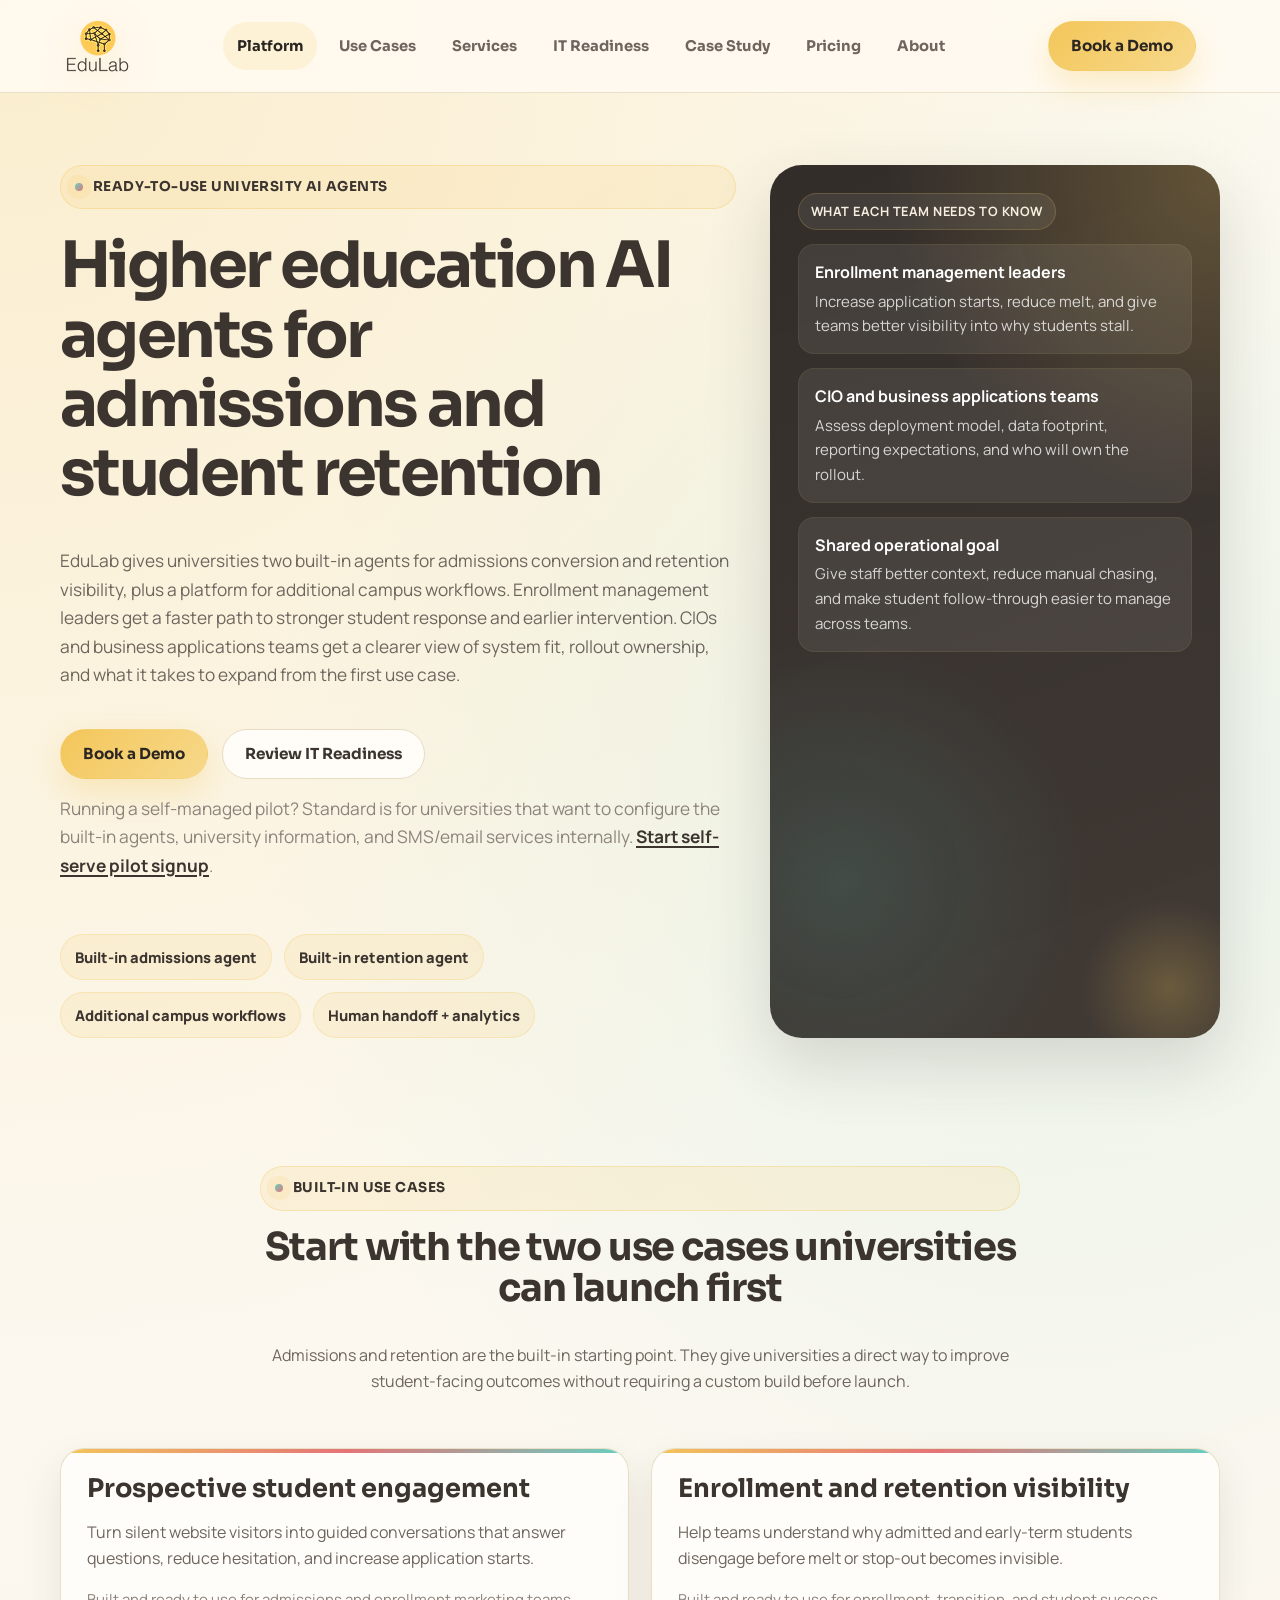
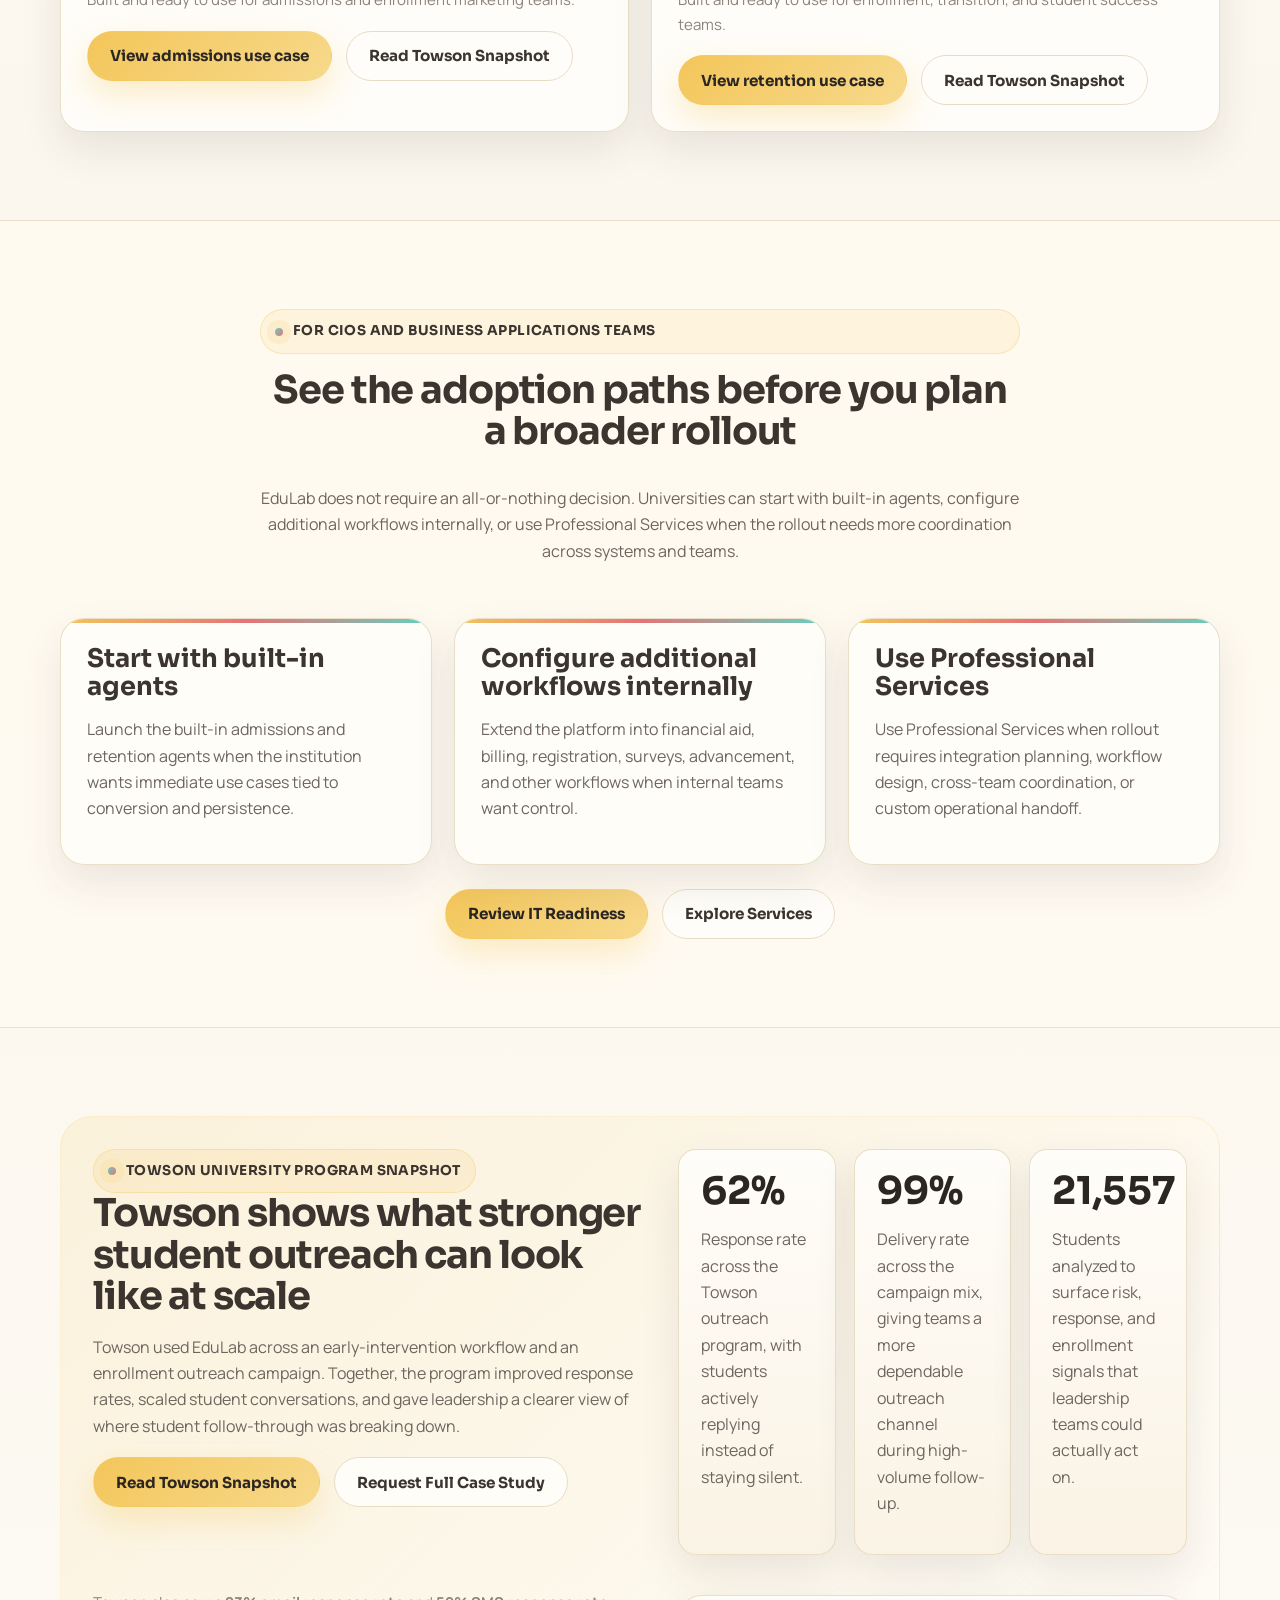
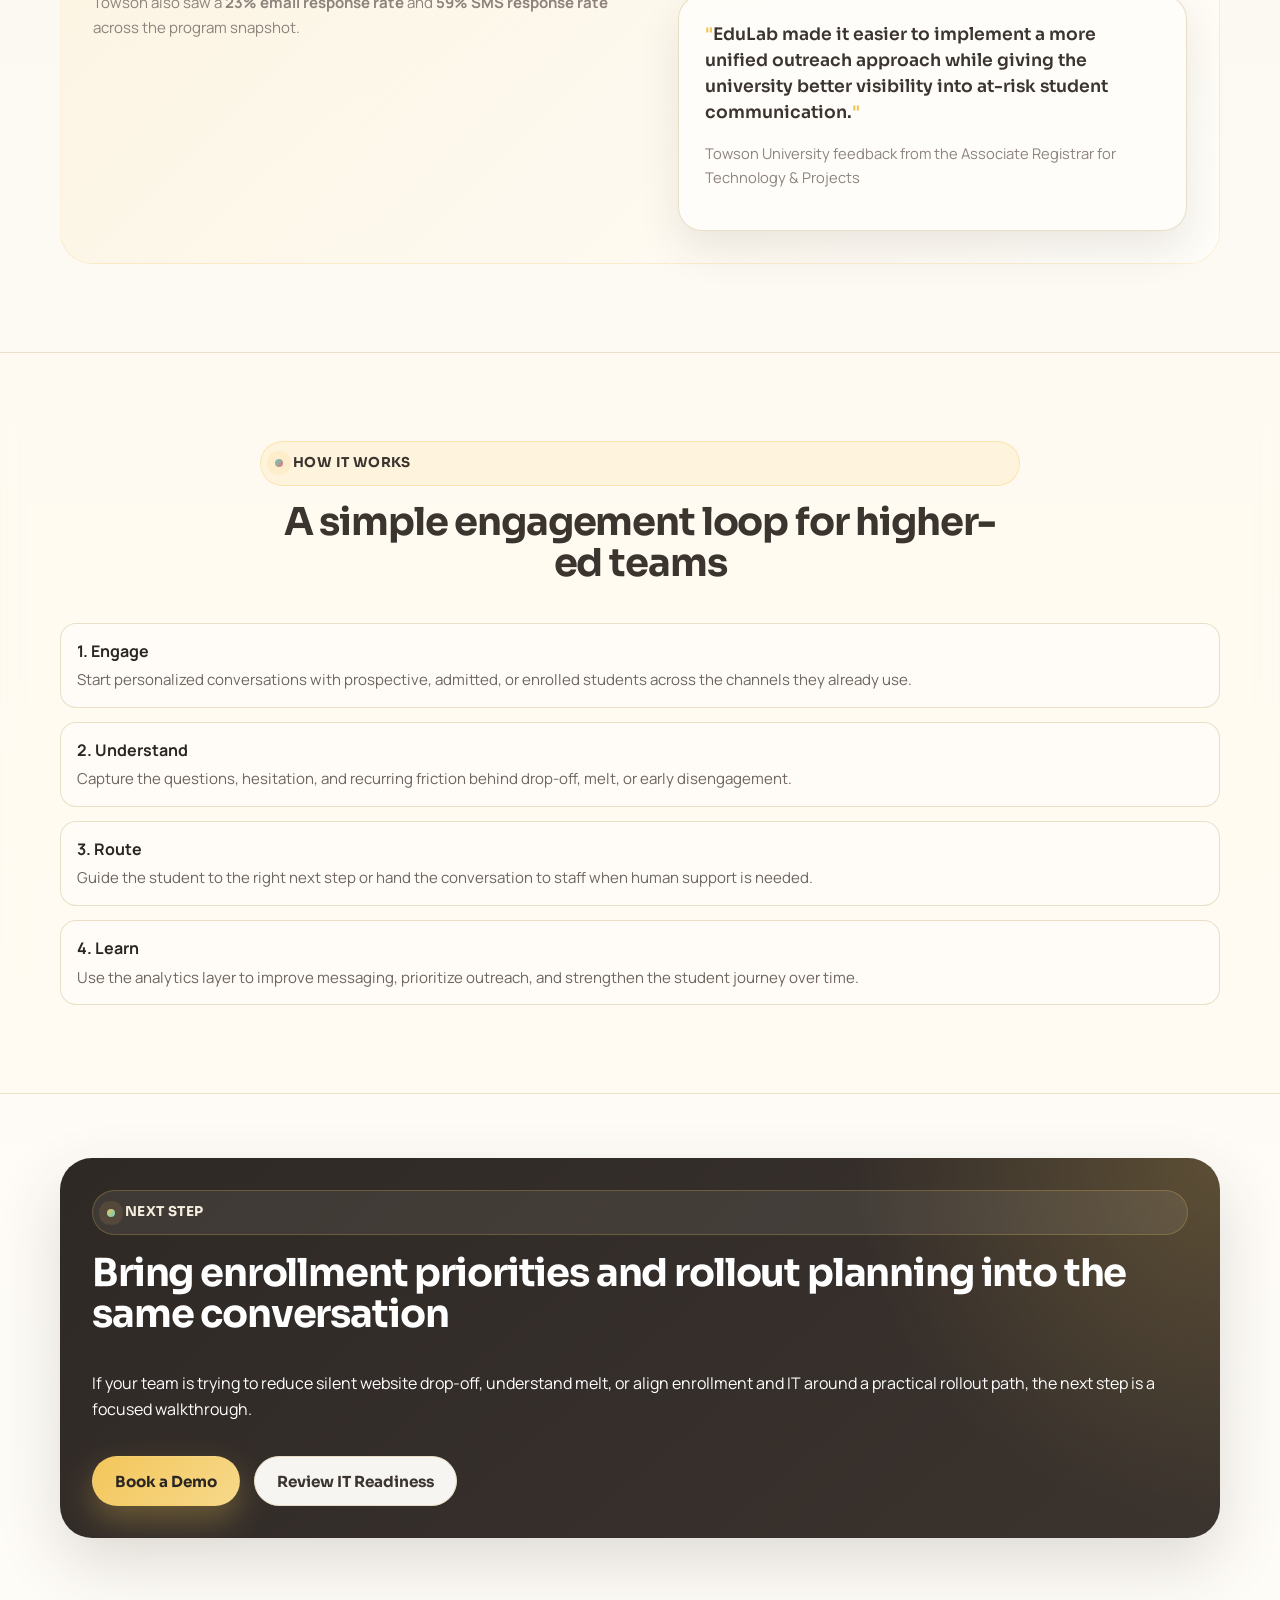
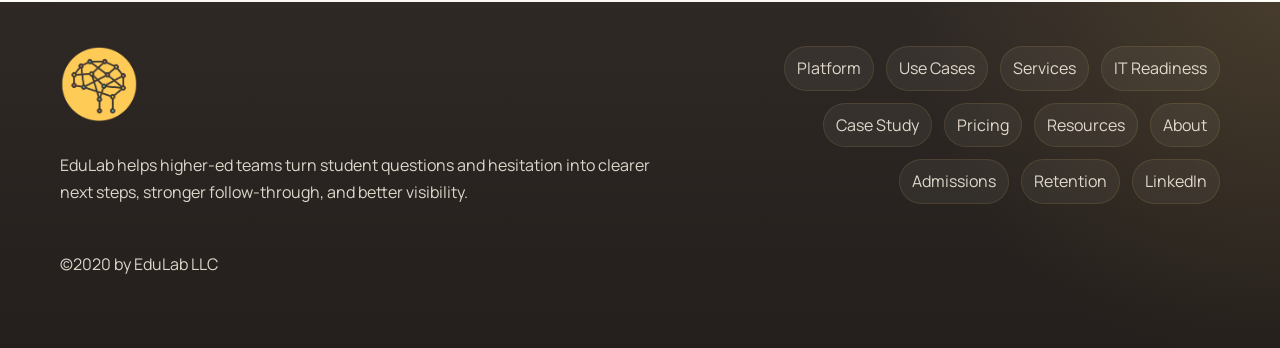
<file: index.html>
<!DOCTYPE html>
<html lang="en">
  <head>
    <meta charset="UTF-8" />
    <meta name="viewport" content="width=device-width, initial-scale=1.0" />
    <title>Higher Education AI Agents for Admissions and Retention | EduLab</title>
    <meta
      name="description"
      content="EduLab gives universities built-in AI agents for admissions and retention, plus a platform for student outreach, campus workflows, and rollout planning."
    />
    <link rel="canonical" href="https://www.edulab.ai/" />
    <meta property="og:title" content="Higher Education AI Agents for Admissions and Retention | EduLab" />
    <meta
      property="og:description"
      content="EduLab gives universities built-in AI agents for admissions and retention, plus a platform for student outreach, campus workflows, and rollout planning."
    />
    <meta property="og:type" content="website" />
    <meta property="og:url" content="https://www.edulab.ai/" />
    <meta property="og:image" content="https://www.edulab.ai/assets/images/logo.png" />
    <meta name="twitter:card" content="summary_large_image" />
    <meta name="twitter:title" content="Higher Education AI Agents for Admissions and Retention | EduLab" />
    <meta
      name="twitter:description"
      content="EduLab gives universities built-in AI agents for admissions and retention, plus a platform for student outreach, campus workflows, and rollout planning."
    />
    <meta name="twitter:image" content="https://www.edulab.ai/assets/images/logo.png" />
    <link rel="icon" type="image/png" href="assets/images/favicon.png" />
    <link rel="preconnect" href="https://fonts.googleapis.com" />
    <link rel="preconnect" href="https://fonts.gstatic.com" crossorigin />
    <link
      href="https://fonts.googleapis.com/css2?family=Manrope:wght@400;500;600;700;800&family=Sora:wght@500;600;700;800&display=swap"
      rel="stylesheet"
    />
    <link rel="stylesheet" href="assets/styles.css" />
    <script defer src="assets/script.js"></script>
    <script type="application/ld+json">
      {
        "@context": "https://schema.org",
        "@graph": [
          {
            "@type": "Organization",
            "name": "EduLab",
            "url": "https://www.edulab.ai/",
            "logo": "https://www.edulab.ai/assets/images/logo.png",
            "sameAs": ["https://www.linkedin.com/company/105492879/"]
          },
          {
            "@type": "WebSite",
            "name": "EduLab",
            "url": "https://www.edulab.ai/"
          }
        ]
      }
    </script>
  </head>
  <body>
    <header class="site-header">
      <div class="container header-inner">
        <a class="brand" href="index.html">
          <img class="brand-wordmark" src="assets/images/logo.png" alt="EduLab" />
        </a>
        <button class="nav-toggle" aria-expanded="false" aria-controls="site-nav">Menu</button>
        <nav id="site-nav" class="site-nav" aria-label="Primary">
          <a class="nav-link active" href="index.html">Platform</a>
          <div class="nav-group">
            <a class="nav-link nav-parent" href="solutions.html">Use Cases</a>
            <div class="nav-subnav" aria-label="Use case pages">
              <a class="nav-sublink" href="prospective-student-engagement.html">Admissions</a>
              <a class="nav-sublink" href="enrollment-retention-visibility.html">Retention</a>
            </div>
          </div>
          <a class="nav-link" href="professional-services.html">Services</a>
          <a class="nav-link" href="enterprise-readiness.html">IT Readiness</a>
          <a class="nav-link" href="case-study.html">Case Study</a>
          <a class="nav-link" href="pricing.html">Pricing</a>
          <a class="nav-link" href="about.html">About</a>
        </nav>
        <a class="button button-primary header-cta" href="book-appointment.html">Book a Demo</a>
      </div>
    </header>

    <main>
      <section class="page-hero">
        <div class="container hero-layout">
          <div class="hero-copy">
            <span class="eyebrow">Ready-to-Use University AI Agents</span>
            <h1>Higher education AI agents for admissions and student retention</h1>
            <p>
              EduLab gives universities two built-in agents for admissions conversion and retention visibility, plus a platform for additional
              campus workflows. Enrollment management leaders get a faster path to stronger student response and earlier intervention. CIOs and
              business applications teams get a clearer view of system fit, rollout ownership, and what it takes to expand from the first use case.
            </p>
            <div class="button-row">
              <a class="button button-primary" href="book-appointment.html">Book a Demo</a>
              <a class="button button-secondary" href="enterprise-readiness.html">Review IT Readiness</a>
            </div>
            <p class="muted-note cta-helper">
              Running a self-managed pilot? Standard is for universities that want to configure the built-in agents, university information, and
              SMS/email services internally. <a class="inline-link" href="https://signup.edulab.ai/">Start self-serve pilot signup</a>.
            </p>
            <div class="kpi-line">
              <span class="kpi-chip">Built-in admissions agent</span>
              <span class="kpi-chip">Built-in retention agent</span>
              <span class="kpi-chip">Additional campus workflows</span>
              <span class="kpi-chip">Human handoff + analytics</span>
            </div>
          </div>
          <aside class="hero-panel">
            <span class="panel-kicker">What each team needs to know</span>
            <ul class="signal-list">
              <li>
                <strong>Enrollment management leaders</strong>
                <span>Increase application starts, reduce melt, and give teams better visibility into why students stall.</span>
              </li>
              <li>
                <strong>CIO and business applications teams</strong>
                <span>Assess deployment model, data footprint, reporting expectations, and who will own the rollout.</span>
              </li>
              <li>
                <strong>Shared operational goal</strong>
                <span>Give staff better context, reduce manual chasing, and make student follow-through easier to manage across teams.</span>
              </li>
            </ul>
          </aside>
        </div>
      </section>

      <section class="section">
        <div class="container">
          <div class="section-heading centered">
            <span class="eyebrow">Built-In Use Cases</span>
            <h2>Start with the two use cases universities can launch first</h2>
            <p>
              Admissions and retention are the built-in starting point. They give universities a direct way to improve student-facing outcomes
              without requiring a custom build before launch.
            </p>
          </div>
          <div class="grid two">
            <article class="card card-accent">
              <h3>Prospective student engagement</h3>
              <p>
                Turn silent website visitors into guided conversations that answer questions, reduce hesitation, and increase application starts.
              </p>
              <p class="muted-note">Built and ready to use for admissions and enrollment marketing teams.</p>
              <div class="button-row" style="margin-top: 18px">
                <a class="button button-primary" href="prospective-student-engagement.html">View admissions use case</a>
                <a class="button button-secondary" href="case-study.html">Read Towson Snapshot</a>
              </div>
            </article>
            <article class="card card-accent">
              <h3>Enrollment and retention visibility</h3>
              <p>
                Help teams understand why admitted and early-term students disengage before melt or stop-out becomes invisible.
              </p>
              <p class="muted-note">Built and ready to use for enrollment, transition, and student success teams.</p>
              <div class="button-row" style="margin-top: 18px">
                <a class="button button-primary" href="enrollment-retention-visibility.html">View retention use case</a>
                <a class="button button-secondary" href="case-study.html">Read Towson Snapshot</a>
              </div>
            </article>
          </div>
        </div>
      </section>

      <section class="section section-band">
        <div class="container">
          <div class="section-heading centered">
            <span class="eyebrow">For CIOs and Business Applications Teams</span>
            <h2>See the adoption paths before you plan a broader rollout</h2>
            <p>
              EduLab does not require an all-or-nothing decision. Universities can start with built-in agents, configure additional workflows
              internally, or use Professional Services when the rollout needs more coordination across systems and teams.
            </p>
          </div>
          <div class="grid three">
            <article class="card card-accent">
              <h3>Start with built-in agents</h3>
              <p>Launch the built-in admissions and retention agents when the institution wants immediate use cases tied to conversion and persistence.</p>
            </article>
            <article class="card card-accent">
              <h3>Configure additional workflows internally</h3>
              <p>Extend the platform into financial aid, billing, registration, surveys, advancement, and other workflows when internal teams want control.</p>
            </article>
            <article class="card card-accent">
              <h3>Use Professional Services</h3>
              <p>Use Professional Services when rollout requires integration planning, workflow design, cross-team coordination, or custom operational handoff.</p>
            </article>
          </div>
          <div class="button-row" style="justify-content: center; margin-top: 24px">
            <a class="button button-primary" href="enterprise-readiness.html">Review IT Readiness</a>
            <a class="button button-secondary" href="professional-services.html">Explore Services</a>
          </div>
        </div>
      </section>

      <section class="section">
        <div class="container">
          <div class="split-callout">
            <div>
              <span class="eyebrow">Towson University Program Snapshot</span>
              <h2>Towson shows what stronger student outreach can look like at scale</h2>
              <p>
                Towson used EduLab across an early-intervention workflow and an enrollment outreach campaign. Together, the program improved response
                rates, scaled student conversations, and gave leadership a clearer view of where student follow-through was breaking down.
              </p>
              <div class="button-row" style="margin-top: 18px">
                <a class="button button-primary" href="case-study.html">Read Towson Snapshot</a>
                <a
                  class="button button-secondary"
                  href="mailto:sales@edulab.ai?subject=Request%20Towson%20University%20Case%20Study&amp;body=Hi%20EduLab%2C%0A%0AI%27d%20like%20a%20copy%20of%20the%20Towson%20University%20case%20study.%0A%0AName%3A%0AUniversity%3A%0ATitle%3A%0APrimary%20interest%3A%20Admissions%20%2F%20Retention%20%2F%20IT%20Review%0A"
                  >Request Full Case Study</a
                >
              </div>
            </div>
            <div class="metric-grid">
              <div class="metric-card">
                <span class="stat-value">62%</span>
                <p>Response rate across the Towson outreach program, with students actively replying instead of staying silent.</p>
              </div>
              <div class="metric-card">
                <span class="stat-value">99%</span>
                <p>Delivery rate across the campaign mix, giving teams a more dependable outreach channel during high-volume follow-up.</p>
              </div>
              <div class="metric-card">
                <span class="stat-value">21,557</span>
                <p>Students analyzed to surface risk, response, and enrollment signals that leadership teams could actually act on.</p>
              </div>
            </div>
            <p class="muted-note" style="margin-top: 14px">
              Towson also saw a <strong>23% email response rate</strong> and <strong>59% SMS response rate</strong> across the program snapshot.
            </p>
            <article class="card quote-card" style="margin-top: 18px">
              <blockquote>EduLab made it easier to implement a more unified outreach approach while giving the university better visibility into at-risk student communication.</blockquote>
              <p class="quote-attribution">Towson University feedback from the Associate Registrar for Technology &amp; Projects</p>
            </article>
          </div>
        </div>
      </section>

      <section class="section section-band">
        <div class="container">
          <div class="section-heading centered">
            <span class="eyebrow">How It Works</span>
            <h2>A simple engagement loop for higher-ed teams</h2>
          </div>
          <ol class="timeline">
            <li>
              <strong>1. Engage</strong>
              <span>Start personalized conversations with prospective, admitted, or enrolled students across the channels they already use.</span>
            </li>
            <li>
              <strong>2. Understand</strong>
              <span>Capture the questions, hesitation, and recurring friction behind drop-off, melt, or early disengagement.</span>
            </li>
            <li>
              <strong>3. Route</strong>
              <span>Guide the student to the right next step or hand the conversation to staff when human support is needed.</span>
            </li>
            <li>
              <strong>4. Learn</strong>
              <span>Use the analytics layer to improve messaging, prioritize outreach, and strengthen the student journey over time.</span>
            </li>
          </ol>
        </div>
      </section>

      <section class="section compact">
        <div class="container">
          <div class="cta-banner">
            <span class="eyebrow">Next Step</span>
            <h2>Bring enrollment priorities and rollout planning into the same conversation</h2>
            <p>
              If your team is trying to reduce silent website drop-off, understand melt, or align enrollment and IT around a practical rollout path,
              the next step is a focused walkthrough.
            </p>
            <div class="button-row">
              <a class="button button-primary" href="book-appointment.html">Book a Demo</a>
              <a class="button button-secondary" href="enterprise-readiness.html">Review IT Readiness</a>
            </div>
          </div>
        </div>
      </section>
    </main>

    <footer class="site-footer">
      <div class="container footer-grid">
        <div class="footer-brand">
          <img class="footer-wordmark" src="assets/images/logo-mark.png" alt="EduLab" />
          <p>EduLab helps higher-ed teams turn student questions and hesitation into clearer next steps, stronger follow-through, and better visibility.</p>
          <p>©2020 by EduLab LLC</p>
        </div>
        <nav class="footer-nav" aria-label="Footer">
          <a href="index.html">Platform</a>
          <a href="solutions.html">Use Cases</a>
          <a href="professional-services.html">Services</a>
          <a href="enterprise-readiness.html">IT Readiness</a>
          <a href="case-study.html">Case Study</a>
          <a href="pricing.html">Pricing</a>
          <a href="resources.html">Resources</a>
          <a href="about.html">About</a>
          <a href="prospective-student-engagement.html">Admissions</a>
          <a href="enrollment-retention-visibility.html">Retention</a>
          <a href="https://www.linkedin.com/company/105492879/" target="_blank" rel="noopener noreferrer">LinkedIn</a>
        </nav>
      </div>
    </footer>
  </body>
</html>
</file>
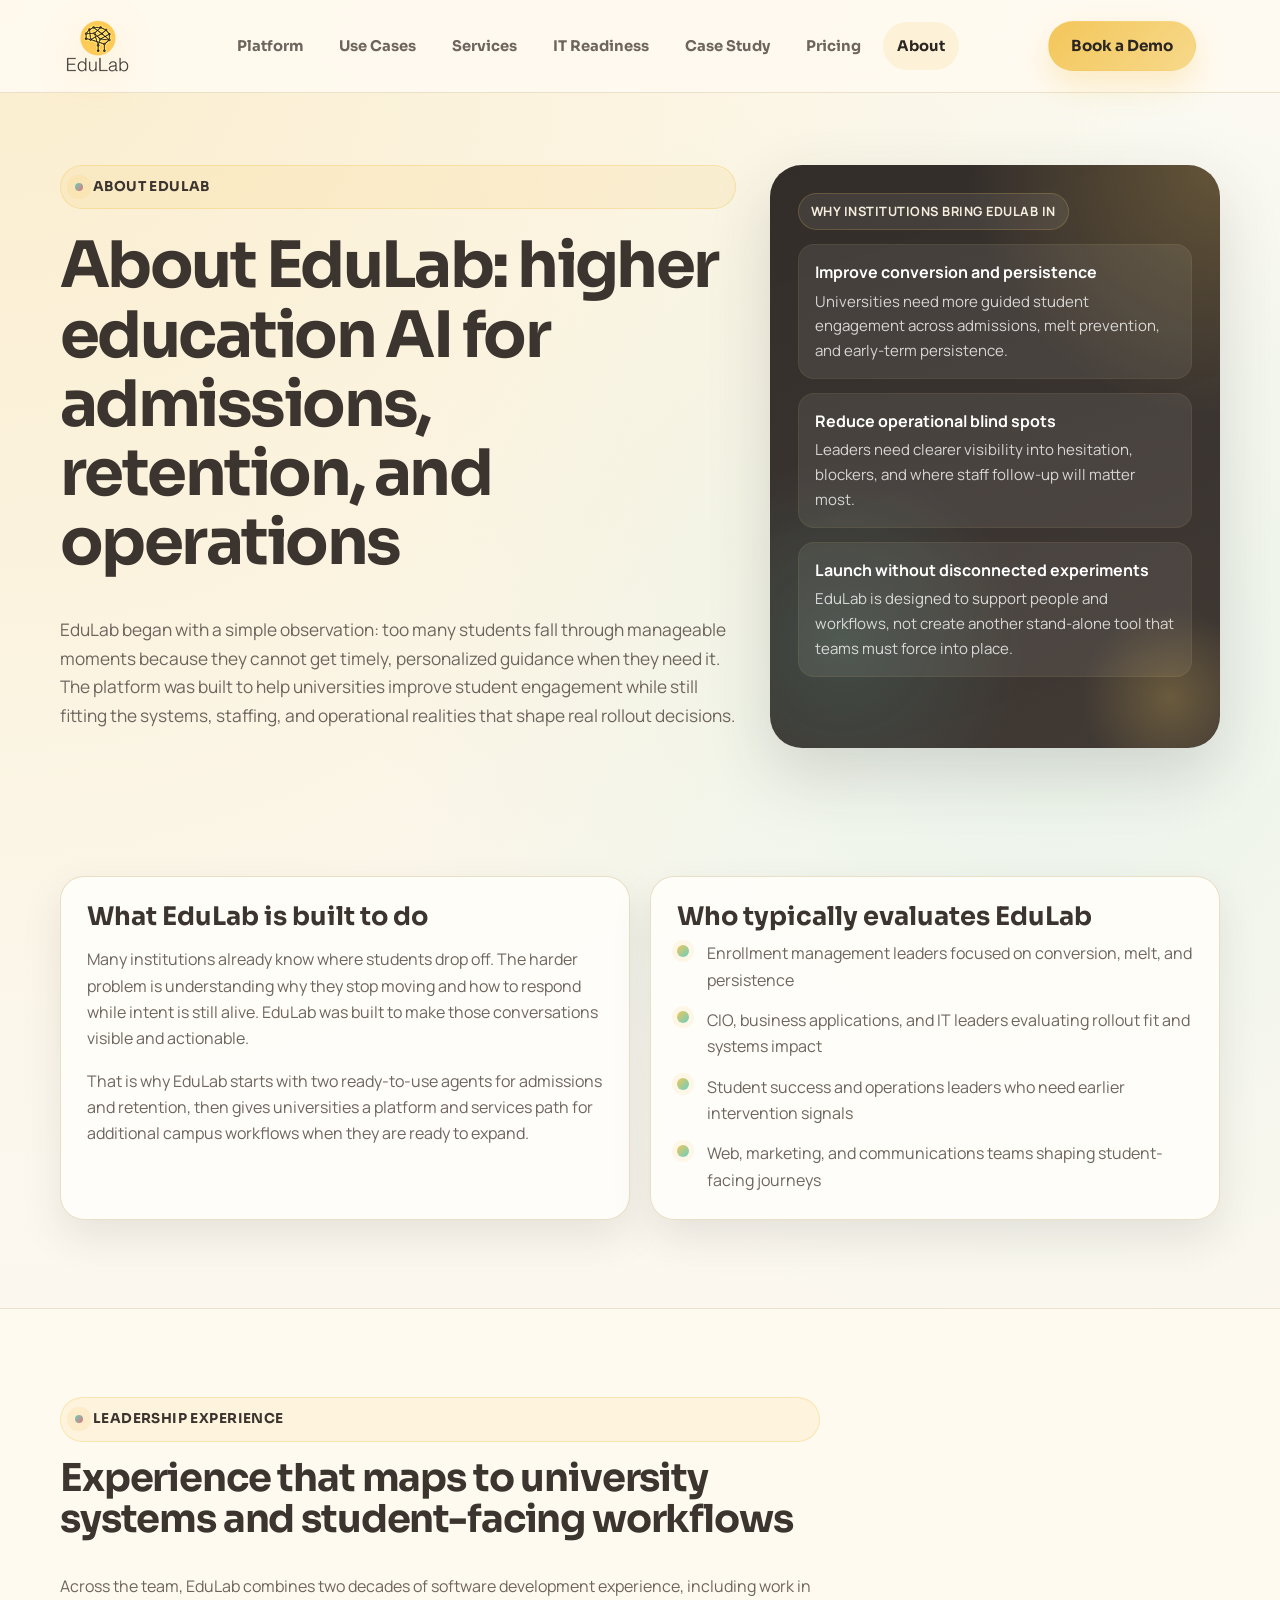
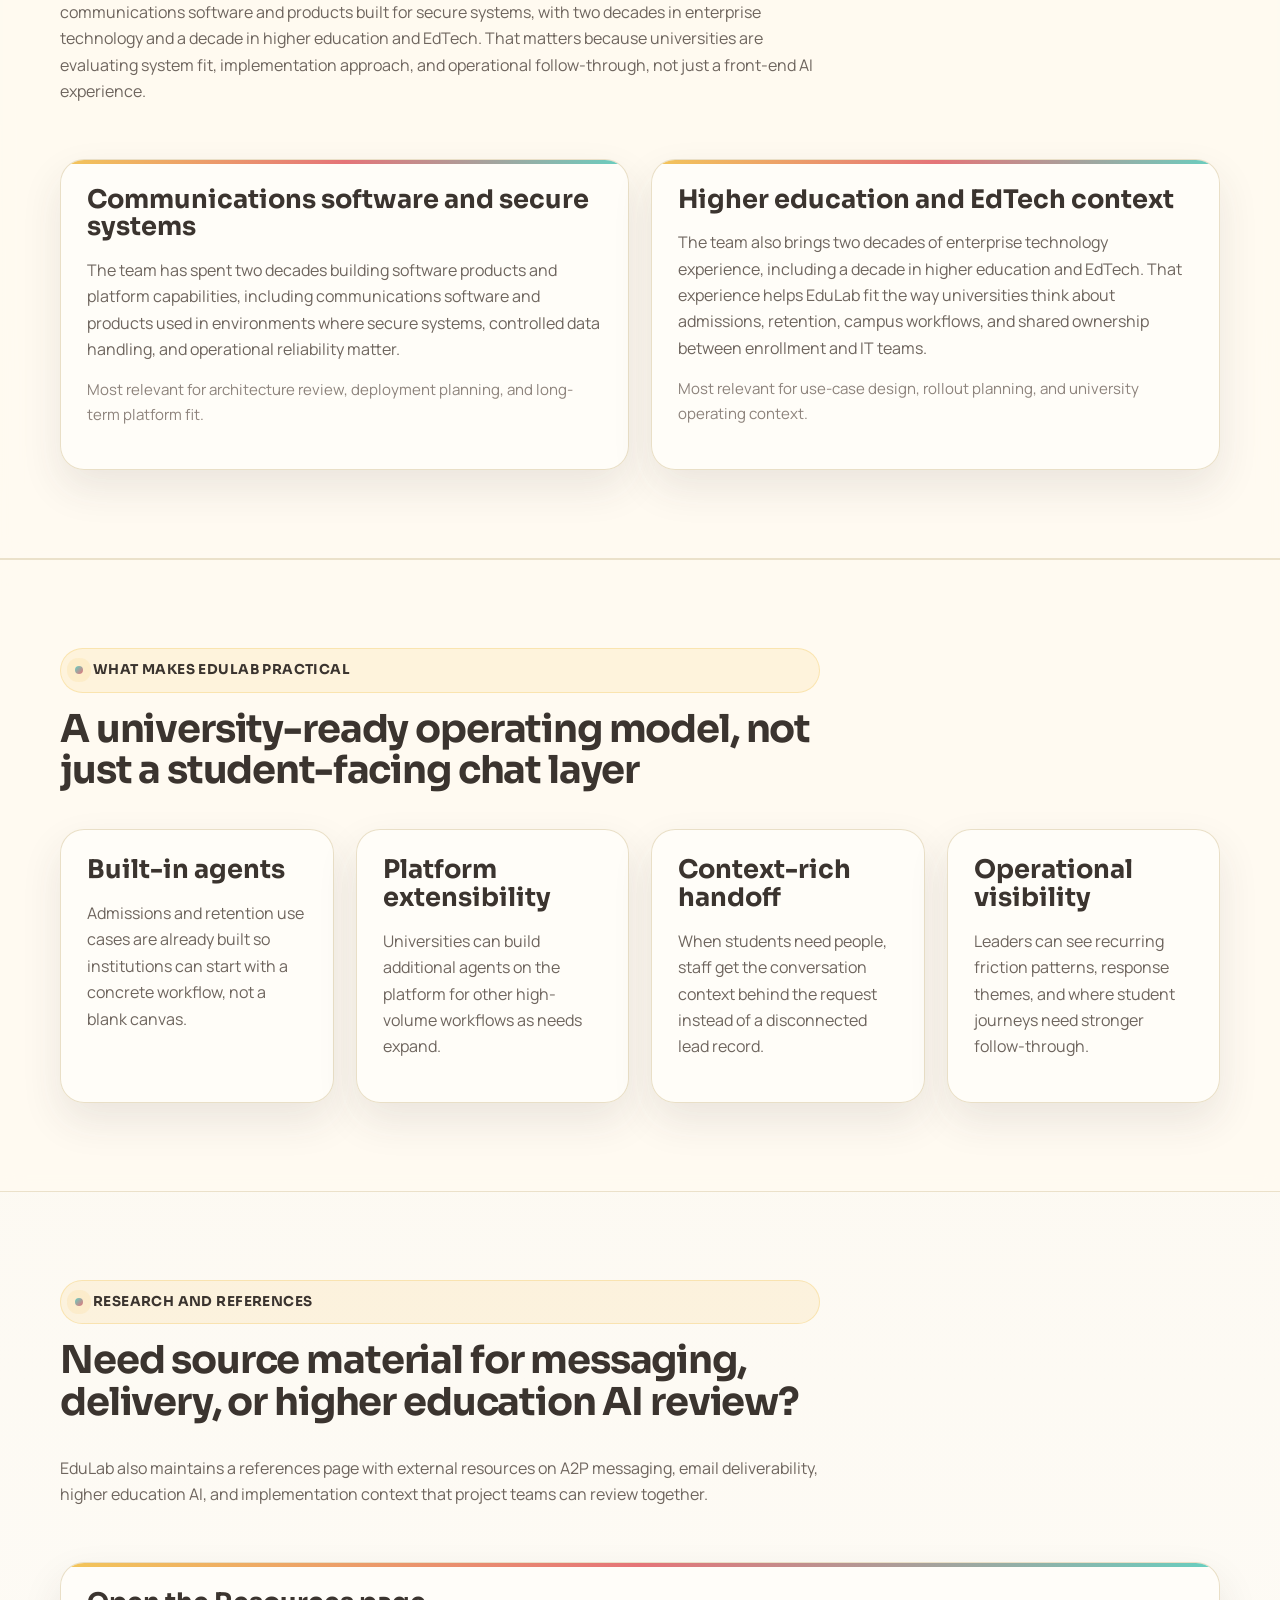
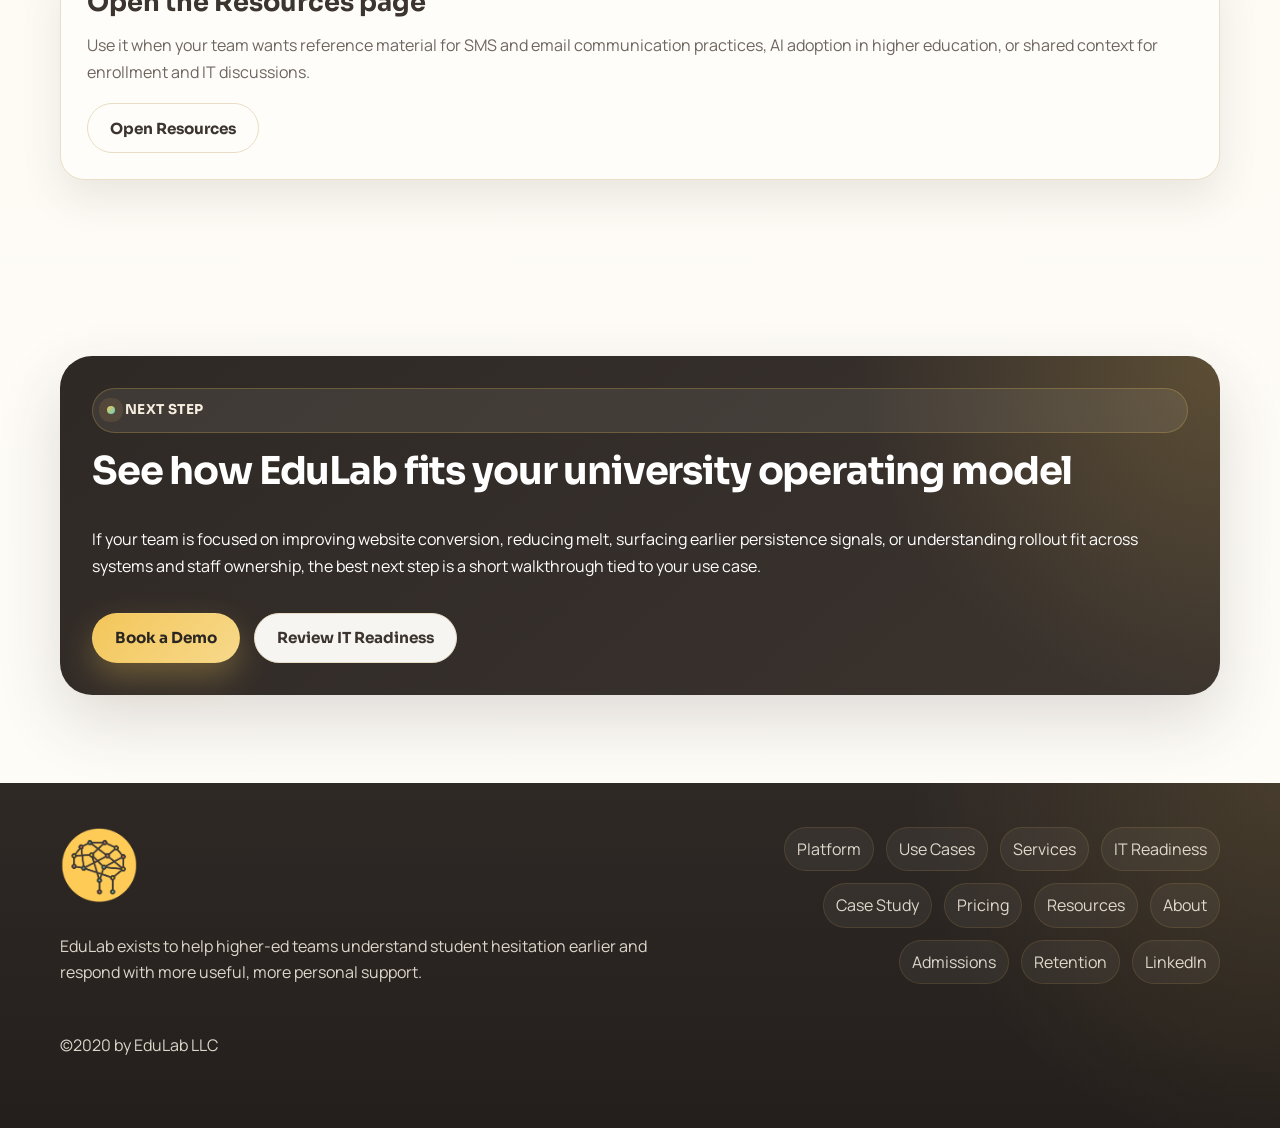
<file: about.html>
<!DOCTYPE html>
<html lang="en">
  <head>
    <meta charset="UTF-8" />
    <meta name="viewport" content="width=device-width, initial-scale=1.0" />
    <title>About EduLab | Higher Education AI for Admissions and Retention</title>
    <meta
      name="description"
      content="Learn how EduLab supports university admissions, retention, and student outreach with built-in AI agents, workflow visibility, and rollout planning."
    />
    <link rel="canonical" href="https://www.edulab.ai/about.html" />
    <meta property="og:title" content="About EduLab | Higher Education AI for Admissions and Retention" />
    <meta
      property="og:description"
      content="Learn how EduLab supports university admissions, retention, and student outreach with built-in AI agents, workflow visibility, and rollout planning."
    />
    <meta property="og:type" content="website" />
    <meta property="og:url" content="https://www.edulab.ai/about.html" />
    <meta property="og:image" content="https://www.edulab.ai/assets/images/logo.png" />
    <meta name="twitter:card" content="summary_large_image" />
    <meta name="twitter:title" content="About EduLab | Higher Education AI for Admissions and Retention" />
    <meta
      name="twitter:description"
      content="Learn how EduLab supports university admissions, retention, and student outreach with built-in AI agents, workflow visibility, and rollout planning."
    />
    <meta name="twitter:image" content="https://www.edulab.ai/assets/images/logo.png" />
    <link rel="icon" type="image/png" href="assets/images/favicon.png" />
    <link rel="preconnect" href="https://fonts.googleapis.com" />
    <link rel="preconnect" href="https://fonts.gstatic.com" crossorigin />
    <link
      href="https://fonts.googleapis.com/css2?family=Manrope:wght@400;500;600;700;800&family=Sora:wght@500;600;700;800&display=swap"
      rel="stylesheet"
    />
    <link rel="stylesheet" href="assets/styles.css" />
    <script defer src="assets/script.js"></script>
    <script type="application/ld+json">
      {
        "@context": "https://schema.org",
        "@type": "Organization",
        "name": "EduLab",
        "url": "https://www.edulab.ai/",
        "logo": "https://www.edulab.ai/assets/images/logo.png",
        "sameAs": ["https://www.linkedin.com/company/105492879/"]
      }
    </script>
  </head>
  <body>
    <header class="site-header">
      <div class="container header-inner">
        <a class="brand" href="index.html">
          <img class="brand-wordmark" src="assets/images/logo.png" alt="EduLab" />
        </a>
        <button class="nav-toggle" aria-expanded="false" aria-controls="site-nav">Menu</button>
        <nav id="site-nav" class="site-nav" aria-label="Primary">
          <a class="nav-link" href="index.html">Platform</a>
          <div class="nav-group">
            <a class="nav-link nav-parent" href="solutions.html">Use Cases</a>
            <div class="nav-subnav" aria-label="Use case pages">
              <a class="nav-sublink" href="prospective-student-engagement.html">Admissions</a>
              <a class="nav-sublink" href="enrollment-retention-visibility.html">Retention</a>
            </div>
          </div>
          <a class="nav-link" href="professional-services.html">Services</a>
          <a class="nav-link" href="enterprise-readiness.html">IT Readiness</a>
          <a class="nav-link" href="case-study.html">Case Study</a>
          <a class="nav-link" href="pricing.html">Pricing</a>
          <a class="nav-link active" href="about.html">About</a>
        </nav>
        <a class="button button-primary header-cta" href="book-appointment.html">Book a Demo</a>
      </div>
    </header>

    <main>
      <section class="page-hero">
        <div class="container hero-layout">
          <div class="hero-copy">
            <span class="eyebrow">About EduLab</span>
            <h1>About EduLab: higher education AI for admissions, retention, and operations</h1>
            <p>
              EduLab began with a simple observation: too many students fall through manageable moments because they cannot get timely, personalized
              guidance when they need it. The platform was built to help universities improve student engagement while still fitting the systems,
              staffing, and operational realities that shape real rollout decisions.
            </p>
          </div>
          <aside class="hero-panel">
            <span class="panel-kicker">Why institutions bring EduLab in</span>
            <ul class="signal-list">
              <li>
                <strong>Improve conversion and persistence</strong>
                <span>Universities need more guided student engagement across admissions, melt prevention, and early-term persistence.</span>
              </li>
              <li>
                <strong>Reduce operational blind spots</strong>
                <span>Leaders need clearer visibility into hesitation, blockers, and where staff follow-up will matter most.</span>
              </li>
              <li>
                <strong>Launch without disconnected experiments</strong>
                <span>EduLab is designed to support people and workflows, not create another stand-alone tool that teams must force into place.</span>
              </li>
            </ul>
          </aside>
        </div>
      </section>

      <section class="section">
        <div class="container page-intro-grid">
          <article class="card">
            <h3>What EduLab is built to do</h3>
            <p>
              Many institutions already know where students drop off. The harder problem is understanding why they stop moving and how to respond
              while intent is still alive. EduLab was built to make those conversations visible and actionable.
            </p>
            <p>
              That is why EduLab starts with two ready-to-use agents for admissions and retention, then gives universities a platform and services
              path for additional campus workflows when they are ready to expand.
            </p>
          </article>
          <article class="card">
            <h3>Who typically evaluates EduLab</h3>
            <ul class="check-list">
              <li>Enrollment management leaders focused on conversion, melt, and persistence</li>
              <li>CIO, business applications, and IT leaders evaluating rollout fit and systems impact</li>
              <li>Student success and operations leaders who need earlier intervention signals</li>
              <li>Web, marketing, and communications teams shaping student-facing journeys</li>
            </ul>
          </article>
        </div>
      </section>

      <section class="section section-band">
        <div class="container">
          <div class="section-heading">
            <span class="eyebrow">Leadership Experience</span>
            <h2>Experience that maps to university systems and student-facing workflows</h2>
            <p>
              Across the team, EduLab combines two decades of software development experience, including work in communications software and products
              built for secure systems, with two decades in enterprise technology and a decade in higher education and EdTech. That matters because
              universities are evaluating system fit, implementation approach, and operational follow-through, not just a front-end AI experience.
            </p>
          </div>
          <div class="grid two">
            <article class="card card-accent">
              <h3>Communications software and secure systems</h3>
              <p>
                The team has spent two decades building software products and platform capabilities, including communications software and products
                used in environments where secure systems, controlled data handling, and operational reliability matter.
              </p>
              <p class="muted-note">Most relevant for architecture review, deployment planning, and long-term platform fit.</p>
            </article>
            <article class="card card-accent">
              <h3>Higher education and EdTech context</h3>
              <p>
                The team also brings two decades of enterprise technology experience, including a decade in higher education and EdTech. That
                experience helps EduLab fit the way universities think about admissions, retention, campus workflows, and shared ownership between
                enrollment and IT teams.
              </p>
              <p class="muted-note">Most relevant for use-case design, rollout planning, and university operating context.</p>
            </article>
          </div>
        </div>
      </section>

      <section class="section section-band">
        <div class="container">
          <div class="section-heading">
            <span class="eyebrow">What makes EduLab practical</span>
            <h2>A university-ready operating model, not just a student-facing chat layer</h2>
          </div>
          <div class="grid four">
            <article class="card">
              <h3>Built-in agents</h3>
              <p>Admissions and retention use cases are already built so institutions can start with a concrete workflow, not a blank canvas.</p>
            </article>
            <article class="card">
              <h3>Platform extensibility</h3>
              <p>Universities can build additional agents on the platform for other high-volume workflows as needs expand.</p>
            </article>
            <article class="card">
              <h3>Context-rich handoff</h3>
              <p>When students need people, staff get the conversation context behind the request instead of a disconnected lead record.</p>
            </article>
            <article class="card">
              <h3>Operational visibility</h3>
              <p>Leaders can see recurring friction patterns, response themes, and where student journeys need stronger follow-through.</p>
            </article>
          </div>
        </div>
      </section>

      <section class="section">
        <div class="container">
          <div class="section-heading">
            <span class="eyebrow">Research and References</span>
            <h2>Need source material for messaging, delivery, or higher education AI review?</h2>
            <p>
              EduLab also maintains a references page with external resources on A2P messaging, email deliverability, higher education AI, and
              implementation context that project teams can review together.
            </p>
          </div>
          <article class="card card-accent">
            <h3>Open the Resources page</h3>
            <p>
              Use it when your team wants reference material for SMS and email communication practices, AI adoption in higher education, or shared
              context for enrollment and IT discussions.
            </p>
            <div class="button-row" style="margin-top: 18px">
              <a class="button button-secondary" href="resources.html">Open Resources</a>
            </div>
          </article>
        </div>
      </section>

      <section class="section">
        <div class="container">
          <div class="cta-banner">
            <span class="eyebrow">Next Step</span>
            <h2>See how EduLab fits your university operating model</h2>
            <p>
              If your team is focused on improving website conversion, reducing melt, surfacing earlier persistence signals, or understanding rollout
              fit across systems and staff ownership, the best next step is a short walkthrough tied to your use case.
            </p>
            <div class="button-row">
              <a class="button button-primary" href="book-appointment.html">Book a Demo</a>
              <a class="button button-secondary" href="enterprise-readiness.html">Review IT Readiness</a>
            </div>
          </div>
        </div>
      </section>
    </main>

    <footer class="site-footer">
      <div class="container footer-grid">
        <div class="footer-brand">
          <img class="footer-wordmark" src="assets/images/logo-mark.png" alt="EduLab" />
          <p>EduLab exists to help higher-ed teams understand student hesitation earlier and respond with more useful, more personal support.</p>
          <p>©2020 by EduLab LLC</p>
        </div>
        <nav class="footer-nav" aria-label="Footer">
          <a href="index.html">Platform</a>
          <a href="solutions.html">Use Cases</a>
          <a href="professional-services.html">Services</a>
          <a href="enterprise-readiness.html">IT Readiness</a>
          <a href="case-study.html">Case Study</a>
          <a href="pricing.html">Pricing</a>
          <a href="resources.html">Resources</a>
          <a href="about.html">About</a>
          <a href="prospective-student-engagement.html">Admissions</a>
          <a href="enrollment-retention-visibility.html">Retention</a>
          <a href="https://www.linkedin.com/company/105492879/" target="_blank" rel="noopener noreferrer">LinkedIn</a>
        </nav>
      </div>
    </footer>
  </body>
</html>
</file>
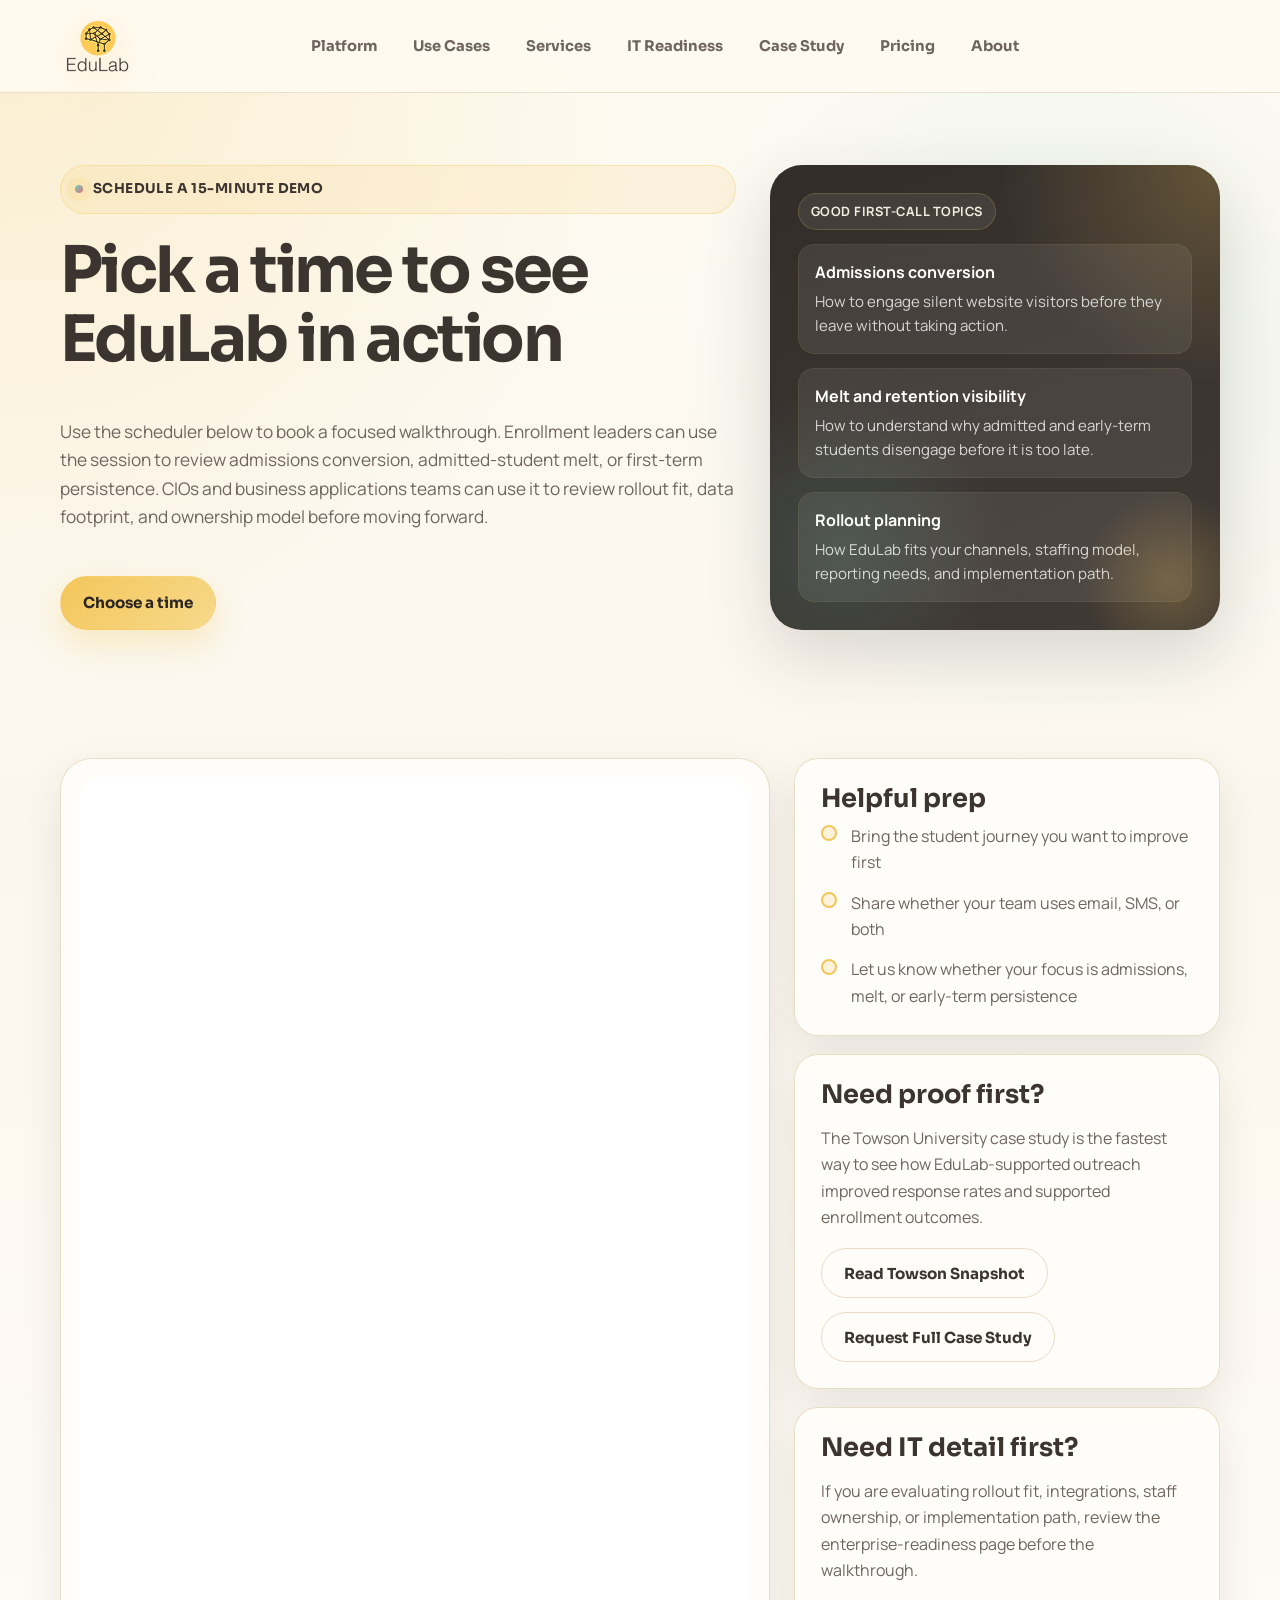
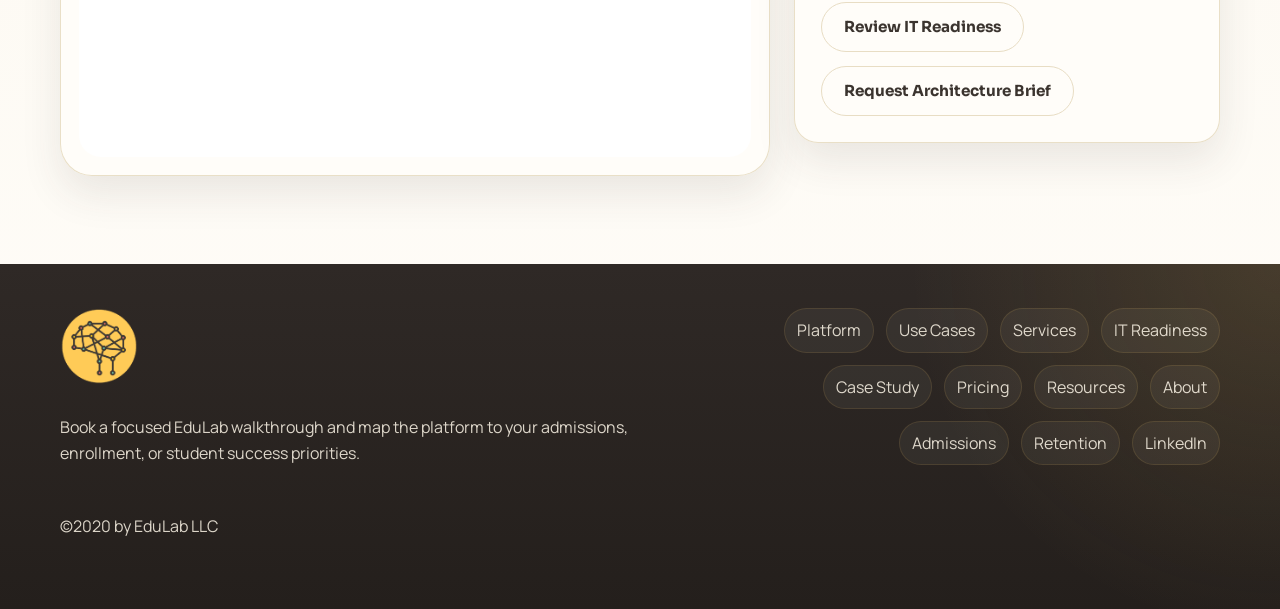
<file: book-appointment.html>
<!DOCTYPE html>
<html lang="en">
  <head>
    <meta charset="UTF-8" />
    <meta name="viewport" content="width=device-width, initial-scale=1.0" />
    <title>Book an EduLab Demo | Higher Education AI Platform</title>
    <meta
      name="description"
      content="Schedule a short EduLab demo for admissions conversion, student melt, retention, and university rollout planning."
    />
    <meta name="robots" content="noindex,follow" />
    <link rel="canonical" href="https://www.edulab.ai/book-appointment.html" />
    <meta property="og:title" content="Book an EduLab Demo | Higher Education AI Platform" />
    <meta
      property="og:description"
      content="Schedule a short EduLab demo for admissions conversion, student melt, retention, and university rollout planning."
    />
    <meta property="og:type" content="website" />
    <meta property="og:url" content="https://www.edulab.ai/book-appointment.html" />
    <meta property="og:image" content="https://www.edulab.ai/assets/images/logo.png" />
    <meta name="twitter:card" content="summary_large_image" />
    <meta name="twitter:title" content="Book an EduLab Demo | Higher Education AI Platform" />
    <meta
      name="twitter:description"
      content="Schedule a short EduLab demo for admissions conversion, student melt, retention, and university rollout planning."
    />
    <meta name="twitter:image" content="https://www.edulab.ai/assets/images/logo.png" />
    <link rel="icon" type="image/png" href="assets/images/favicon.png" />
    <link rel="preconnect" href="https://fonts.googleapis.com" />
    <link rel="preconnect" href="https://fonts.gstatic.com" crossorigin />
    <link
      href="https://fonts.googleapis.com/css2?family=Manrope:wght@400;500;600;700;800&family=Sora:wght@500;600;700;800&display=swap"
      rel="stylesheet"
    />
    <link rel="stylesheet" href="assets/styles.css" />
    <script defer src="assets/script.js"></script>
    <script type="application/ld+json">
      {
        "@context": "https://schema.org",
        "@type": "Organization",
        "name": "EduLab",
        "url": "https://www.edulab.ai/",
        "logo": "https://www.edulab.ai/assets/images/logo.png",
        "sameAs": ["https://www.linkedin.com/company/105492879/"]
      }
    </script>
  </head>
  <body>
    <header class="site-header">
      <div class="container header-inner">
        <a class="brand" href="index.html">
          <img class="brand-wordmark" src="assets/images/logo.png" alt="EduLab" />
        </a>
        <button class="nav-toggle" aria-expanded="false" aria-controls="site-nav">Menu</button>
        <nav id="site-nav" class="site-nav" aria-label="Primary">
          <a class="nav-link" href="index.html">Platform</a>
          <div class="nav-group">
            <a class="nav-link nav-parent" href="solutions.html">Use Cases</a>
            <div class="nav-subnav" aria-label="Use case pages">
              <a class="nav-sublink" href="prospective-student-engagement.html">Admissions</a>
              <a class="nav-sublink" href="enrollment-retention-visibility.html">Retention</a>
            </div>
          </div>
          <a class="nav-link" href="professional-services.html">Services</a>
          <a class="nav-link" href="enterprise-readiness.html">IT Readiness</a>
          <a class="nav-link" href="case-study.html">Case Study</a>
          <a class="nav-link" href="pricing.html">Pricing</a>
          <a class="nav-link" href="about.html">About</a>
        </nav>
      </div>
    </header>

    <main>
      <section class="page-hero">
        <div class="container hero-layout">
          <div class="hero-copy">
            <span class="eyebrow">Schedule a 15-Minute Demo</span>
            <h1>Pick a time to see EduLab in action</h1>
            <p>
              Use the scheduler below to book a focused walkthrough. Enrollment leaders can use the session to review admissions conversion,
              admitted-student melt, or first-term persistence. CIOs and business applications teams can use it to review rollout fit, data
              footprint, and ownership model before moving forward.
            </p>
            <div class="button-row">
              <a class="button button-primary" href="#calendar">Choose a time</a>
            </div>
          </div>
          <aside class="hero-panel">
            <span class="panel-kicker">Good first-call topics</span>
            <ul class="signal-list">
              <li>
                <strong>Admissions conversion</strong>
                <span>How to engage silent website visitors before they leave without taking action.</span>
              </li>
              <li>
                <strong>Melt and retention visibility</strong>
                <span>How to understand why admitted and early-term students disengage before it is too late.</span>
              </li>
              <li>
                <strong>Rollout planning</strong>
                <span>How EduLab fits your channels, staffing model, reporting needs, and implementation path.</span>
              </li>
            </ul>
          </aside>
        </div>
      </section>

      <section id="calendar" class="section">
        <div class="container booking-layout">
          <div class="booking-frame-card">
            <iframe
              class="booking-frame"
              src="https://calendly.com/edulab"
              title="Schedule a demo with EduLab"
              loading="lazy"
            ></iframe>
          </div>
          <aside class="booking-sidebar">
            <article class="card">
              <h3>Helpful prep</h3>
              <ul class="info-list">
                <li>Bring the student journey you want to improve first</li>
                <li>Share whether your team uses email, SMS, or both</li>
                <li>Let us know whether your focus is admissions, melt, or early-term persistence</li>
              </ul>
            </article>
            <article class="card">
              <h3>Need proof first?</h3>
              <p>
                The Towson University case study is the fastest way to see how EduLab-supported outreach improved response rates and supported
                enrollment outcomes.
              </p>
              <div class="button-row" style="margin-top: 18px">
                <a class="button button-secondary" href="case-study.html">Read Towson Snapshot</a>
                <a
                  class="button button-secondary"
                  href="mailto:sales@edulab.ai?subject=Request%20Towson%20University%20Case%20Study&amp;body=Hi%20EduLab%2C%0A%0AI%27d%20like%20a%20copy%20of%20the%20Towson%20University%20case%20study.%0A%0AName%3A%0AUniversity%3A%0ATitle%3A%0APrimary%20interest%3A%20Admissions%20%2F%20Retention%20%2F%20IT%20Review%0A"
                  >Request Full Case Study</a
                >
              </div>
            </article>
            <article class="card">
              <h3>Need IT detail first?</h3>
              <p>
                If you are evaluating rollout fit, integrations, staff ownership, or implementation path, review the enterprise-readiness page before
                the walkthrough.
              </p>
              <div class="button-row" style="margin-top: 18px">
                <a class="button button-secondary" href="enterprise-readiness.html">Review IT Readiness</a>
                <a
                  class="button button-secondary"
                  href="mailto:sales@edulab.ai?subject=Request%20EduLab%20Architecture%20and%20Compliance%20Brief&amp;body=Hi%20EduLab%2C%0A%0AI%27d%20like%20the%20EduLab%20architecture%20and%20compliance%20brief.%0A%0AName%3A%0AUniversity%3A%0ATitle%3A%0ATechnical%20focus%3A%0ADeployment%20questions%3A%0A"
                  >Request Architecture Brief</a
                >
              </div>
            </article>
          </aside>
        </div>
      </section>
    </main>

    <footer class="site-footer">
      <div class="container footer-grid">
        <div class="footer-brand">
          <img class="footer-wordmark" src="assets/images/logo-mark.png" alt="EduLab" />
          <p>Book a focused EduLab walkthrough and map the platform to your admissions, enrollment, or student success priorities.</p>
          <p>©2020 by EduLab LLC</p>
        </div>
        <nav class="footer-nav" aria-label="Footer">
          <a href="index.html">Platform</a>
          <a href="solutions.html">Use Cases</a>
          <a href="professional-services.html">Services</a>
          <a href="enterprise-readiness.html">IT Readiness</a>
          <a href="case-study.html">Case Study</a>
          <a href="pricing.html">Pricing</a>
          <a href="resources.html">Resources</a>
          <a href="about.html">About</a>
          <a href="prospective-student-engagement.html">Admissions</a>
          <a href="enrollment-retention-visibility.html">Retention</a>
          <a href="https://www.linkedin.com/company/105492879/" target="_blank" rel="noopener noreferrer">LinkedIn</a>
        </nav>
      </div>
    </footer>
  </body>
</html>
</file>
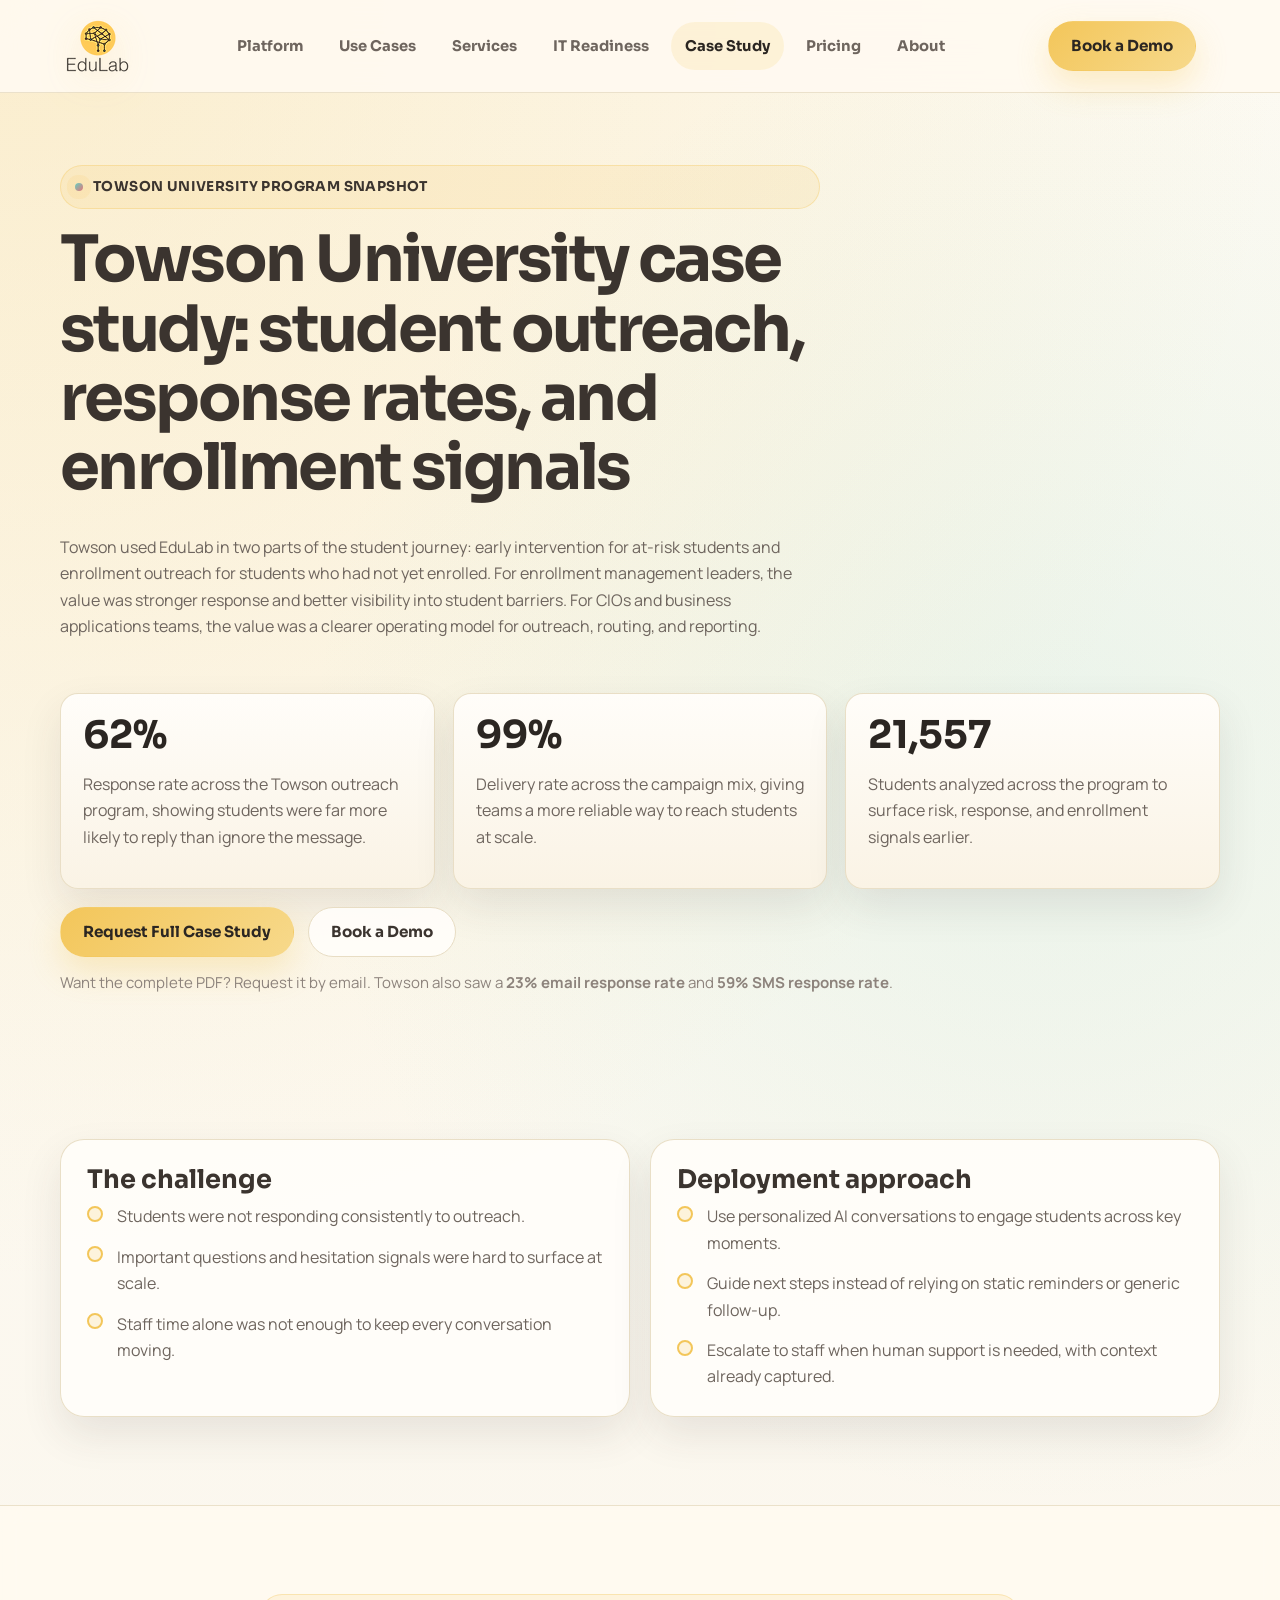
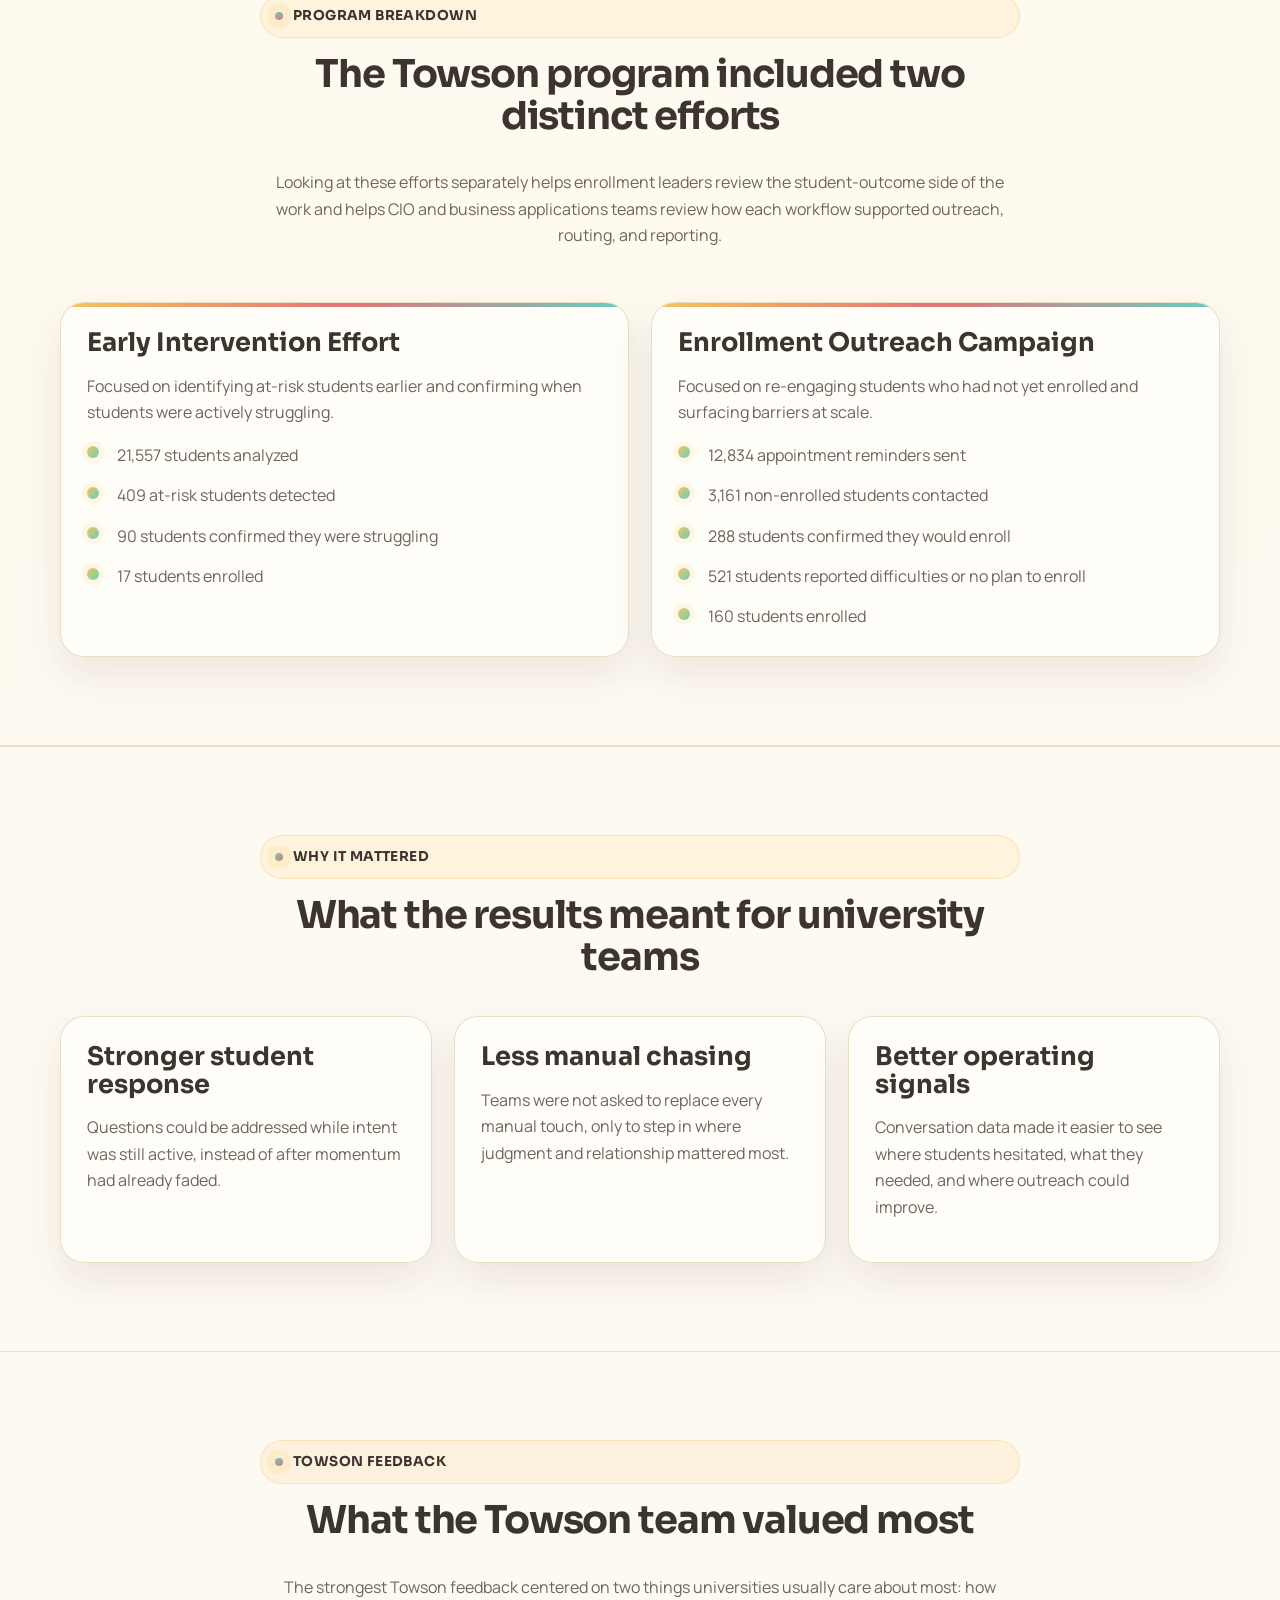
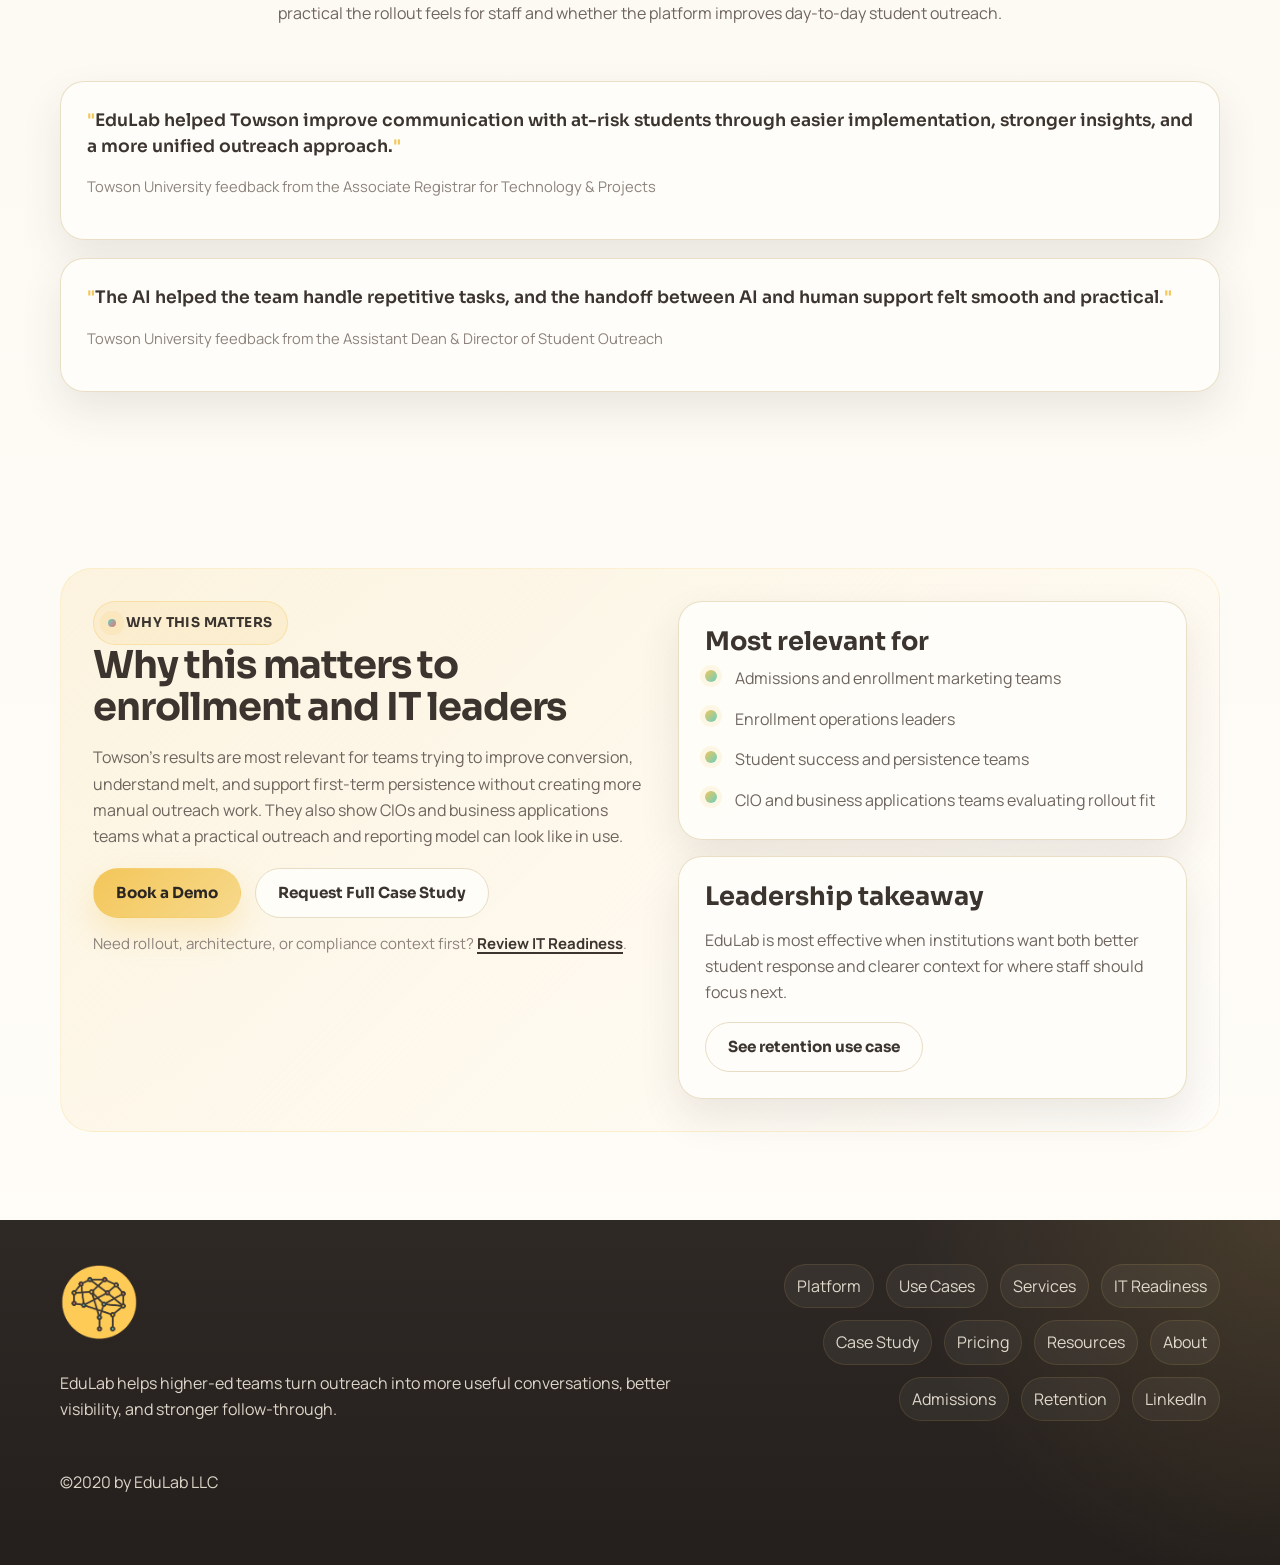
<file: case-study.html>
<!DOCTYPE html>
<html lang="en">
  <head>
    <meta charset="UTF-8" />
    <meta name="viewport" content="width=device-width, initial-scale=1.0" />
    <title>Towson University Case Study | Student Outreach and Enrollment AI | EduLab</title>
    <meta
      name="description"
      content="Read the Towson University case study on how EduLab improved student response rates, enrollment outreach, and operational visibility."
    />
    <link rel="canonical" href="https://www.edulab.ai/case-study.html" />
    <meta property="og:title" content="Towson University Case Study | Student Outreach and Enrollment AI | EduLab" />
    <meta
      property="og:description"
      content="Read the Towson University case study on how EduLab improved student response rates, enrollment outreach, and operational visibility."
    />
    <meta property="og:type" content="article" />
    <meta property="og:url" content="https://www.edulab.ai/case-study.html" />
    <meta property="og:image" content="https://www.edulab.ai/assets/images/logo.png" />
    <meta name="twitter:card" content="summary_large_image" />
    <meta name="twitter:title" content="Towson University Case Study | Student Outreach and Enrollment AI | EduLab" />
    <meta
      name="twitter:description"
      content="Read the Towson University case study on how EduLab improved student response rates, enrollment outreach, and operational visibility."
    />
    <meta name="twitter:image" content="https://www.edulab.ai/assets/images/logo.png" />
    <link rel="icon" type="image/png" href="assets/images/favicon.png" />
    <link rel="preconnect" href="https://fonts.googleapis.com" />
    <link rel="preconnect" href="https://fonts.gstatic.com" crossorigin />
    <link
      href="https://fonts.googleapis.com/css2?family=Manrope:wght@400;500;600;700;800&family=Sora:wght@500;600;700;800&display=swap"
      rel="stylesheet"
    />
    <link rel="stylesheet" href="assets/styles.css" />
    <script defer src="assets/script.js"></script>
    <script type="application/ld+json">
      {
        "@context": "https://schema.org",
        "@graph": [
          {
            "@type": "Organization",
            "name": "EduLab",
            "url": "https://www.edulab.ai/",
            "logo": "https://www.edulab.ai/assets/images/logo.png",
            "sameAs": ["https://www.linkedin.com/company/105492879/"]
          },
          {
            "@type": "Article",
            "headline": "Towson University Case Study",
            "description": "How Towson University used EduLab to improve student response rates, enrollment outreach, and operational visibility.",
            "url": "https://www.edulab.ai/case-study.html",
            "publisher": {
              "@type": "Organization",
              "name": "EduLab",
              "logo": {
                "@type": "ImageObject",
                "url": "https://www.edulab.ai/assets/images/logo.png"
              }
            }
          }
        ]
      }
    </script>
  </head>
  <body>
    <header class="site-header">
      <div class="container header-inner">
        <a class="brand" href="index.html">
          <img class="brand-wordmark" src="assets/images/logo.png" alt="EduLab" />
        </a>
        <button class="nav-toggle" aria-expanded="false" aria-controls="site-nav">Menu</button>
        <nav id="site-nav" class="site-nav" aria-label="Primary">
          <a class="nav-link" href="index.html">Platform</a>
          <div class="nav-group">
            <a class="nav-link nav-parent" href="solutions.html">Use Cases</a>
            <div class="nav-subnav" aria-label="Use case pages">
              <a class="nav-sublink" href="prospective-student-engagement.html">Admissions</a>
              <a class="nav-sublink" href="enrollment-retention-visibility.html">Retention</a>
            </div>
          </div>
          <a class="nav-link" href="professional-services.html">Services</a>
          <a class="nav-link" href="enterprise-readiness.html">IT Readiness</a>
          <a class="nav-link active" href="case-study.html">Case Study</a>
          <a class="nav-link" href="pricing.html">Pricing</a>
          <a class="nav-link" href="about.html">About</a>
        </nav>
        <a class="button button-primary header-cta" href="book-appointment.html">Book a Demo</a>
      </div>
    </header>

    <main>
      <section class="page-hero">
        <div class="container">
          <div class="section-heading">
            <span class="eyebrow">Towson University Program Snapshot</span>
            <h1>Towson University case study: student outreach, response rates, and enrollment signals</h1>
            <p>
              Towson used EduLab in two parts of the student journey: early intervention for at-risk students and enrollment outreach for students
              who had not yet enrolled. For enrollment management leaders, the value was stronger response and better visibility into student
              barriers. For CIOs and business applications teams, the value was a clearer operating model for outreach, routing, and reporting.
            </p>
          </div>
          <div class="metric-grid">
            <div class="metric-card">
              <span class="stat-value">62%</span>
              <p>Response rate across the Towson outreach program, showing students were far more likely to reply than ignore the message.</p>
            </div>
            <div class="metric-card">
              <span class="stat-value">99%</span>
              <p>Delivery rate across the campaign mix, giving teams a more reliable way to reach students at scale.</p>
            </div>
            <div class="metric-card">
              <span class="stat-value">21,557</span>
              <p>Students analyzed across the program to surface risk, response, and enrollment signals earlier.</p>
            </div>
          </div>
          <div class="button-row" style="margin-top: 18px">
            <a
              class="button button-primary"
              href="mailto:sales@edulab.ai?subject=Request%20Towson%20University%20Case%20Study&amp;body=Hi%20EduLab%2C%0A%0AI%27d%20like%20a%20copy%20of%20the%20Towson%20University%20case%20study.%0A%0AName%3A%0AUniversity%3A%0ATitle%3A%0APrimary%20interest%3A%20Admissions%20%2F%20Retention%20%2F%20IT%20Review%0A"
              >Request Full Case Study</a
            >
            <a class="button button-secondary" href="book-appointment.html">Book a Demo</a>
          </div>
          <p class="muted-note" style="margin-top: 14px">
            Want the complete PDF? Request it by email. Towson also saw a <strong>23% email response rate</strong> and <strong>59% SMS response rate</strong>.
          </p>
        </div>
      </section>

      <section class="section">
        <div class="container page-intro-grid">
          <article class="card">
            <h3>The challenge</h3>
            <ul class="info-list">
              <li>Students were not responding consistently to outreach.</li>
              <li>Important questions and hesitation signals were hard to surface at scale.</li>
              <li>Staff time alone was not enough to keep every conversation moving.</li>
            </ul>
          </article>
          <article class="card">
            <h3>Deployment approach</h3>
            <ul class="info-list">
              <li>Use personalized AI conversations to engage students across key moments.</li>
              <li>Guide next steps instead of relying on static reminders or generic follow-up.</li>
              <li>Escalate to staff when human support is needed, with context already captured.</li>
            </ul>
          </article>
        </div>
      </section>

      <section class="section section-band">
        <div class="container">
          <div class="section-heading centered">
            <span class="eyebrow">Program Breakdown</span>
            <h2>The Towson program included two distinct efforts</h2>
            <p>
              Looking at these efforts separately helps enrollment leaders review the student-outcome side of the work and helps CIO and business
              applications teams review how each workflow supported outreach, routing, and reporting.
            </p>
          </div>
          <div class="grid two">
            <article class="card card-accent">
              <h3>Early Intervention Effort</h3>
              <p>Focused on identifying at-risk students earlier and confirming when students were actively struggling.</p>
              <ul class="check-list">
                <li>21,557 students analyzed</li>
                <li>409 at-risk students detected</li>
                <li>90 students confirmed they were struggling</li>
                <li>17 students enrolled</li>
              </ul>
            </article>
            <article class="card card-accent">
              <h3>Enrollment Outreach Campaign</h3>
              <p>Focused on re-engaging students who had not yet enrolled and surfacing barriers at scale.</p>
              <ul class="check-list">
                <li>12,834 appointment reminders sent</li>
                <li>3,161 non-enrolled students contacted</li>
                <li>288 students confirmed they would enroll</li>
                <li>521 students reported difficulties or no plan to enroll</li>
                <li>160 students enrolled</li>
              </ul>
            </article>
          </div>
        </div>
      </section>

      <section class="section section-band">
        <div class="container">
          <div class="section-heading centered">
            <span class="eyebrow">Why it mattered</span>
            <h2>What the results meant for university teams</h2>
          </div>
          <div class="grid three">
            <article class="card">
              <h3>Stronger student response</h3>
              <p>Questions could be addressed while intent was still active, instead of after momentum had already faded.</p>
            </article>
            <article class="card">
              <h3>Less manual chasing</h3>
              <p>Teams were not asked to replace every manual touch, only to step in where judgment and relationship mattered most.</p>
            </article>
            <article class="card">
              <h3>Better operating signals</h3>
              <p>Conversation data made it easier to see where students hesitated, what they needed, and where outreach could improve.</p>
            </article>
          </div>
        </div>
      </section>

      <section class="section">
        <div class="container">
          <div class="section-heading centered">
            <span class="eyebrow">Towson Feedback</span>
            <h2>What the Towson team valued most</h2>
            <p>
              The strongest Towson feedback centered on two things universities usually care about most: how practical the rollout feels for staff
              and whether the platform improves day-to-day student outreach.
            </p>
          </div>
          <div class="quote-grid">
            <article class="card quote-card">
              <blockquote>EduLab helped Towson improve communication with at-risk students through easier implementation, stronger insights, and a more unified outreach approach.</blockquote>
              <p class="quote-attribution">Towson University feedback from the Associate Registrar for Technology &amp; Projects</p>
            </article>
            <article class="card quote-card">
              <blockquote>The AI helped the team handle repetitive tasks, and the handoff between AI and human support felt smooth and practical.</blockquote>
              <p class="quote-attribution">Towson University feedback from the Assistant Dean &amp; Director of Student Outreach</p>
            </article>
          </div>
        </div>
      </section>

      <section class="section">
        <div class="container">
          <div class="split-callout">
            <div>
              <span class="eyebrow">Why This Matters</span>
              <h2>Why this matters to enrollment and IT leaders</h2>
              <p>
                Towson's results are most relevant for teams trying to improve conversion, understand melt, and support first-term persistence
                without creating more manual outreach work. They also show CIOs and business applications teams what a practical outreach and
                reporting model can look like in use.
              </p>
              <div class="button-row" style="margin-top: 18px">
                <a class="button button-primary" href="book-appointment.html">Book a Demo</a>
                <a
                  class="button button-secondary"
                  href="mailto:sales@edulab.ai?subject=Request%20Towson%20University%20Case%20Study&amp;body=Hi%20EduLab%2C%0A%0AI%27d%20like%20a%20copy%20of%20the%20Towson%20University%20case%20study.%0A%0AName%3A%0AUniversity%3A%0ATitle%3A%0APrimary%20interest%3A%20Admissions%20%2F%20Retention%20%2F%20IT%20Review%0A"
                  >Request Full Case Study</a
                >
              </div>
              <p class="muted-note" style="margin-top: 14px">
                Need rollout, architecture, or compliance context first? <a class="inline-link" href="enterprise-readiness.html">Review IT Readiness</a>.
              </p>
            </div>
            <div class="grid" style="gap: 16px">
              <article class="card">
                <h3>Most relevant for</h3>
                <ul class="check-list">
                  <li>Admissions and enrollment marketing teams</li>
                  <li>Enrollment operations leaders</li>
                  <li>Student success and persistence teams</li>
                  <li>CIO and business applications teams evaluating rollout fit</li>
                </ul>
              </article>
              <article class="card">
                <h3>Leadership takeaway</h3>
                <p>EduLab is most effective when institutions want both better student response and clearer context for where staff should focus next.</p>
                <a class="button button-secondary" href="enrollment-retention-visibility.html">See retention use case</a>
              </article>
            </div>
          </div>
        </div>
      </section>
    </main>

    <footer class="site-footer">
      <div class="container footer-grid">
        <div class="footer-brand">
          <img class="footer-wordmark" src="assets/images/logo-mark.png" alt="EduLab" />
          <p>EduLab helps higher-ed teams turn outreach into more useful conversations, better visibility, and stronger follow-through.</p>
          <p>©2020 by EduLab LLC</p>
        </div>
        <nav class="footer-nav" aria-label="Footer">
          <a href="index.html">Platform</a>
          <a href="solutions.html">Use Cases</a>
          <a href="professional-services.html">Services</a>
          <a href="enterprise-readiness.html">IT Readiness</a>
          <a href="case-study.html">Case Study</a>
          <a href="pricing.html">Pricing</a>
          <a href="resources.html">Resources</a>
          <a href="about.html">About</a>
          <a href="prospective-student-engagement.html">Admissions</a>
          <a href="enrollment-retention-visibility.html">Retention</a>
          <a href="https://www.linkedin.com/company/105492879/" target="_blank" rel="noopener noreferrer">LinkedIn</a>
        </nav>
      </div>
    </footer>
  </body>
</html>
</file>
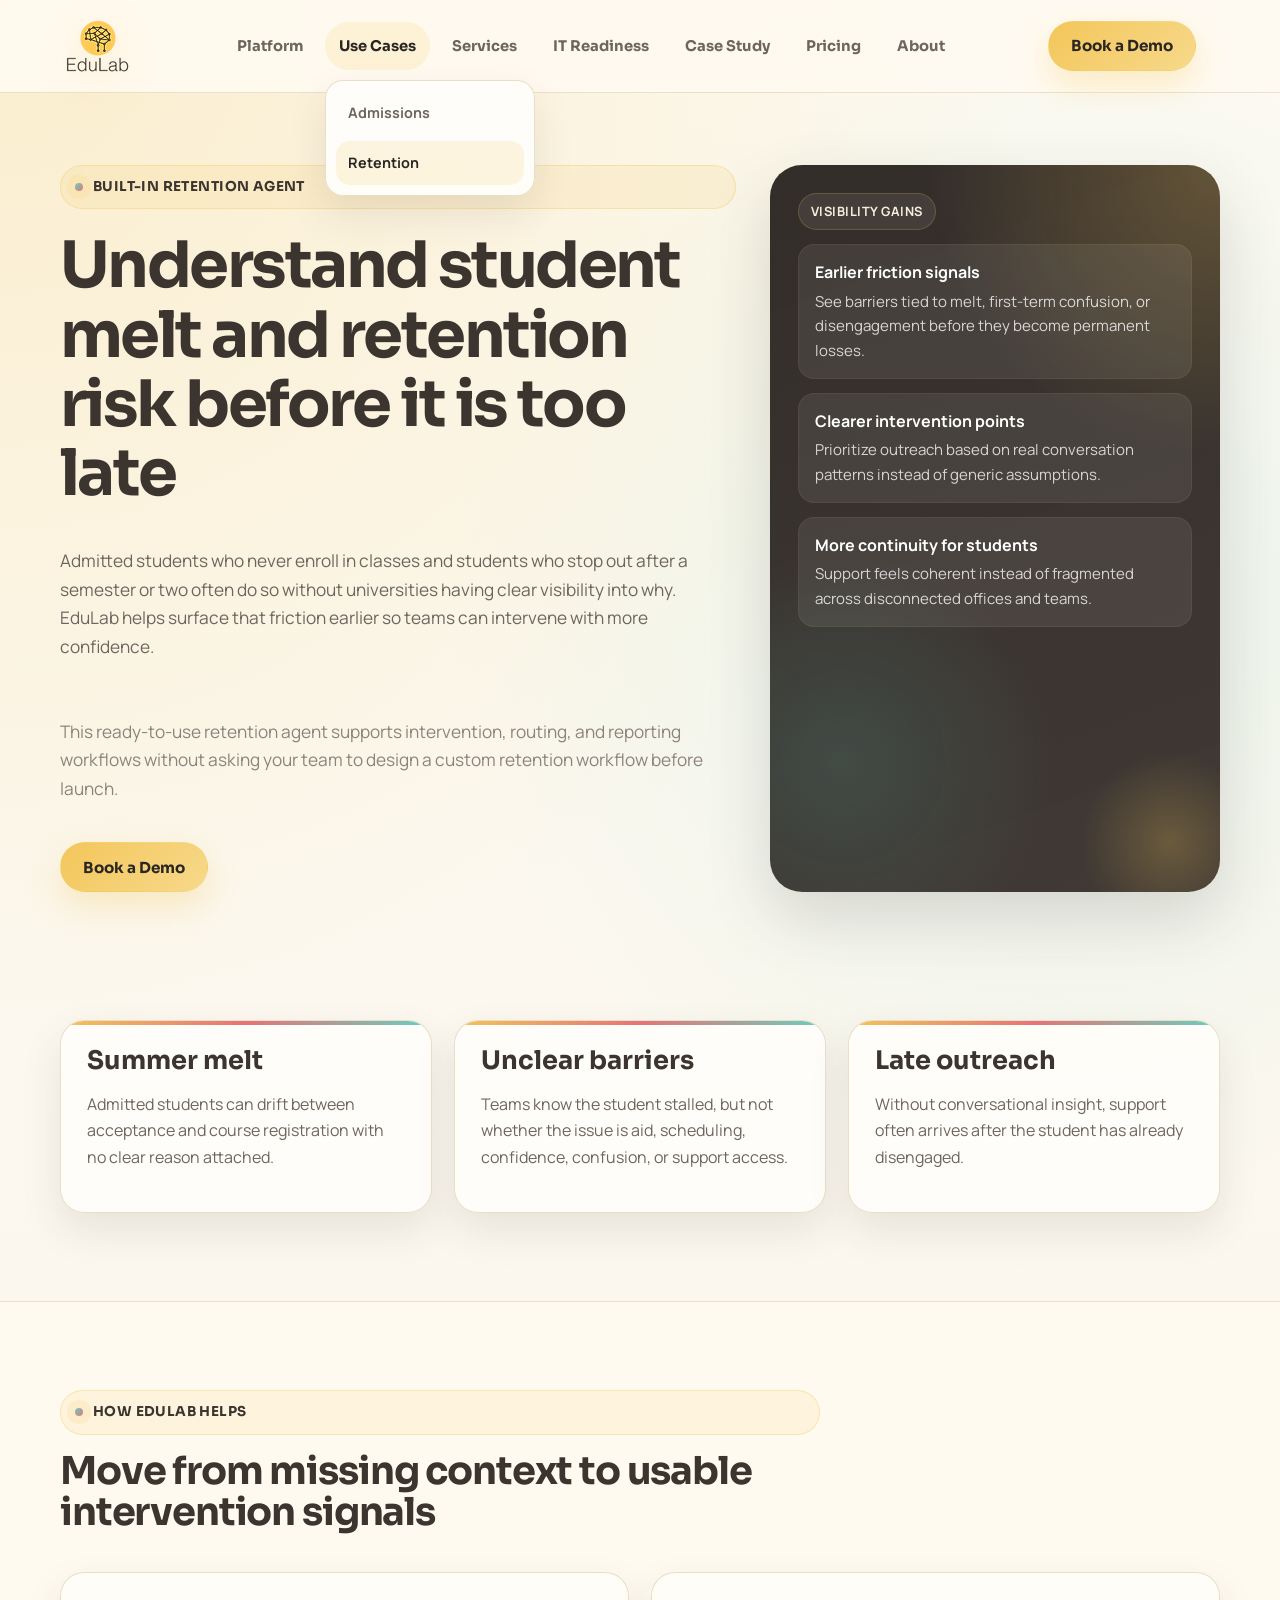
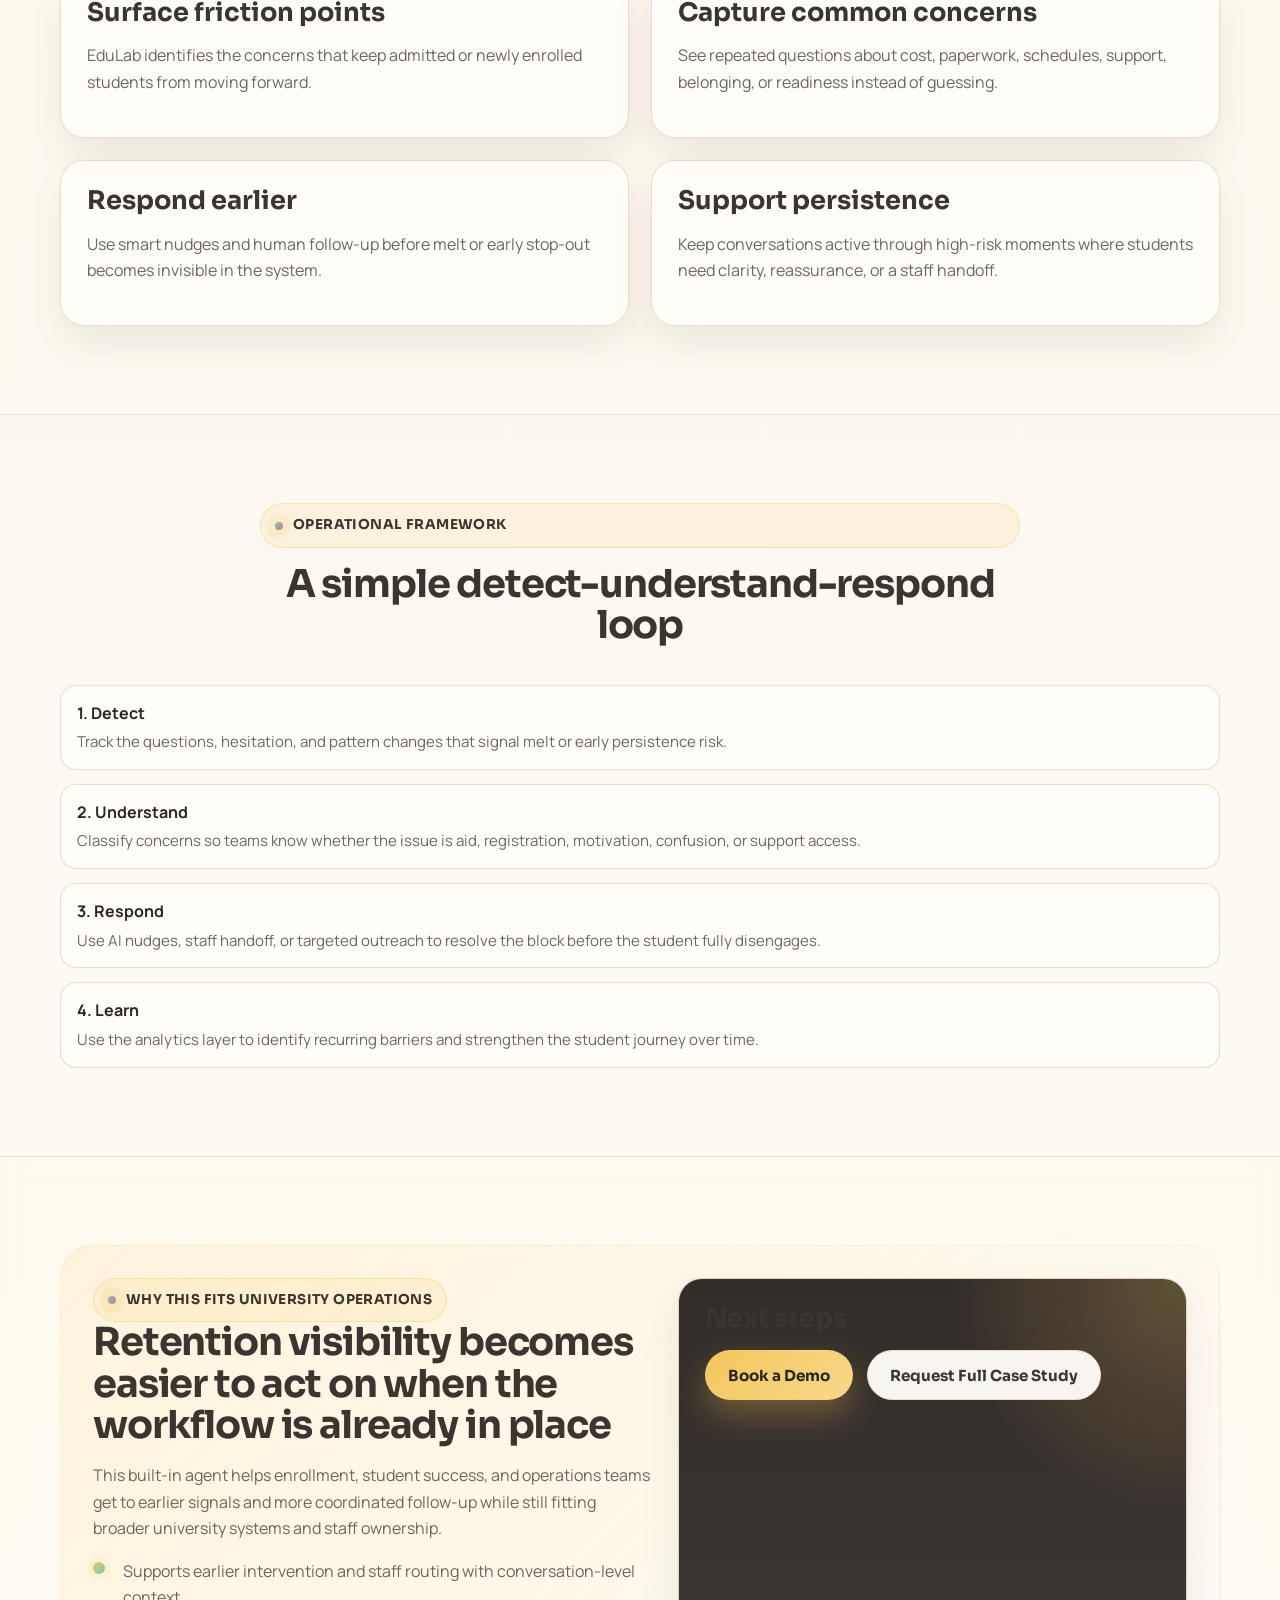
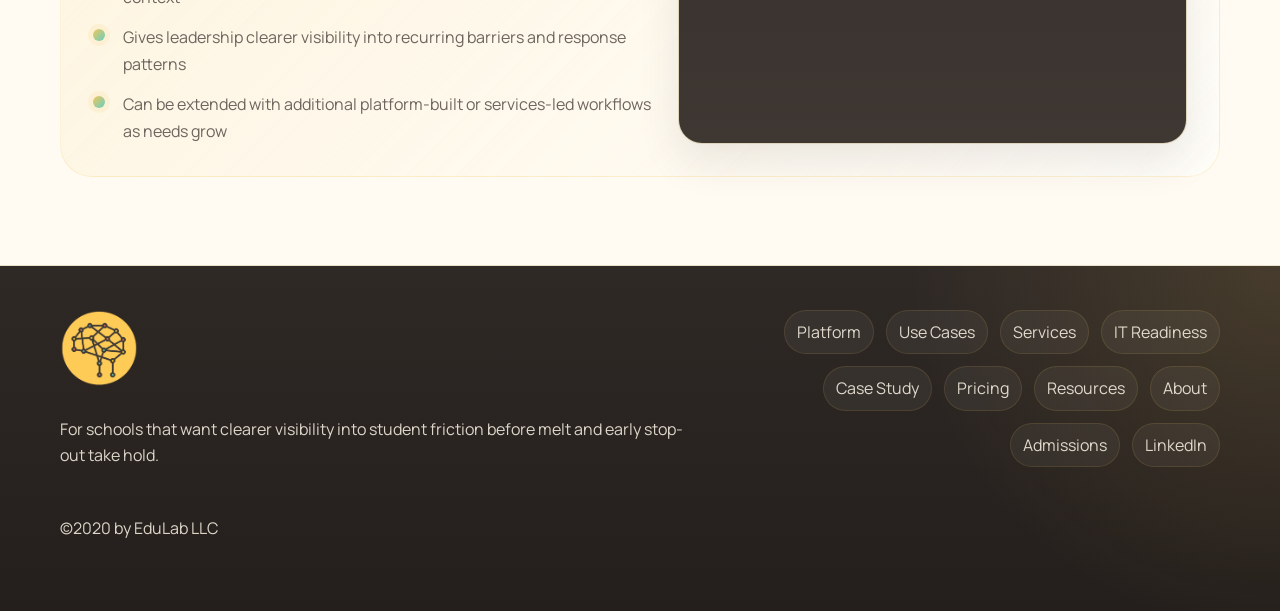
<file: enrollment-retention-visibility.html>
<!DOCTYPE html>
<html lang="en">
  <head>
    <meta charset="UTF-8" />
    <meta name="viewport" content="width=device-width, initial-scale=1.0" />
    <title>University Retention AI Agent for Student Melt and Early Risk | EduLab</title>
    <meta
      name="description"
      content="See how EduLab's retention AI agent helps universities identify melt, student friction, and early stop-out risk with clearer follow-up context."
    />
    <link rel="canonical" href="https://www.edulab.ai/enrollment-retention-visibility.html" />
    <meta property="og:title" content="University Retention AI Agent for Student Melt and Early Risk | EduLab" />
    <meta
      property="og:description"
      content="See how EduLab's retention AI agent helps universities identify melt, student friction, and early stop-out risk with clearer follow-up context."
    />
    <meta property="og:type" content="website" />
    <meta property="og:url" content="https://www.edulab.ai/enrollment-retention-visibility.html" />
    <meta property="og:image" content="https://www.edulab.ai/assets/images/logo.png" />
    <meta name="twitter:card" content="summary_large_image" />
    <meta name="twitter:title" content="University Retention AI Agent for Student Melt and Early Risk | EduLab" />
    <meta
      name="twitter:description"
      content="See how EduLab's retention AI agent helps universities identify melt, student friction, and early stop-out risk with clearer follow-up context."
    />
    <meta name="twitter:image" content="https://www.edulab.ai/assets/images/logo.png" />
    <link rel="icon" type="image/png" href="assets/images/favicon.png" />
    <link rel="preconnect" href="https://fonts.googleapis.com" />
    <link rel="preconnect" href="https://fonts.gstatic.com" crossorigin />
    <link
      href="https://fonts.googleapis.com/css2?family=Manrope:wght@400;500;600;700;800&family=Sora:wght@500;600;700;800&display=swap"
      rel="stylesheet"
    />
    <link rel="stylesheet" href="assets/styles.css" />
    <script defer src="assets/script.js"></script>
    <script type="application/ld+json">
      {
        "@context": "https://schema.org",
        "@type": "Organization",
        "name": "EduLab",
        "url": "https://www.edulab.ai/",
        "logo": "https://www.edulab.ai/assets/images/logo.png",
        "sameAs": ["https://www.linkedin.com/company/105492879/"]
      }
    </script>
  </head>
  <body>
    <header class="site-header">
      <div class="container header-inner">
        <a class="brand" href="index.html">
          <img class="brand-wordmark" src="assets/images/logo.png" alt="EduLab" />
        </a>
        <button class="nav-toggle" aria-expanded="false" aria-controls="site-nav">Menu</button>
        <nav id="site-nav" class="site-nav" aria-label="Primary">
          <a class="nav-link" href="index.html">Platform</a>
          <div class="nav-group is-active">
            <a class="nav-link nav-parent active" href="solutions.html">Use Cases</a>
            <div class="nav-subnav" aria-label="Use case pages">
              <a class="nav-sublink" href="prospective-student-engagement.html">Admissions</a>
              <a class="nav-sublink active" href="enrollment-retention-visibility.html">Retention</a>
            </div>
          </div>
          <a class="nav-link" href="professional-services.html">Services</a>
          <a class="nav-link" href="enterprise-readiness.html">IT Readiness</a>
          <a class="nav-link" href="case-study.html">Case Study</a>
          <a class="nav-link" href="pricing.html">Pricing</a>
          <a class="nav-link" href="about.html">About</a>
        </nav>
        <a class="button button-primary header-cta" href="book-appointment.html">Book a Demo</a>
      </div>
    </header>

    <main>
      <section class="page-hero">
        <div class="container hero-layout">
          <div class="hero-copy">
            <span class="eyebrow">Built-In Retention Agent</span>
            <h1>Understand student melt and retention risk before it is too late</h1>
            <p>
              Admitted students who never enroll in classes and students who stop out after a semester or two often do so without universities
              having clear visibility into why. EduLab helps surface that friction earlier so teams can intervene with more confidence.
            </p>
            <p class="muted-note">
              This ready-to-use retention agent supports intervention, routing, and reporting workflows without asking your team to design a custom
              retention workflow before launch.
            </p>
            <div class="button-row">
              <a class="button button-primary" href="book-appointment.html">Book a Demo</a>
            </div>
          </div>
          <aside class="hero-panel">
            <span class="panel-kicker">Visibility gains</span>
            <ul class="signal-list">
              <li>
                <strong>Earlier friction signals</strong>
                <span>See barriers tied to melt, first-term confusion, or disengagement before they become permanent losses.</span>
              </li>
              <li>
                <strong>Clearer intervention points</strong>
                <span>Prioritize outreach based on real conversation patterns instead of generic assumptions.</span>
              </li>
              <li>
                <strong>More continuity for students</strong>
                <span>Support feels coherent instead of fragmented across disconnected offices and teams.</span>
              </li>
            </ul>
          </aside>
        </div>
      </section>

      <section class="section">
        <div class="container">
          <div class="grid three">
            <article class="card card-accent">
              <h3>Summer melt</h3>
              <p>Admitted students can drift between acceptance and course registration with no clear reason attached.</p>
            </article>
            <article class="card card-accent">
              <h3>Unclear barriers</h3>
              <p>Teams know the student stalled, but not whether the issue is aid, scheduling, confidence, confusion, or support access.</p>
            </article>
            <article class="card card-accent">
              <h3>Late outreach</h3>
              <p>Without conversational insight, support often arrives after the student has already disengaged.</p>
            </article>
          </div>
        </div>
      </section>

      <section class="section section-band">
        <div class="container">
          <div class="section-heading">
            <span class="eyebrow">How EduLab helps</span>
            <h2>Move from missing context to usable intervention signals</h2>
          </div>
          <div class="grid two">
            <article class="card">
              <h3>Surface friction points</h3>
              <p>EduLab identifies the concerns that keep admitted or newly enrolled students from moving forward.</p>
            </article>
            <article class="card">
              <h3>Capture common concerns</h3>
              <p>See repeated questions about cost, paperwork, schedules, support, belonging, or readiness instead of guessing.</p>
            </article>
            <article class="card">
              <h3>Respond earlier</h3>
              <p>Use smart nudges and human follow-up before melt or early stop-out becomes invisible in the system.</p>
            </article>
            <article class="card">
              <h3>Support persistence</h3>
              <p>Keep conversations active through high-risk moments where students need clarity, reassurance, or a staff handoff.</p>
            </article>
          </div>
        </div>
      </section>

      <section class="section">
        <div class="container">
          <div class="section-heading centered">
            <span class="eyebrow">Operational framework</span>
            <h2>A simple detect-understand-respond loop</h2>
          </div>
          <ol class="timeline">
            <li>
              <strong>1. Detect</strong>
              <span>Track the questions, hesitation, and pattern changes that signal melt or early persistence risk.</span>
            </li>
            <li>
              <strong>2. Understand</strong>
              <span>Classify concerns so teams know whether the issue is aid, registration, motivation, confusion, or support access.</span>
            </li>
            <li>
              <strong>3. Respond</strong>
              <span>Use AI nudges, staff handoff, or targeted outreach to resolve the block before the student fully disengages.</span>
            </li>
            <li>
              <strong>4. Learn</strong>
              <span>Use the analytics layer to identify recurring barriers and strengthen the student journey over time.</span>
            </li>
          </ol>
        </div>
      </section>

      <section class="section section-band">
        <div class="container">
          <div class="split-callout">
            <div>
              <span class="eyebrow">Why This Fits University Operations</span>
              <h2>Retention visibility becomes easier to act on when the workflow is already in place</h2>
              <p>
                This built-in agent helps enrollment, student success, and operations teams get to earlier signals and more coordinated follow-up
                while still fitting broader university systems and staff ownership.
              </p>
              <ul class="check-list">
                <li>Supports earlier intervention and staff routing with conversation-level context</li>
                <li>Gives leadership clearer visibility into recurring barriers and response patterns</li>
                <li>Can be extended with additional platform-built or services-led workflows as needs grow</li>
              </ul>
            </div>
            <div class="card highlight-card">
              <h3>Next steps</h3>
              <div class="button-row" style="margin-top: 18px">
                <a class="button button-primary" href="book-appointment.html">Book a Demo</a>
                <a
                  class="button button-secondary"
                  href="mailto:sales@edulab.ai?subject=Request%20Towson%20University%20Case%20Study&amp;body=Hi%20EduLab%2C%0A%0AI%27d%20like%20a%20copy%20of%20the%20Towson%20University%20case%20study.%0A%0AName%3A%0AUniversity%3A%0ATitle%3A%0APrimary%20interest%3A%20Admissions%20%2F%20Retention%20%2F%20IT%20Review%0A"
                  >Request Full Case Study</a
                >
              </div>
            </div>
          </div>
        </div>
      </section>
    </main>

    <footer class="site-footer">
      <div class="container footer-grid">
        <div class="footer-brand">
          <img class="footer-wordmark" src="assets/images/logo-mark.png" alt="EduLab" />
          <p>For schools that want clearer visibility into student friction before melt and early stop-out take hold.</p>
          <p>©2020 by EduLab LLC</p>
        </div>
        <nav class="footer-nav" aria-label="Footer">
          <a href="index.html">Platform</a>
          <a href="solutions.html">Use Cases</a>
          <a href="professional-services.html">Services</a>
          <a href="enterprise-readiness.html">IT Readiness</a>
          <a href="case-study.html">Case Study</a>
          <a href="pricing.html">Pricing</a>
          <a href="resources.html">Resources</a>
          <a href="about.html">About</a>
          <a href="prospective-student-engagement.html">Admissions</a>
          <a href="https://www.linkedin.com/company/105492879/" target="_blank" rel="noopener noreferrer">LinkedIn</a>
        </nav>
      </div>
    </footer>
  </body>
</html>
</file>
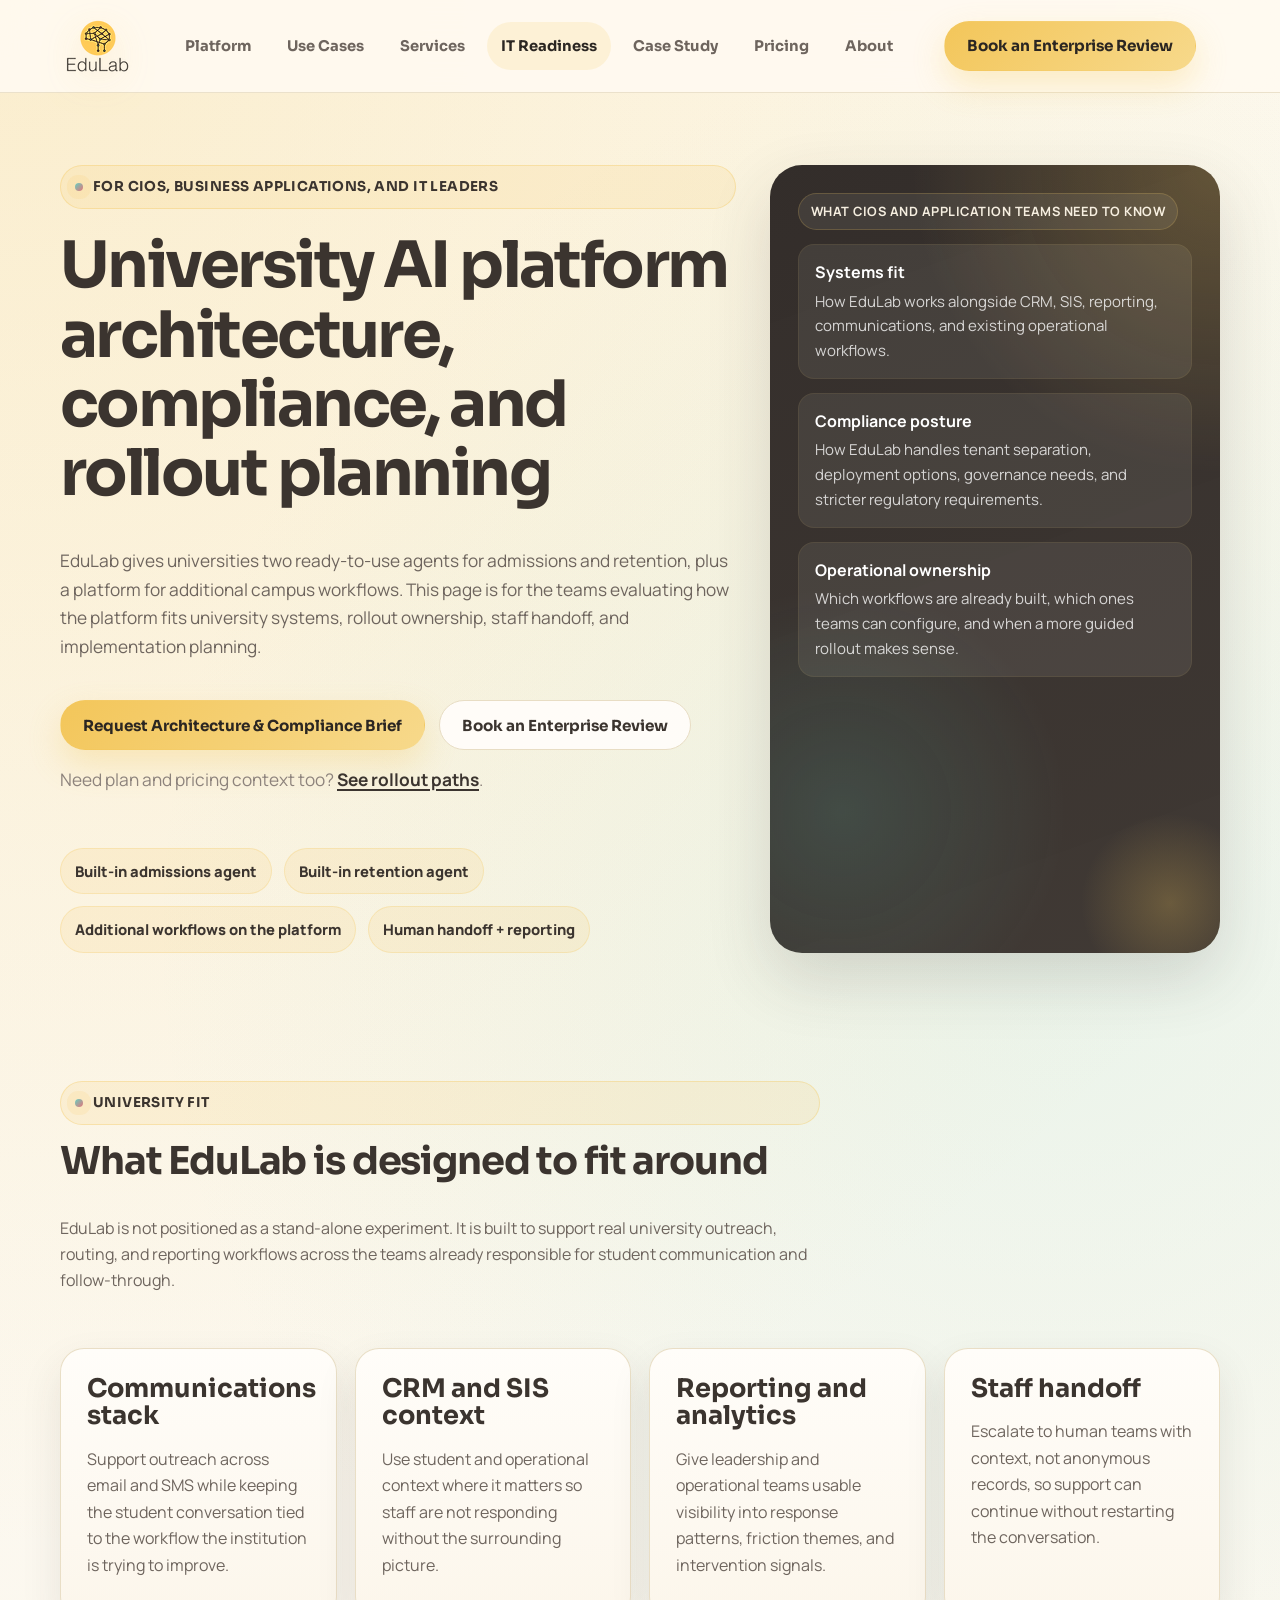
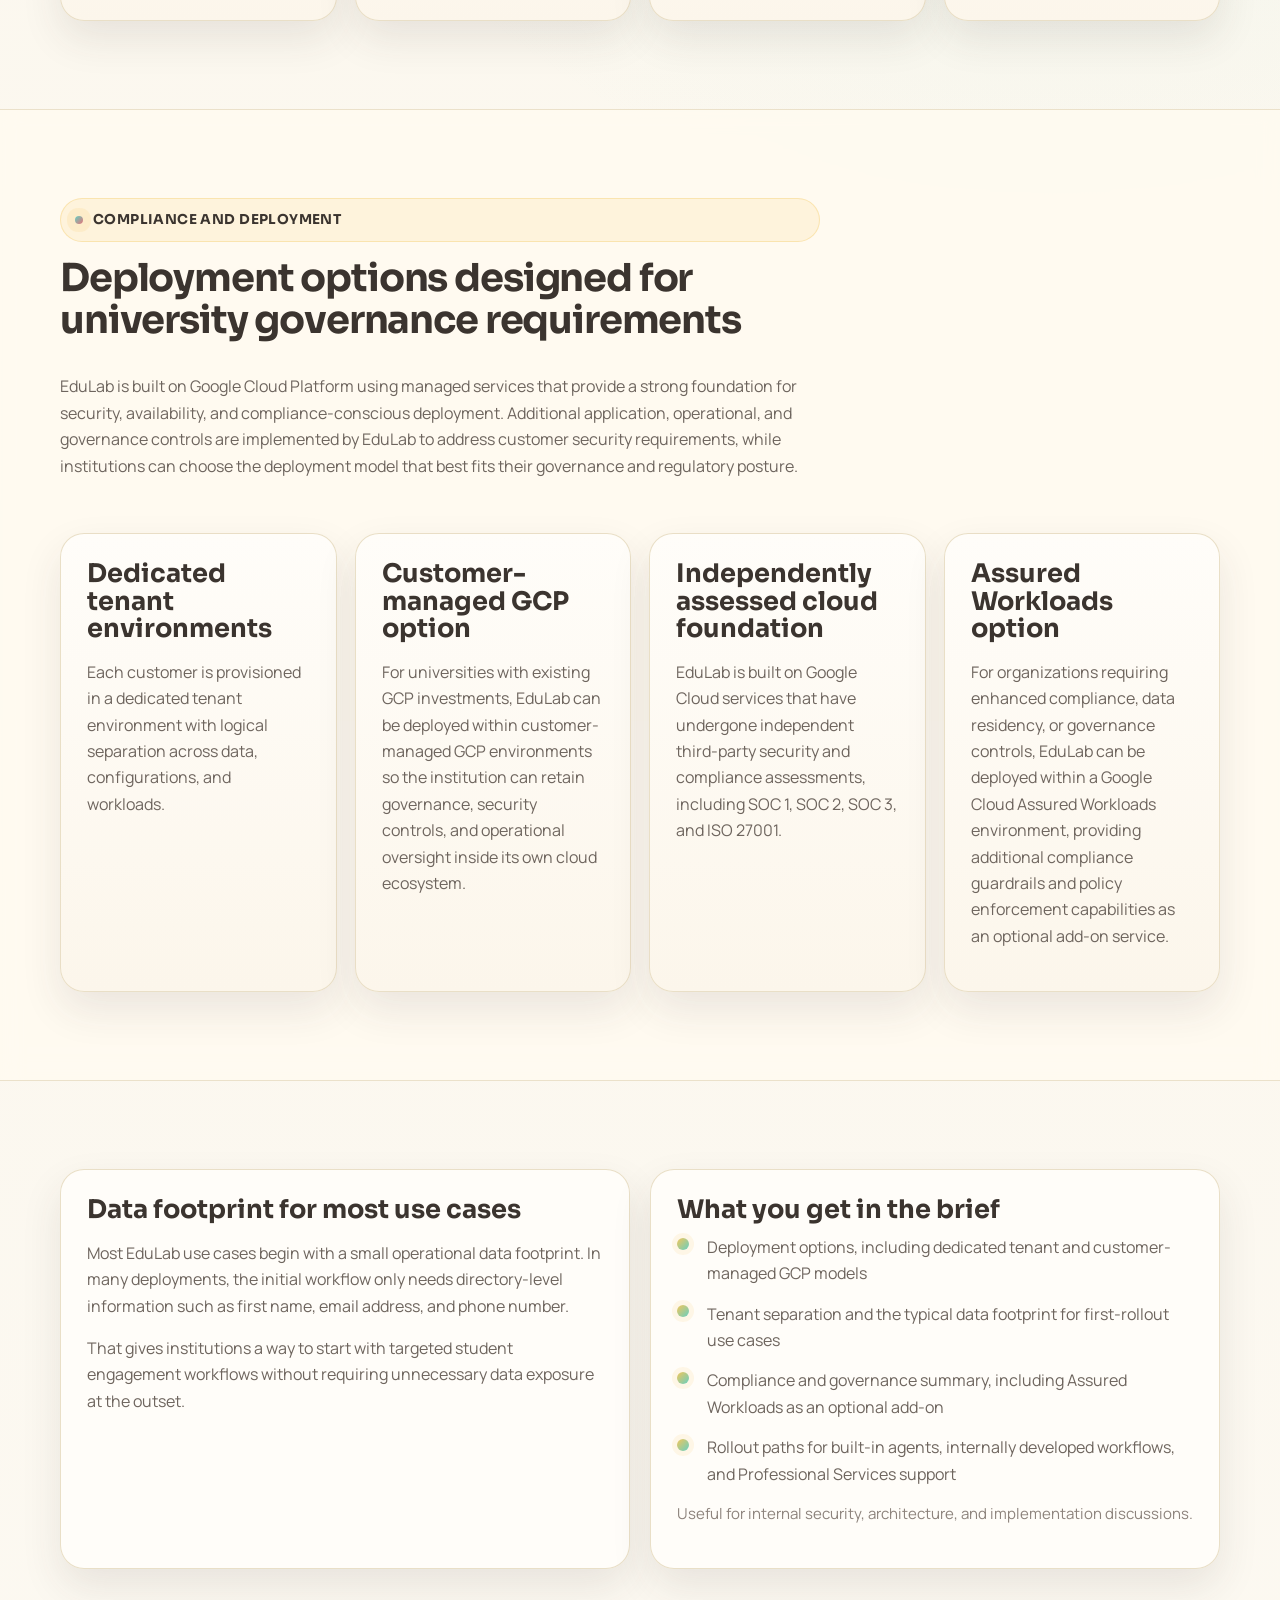
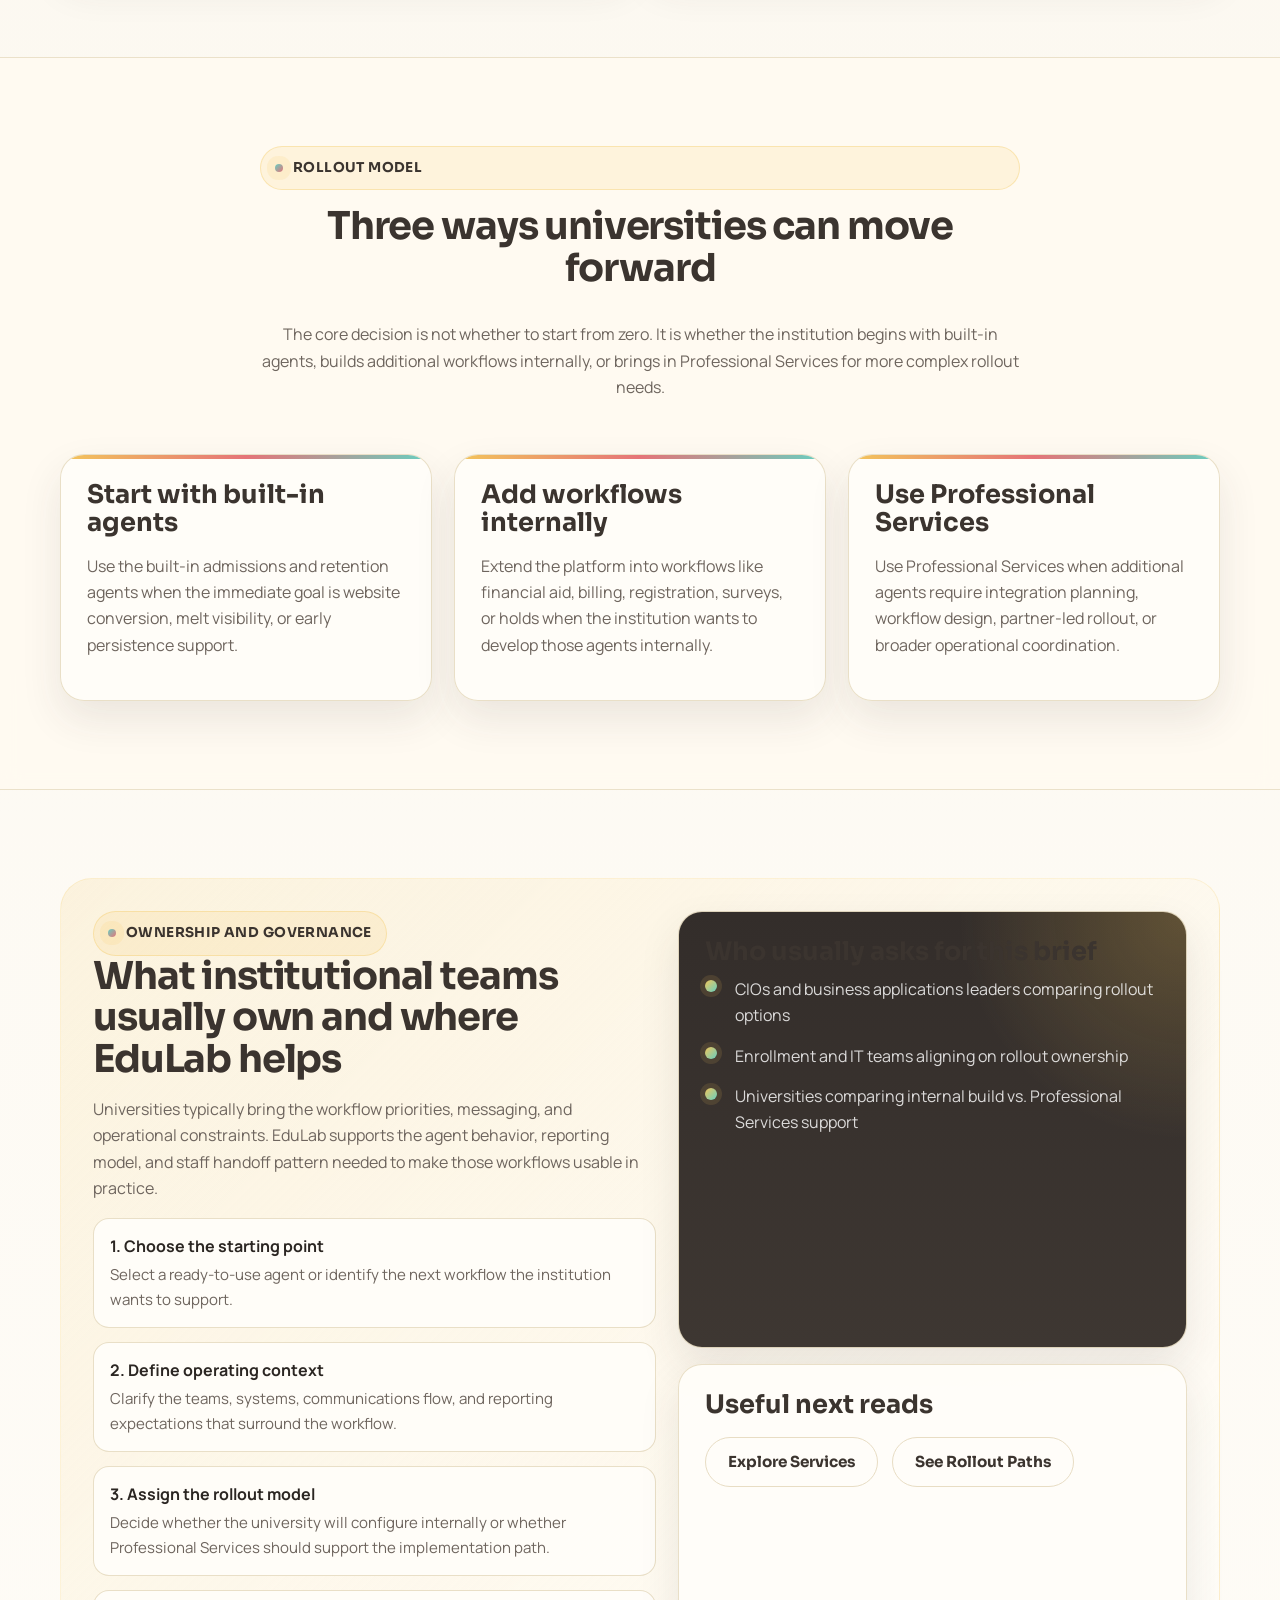
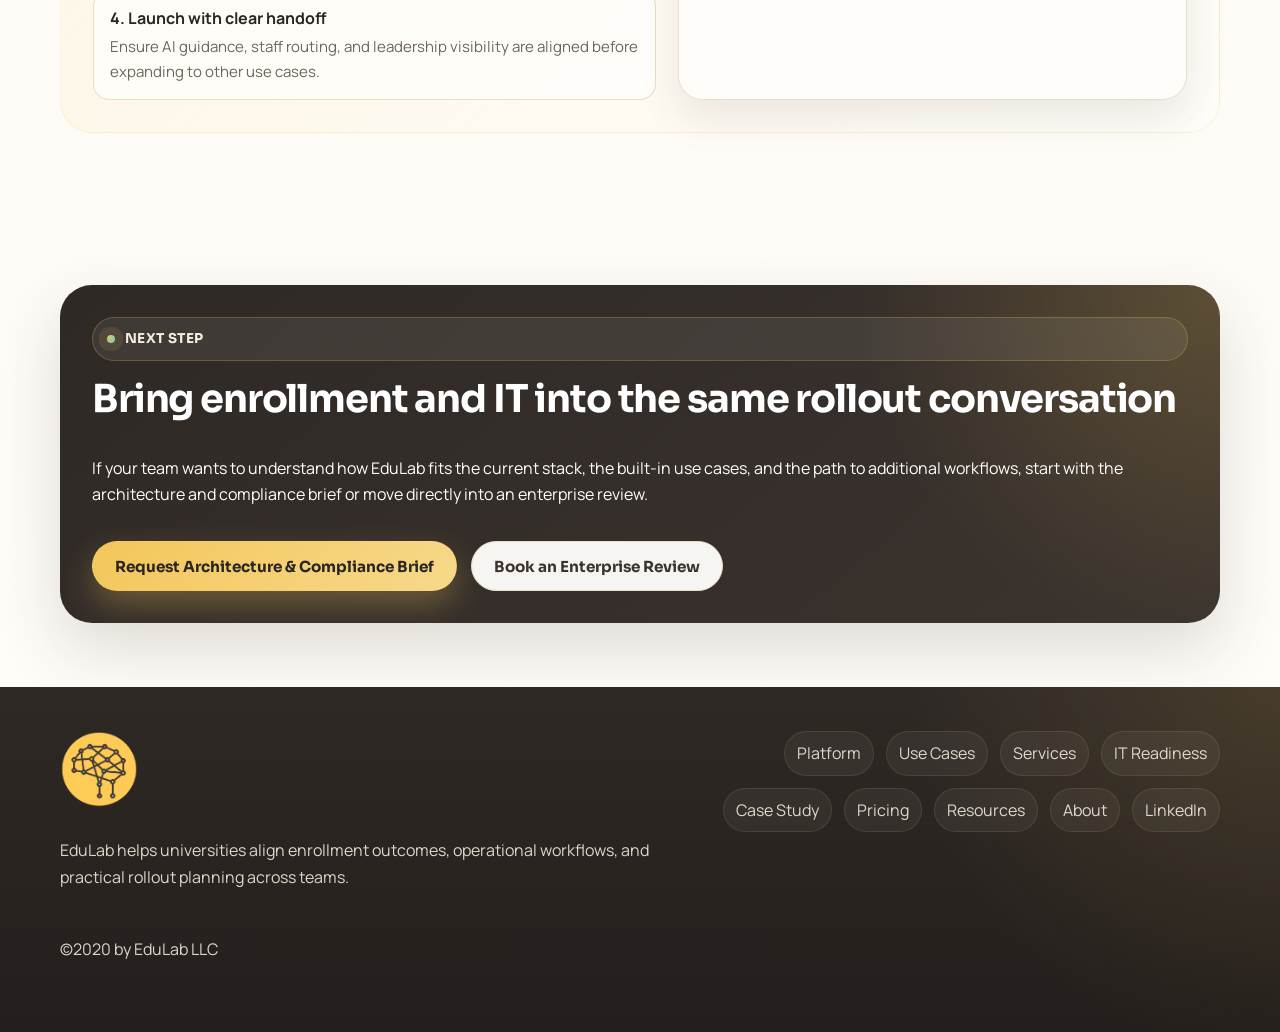
<file: enterprise-readiness.html>
<!DOCTYPE html>
<html lang="en">
  <head>
    <meta charset="UTF-8" />
    <meta name="viewport" content="width=device-width, initial-scale=1.0" />
    <title>University AI Platform Architecture and Compliance | EduLab</title>
    <meta
      name="description"
      content="Review EduLab architecture, deployment options, compliance posture, data footprint, and rollout models for CIOs and business applications teams."
    />
    <link rel="canonical" href="https://www.edulab.ai/enterprise-readiness.html" />
    <meta property="og:title" content="University AI Platform Architecture and Compliance | EduLab" />
    <meta
      property="og:description"
      content="Review EduLab architecture, deployment options, compliance posture, data footprint, and rollout models for CIOs and business applications teams."
    />
    <meta property="og:type" content="website" />
    <meta property="og:url" content="https://www.edulab.ai/enterprise-readiness.html" />
    <meta property="og:image" content="https://www.edulab.ai/assets/images/logo.png" />
    <meta name="twitter:card" content="summary_large_image" />
    <meta name="twitter:title" content="University AI Platform Architecture and Compliance | EduLab" />
    <meta
      name="twitter:description"
      content="Review EduLab architecture, deployment options, compliance posture, data footprint, and rollout models for CIOs and business applications teams."
    />
    <meta name="twitter:image" content="https://www.edulab.ai/assets/images/logo.png" />
    <link rel="icon" type="image/png" href="assets/images/favicon.png" />
    <link rel="preconnect" href="https://fonts.googleapis.com" />
    <link rel="preconnect" href="https://fonts.gstatic.com" crossorigin />
    <link
      href="https://fonts.googleapis.com/css2?family=Manrope:wght@400;500;600;700;800&family=Sora:wght@500;600;700;800&display=swap"
      rel="stylesheet"
    />
    <link rel="stylesheet" href="assets/styles.css" />
    <script defer src="assets/script.js"></script>
    <script type="application/ld+json">
      {
        "@context": "https://schema.org",
        "@type": "Organization",
        "name": "EduLab",
        "url": "https://www.edulab.ai/",
        "logo": "https://www.edulab.ai/assets/images/logo.png",
        "sameAs": ["https://www.linkedin.com/company/105492879/"]
      }
    </script>
  </head>
  <body>
    <header class="site-header">
      <div class="container header-inner">
        <a class="brand" href="index.html">
          <img class="brand-wordmark" src="assets/images/logo.png" alt="EduLab" />
        </a>
        <button class="nav-toggle" aria-expanded="false" aria-controls="site-nav">Menu</button>
        <nav id="site-nav" class="site-nav" aria-label="Primary">
          <a class="nav-link" href="index.html">Platform</a>
          <div class="nav-group">
            <a class="nav-link nav-parent" href="solutions.html">Use Cases</a>
            <div class="nav-subnav" aria-label="Use case pages">
              <a class="nav-sublink" href="prospective-student-engagement.html">Admissions</a>
              <a class="nav-sublink" href="enrollment-retention-visibility.html">Retention</a>
            </div>
          </div>
          <a class="nav-link" href="professional-services.html">Services</a>
          <a class="nav-link active" href="enterprise-readiness.html">IT Readiness</a>
          <a class="nav-link" href="case-study.html">Case Study</a>
          <a class="nav-link" href="pricing.html">Pricing</a>
          <a class="nav-link" href="about.html">About</a>
        </nav>
        <a class="button button-primary header-cta" href="book-appointment.html">Book an Enterprise Review</a>
      </div>
    </header>

    <main>
      <section class="page-hero">
        <div class="container hero-layout">
          <div class="hero-copy">
            <span class="eyebrow">For CIOs, Business Applications, and IT Leaders</span>
            <h1>University AI platform architecture, compliance, and rollout planning</h1>
            <p>
              EduLab gives universities two ready-to-use agents for admissions and retention, plus a platform for additional campus workflows.
              This page is for the teams evaluating how the platform fits university systems, rollout ownership, staff handoff, and implementation
              planning.
            </p>
            <div class="button-row">
              <a
                class="button button-primary"
                href="mailto:sales@edulab.ai?subject=Request%20EduLab%20Architecture%20and%20Compliance%20Brief&amp;body=Hi%20EduLab%2C%0A%0AI%27d%20like%20the%20EduLab%20architecture%20and%20compliance%20brief.%0A%0AName%3A%0AUniversity%3A%0ATitle%3A%0ATechnical%20focus%3A%0ADeployment%20questions%3A%0A"
                >Request Architecture &amp; Compliance Brief</a
              >
              <a class="button button-secondary" href="book-appointment.html">Book an Enterprise Review</a>
            </div>
            <p class="muted-note cta-helper">
              Need plan and pricing context too? <a class="inline-link" href="pricing.html">See rollout paths</a>.
            </p>
            <div class="kpi-line">
              <span class="kpi-chip">Built-in admissions agent</span>
              <span class="kpi-chip">Built-in retention agent</span>
              <span class="kpi-chip">Additional workflows on the platform</span>
              <span class="kpi-chip">Human handoff + reporting</span>
            </div>
          </div>
          <aside class="hero-panel">
            <span class="panel-kicker">What CIOs and application teams need to know</span>
            <ul class="signal-list">
              <li>
                <strong>Systems fit</strong>
                <span>How EduLab works alongside CRM, SIS, reporting, communications, and existing operational workflows.</span>
              </li>
              <li>
                <strong>Compliance posture</strong>
                <span>How EduLab handles tenant separation, deployment options, governance needs, and stricter regulatory requirements.</span>
              </li>
              <li>
                <strong>Operational ownership</strong>
                <span>Which workflows are already built, which ones teams can configure, and when a more guided rollout makes sense.</span>
              </li>
            </ul>
          </aside>
        </div>
      </section>

      <section class="section">
        <div class="container">
          <div class="section-heading">
            <span class="eyebrow">University Fit</span>
            <h2>What EduLab is designed to fit around</h2>
            <p>
              EduLab is not positioned as a stand-alone experiment. It is built to support real university outreach, routing, and reporting
              workflows across the teams already responsible for student communication and follow-through.
            </p>
          </div>
          <div class="grid four subtle-grid">
            <article class="card">
              <h3>Communications stack</h3>
              <p>Support outreach across email and SMS while keeping the student conversation tied to the workflow the institution is trying to improve.</p>
            </article>
            <article class="card">
              <h3>CRM and SIS context</h3>
              <p>Use student and operational context where it matters so staff are not responding without the surrounding picture.</p>
            </article>
            <article class="card">
              <h3>Reporting and analytics</h3>
              <p>Give leadership and operational teams usable visibility into response patterns, friction themes, and intervention signals.</p>
            </article>
            <article class="card">
              <h3>Staff handoff</h3>
              <p>Escalate to human teams with context, not anonymous records, so support can continue without restarting the conversation.</p>
            </article>
          </div>
        </div>
      </section>

      <section class="section section-band">
        <div class="container">
          <div class="section-heading">
            <span class="eyebrow">Compliance and Deployment</span>
            <h2>Deployment options designed for university governance requirements</h2>
            <p>
              EduLab is built on Google Cloud Platform using managed services that provide a strong foundation for security, availability, and
              compliance-conscious deployment. Additional application, operational, and governance controls are implemented by EduLab to address
              customer security requirements, while institutions can choose the deployment model that best fits their governance and regulatory posture.
            </p>
          </div>
          <div class="grid four subtle-grid">
            <article class="card">
              <h3>Dedicated tenant environments</h3>
              <p>
                Each customer is provisioned in a dedicated tenant environment with logical separation across data, configurations, and workloads.
              </p>
            </article>
            <article class="card">
              <h3>Customer-managed GCP option</h3>
              <p>
                For universities with existing GCP investments, EduLab can be deployed within customer-managed GCP environments so the institution
                can retain governance, security controls, and operational oversight inside its own cloud ecosystem.
              </p>
            </article>
            <article class="card">
              <h3>Independently assessed cloud foundation</h3>
              <p>
                EduLab is built on Google Cloud services that have undergone independent third-party security and compliance assessments, including
                SOC 1, SOC 2, SOC 3, and ISO 27001.
              </p>
            </article>
            <article class="card">
              <h3>Assured Workloads option</h3>
              <p>
                For organizations requiring enhanced compliance, data residency, or governance controls, EduLab can be deployed within a Google
                Cloud Assured Workloads environment, providing additional compliance guardrails and policy enforcement capabilities as an optional
                add-on service.
              </p>
            </article>
          </div>
        </div>
      </section>

      <section class="section">
        <div class="container page-intro-grid">
          <article class="card">
            <h3>Data footprint for most use cases</h3>
            <p>
              Most EduLab use cases begin with a small operational data footprint. In many deployments, the initial workflow only needs directory-level
              information such as first name, email address, and phone number.
            </p>
            <p>
              That gives institutions a way to start with targeted student engagement workflows without requiring unnecessary data exposure at the
              outset.
            </p>
          </article>
          <article class="card">
            <h3>What you get in the brief</h3>
            <ul class="check-list">
              <li>Deployment options, including dedicated tenant and customer-managed GCP models</li>
              <li>Tenant separation and the typical data footprint for first-rollout use cases</li>
              <li>Compliance and governance summary, including Assured Workloads as an optional add-on</li>
              <li>Rollout paths for built-in agents, internally developed workflows, and Professional Services support</li>
            </ul>
            <p class="muted-note">Useful for internal security, architecture, and implementation discussions.</p>
          </article>
        </div>
      </section>

      <section class="section section-band">
        <div class="container">
          <div class="section-heading centered">
            <span class="eyebrow">Rollout Model</span>
            <h2>Three ways universities can move forward</h2>
            <p>
              The core decision is not whether to start from zero. It is whether the institution begins with built-in agents, builds additional
              workflows internally, or brings in Professional Services for more complex rollout needs.
            </p>
          </div>
          <div class="grid three">
            <article class="card card-accent">
              <h3>Start with built-in agents</h3>
              <p>Use the built-in admissions and retention agents when the immediate goal is website conversion, melt visibility, or early persistence support.</p>
            </article>
            <article class="card card-accent">
              <h3>Add workflows internally</h3>
              <p>Extend the platform into workflows like financial aid, billing, registration, surveys, or holds when the institution wants to develop those agents internally.</p>
            </article>
            <article class="card card-accent">
              <h3>Use Professional Services</h3>
              <p>Use Professional Services when additional agents require integration planning, workflow design, partner-led rollout, or broader operational coordination.</p>
            </article>
          </div>
        </div>
      </section>

      <section class="section">
        <div class="container">
          <div class="split-callout">
            <div>
              <span class="eyebrow">Ownership and Governance</span>
              <h2>What institutional teams usually own and where EduLab helps</h2>
              <p>
                Universities typically bring the workflow priorities, messaging, and operational constraints. EduLab supports the agent behavior,
                reporting model, and staff handoff pattern needed to make those workflows usable in practice.
              </p>
              <ol class="timeline">
                <li>
                  <strong>1. Choose the starting point</strong>
                  <span>Select a ready-to-use agent or identify the next workflow the institution wants to support.</span>
                </li>
                <li>
                  <strong>2. Define operating context</strong>
                  <span>Clarify the teams, systems, communications flow, and reporting expectations that surround the workflow.</span>
                </li>
                <li>
                  <strong>3. Assign the rollout model</strong>
                  <span>Decide whether the university will configure internally or whether Professional Services should support the implementation path.</span>
                </li>
                <li>
                  <strong>4. Launch with clear handoff</strong>
                  <span>Ensure AI guidance, staff routing, and leadership visibility are aligned before expanding to other use cases.</span>
                </li>
              </ol>
            </div>
            <div class="grid" style="gap: 16px">
              <article class="card highlight-card">
                <h3>Who usually asks for this brief</h3>
                <ul class="check-list">
                  <li>CIOs and business applications leaders comparing rollout options</li>
                  <li>Enrollment and IT teams aligning on rollout ownership</li>
                  <li>Universities comparing internal build vs. Professional Services support</li>
                </ul>
              </article>
              <article class="card">
                <h3>Useful next reads</h3>
                <div class="button-row" style="margin-top: 18px">
                  <a class="button button-secondary" href="professional-services.html">Explore Services</a>
                  <a class="button button-secondary" href="pricing.html">See Rollout Paths</a>
                </div>
              </article>
            </div>
          </div>
        </div>
      </section>

      <section class="section compact">
        <div class="container">
          <div class="cta-banner">
            <span class="eyebrow">Next Step</span>
            <h2>Bring enrollment and IT into the same rollout conversation</h2>
            <p>
              If your team wants to understand how EduLab fits the current stack, the built-in use cases, and the path to additional workflows,
              start with the architecture and compliance brief or move directly into an enterprise review.
            </p>
            <div class="button-row">
              <a
                class="button button-primary"
                href="mailto:sales@edulab.ai?subject=Request%20EduLab%20Architecture%20and%20Compliance%20Brief&amp;body=Hi%20EduLab%2C%0A%0AI%27d%20like%20the%20EduLab%20architecture%20and%20compliance%20brief.%0A%0AName%3A%0AUniversity%3A%0ATitle%3A%0ATechnical%20focus%3A%0ADeployment%20questions%3A%0A"
                >Request Architecture &amp; Compliance Brief</a
              >
              <a class="button button-secondary" href="book-appointment.html">Book an Enterprise Review</a>
            </div>
          </div>
        </div>
      </section>
    </main>

    <footer class="site-footer">
      <div class="container footer-grid">
        <div class="footer-brand">
          <img class="footer-wordmark" src="assets/images/logo-mark.png" alt="EduLab" />
          <p>EduLab helps universities align enrollment outcomes, operational workflows, and practical rollout planning across teams.</p>
          <p>©2020 by EduLab LLC</p>
        </div>
        <nav class="footer-nav" aria-label="Footer">
          <a href="index.html">Platform</a>
          <a href="solutions.html">Use Cases</a>
          <a href="professional-services.html">Services</a>
          <a href="enterprise-readiness.html">IT Readiness</a>
          <a href="case-study.html">Case Study</a>
          <a href="pricing.html">Pricing</a>
          <a href="resources.html">Resources</a>
          <a href="about.html">About</a>
          <a href="https://www.linkedin.com/company/105492879/" target="_blank" rel="noopener noreferrer">LinkedIn</a>
        </nav>
      </div>
    </footer>
  </body>
</html>
</file>
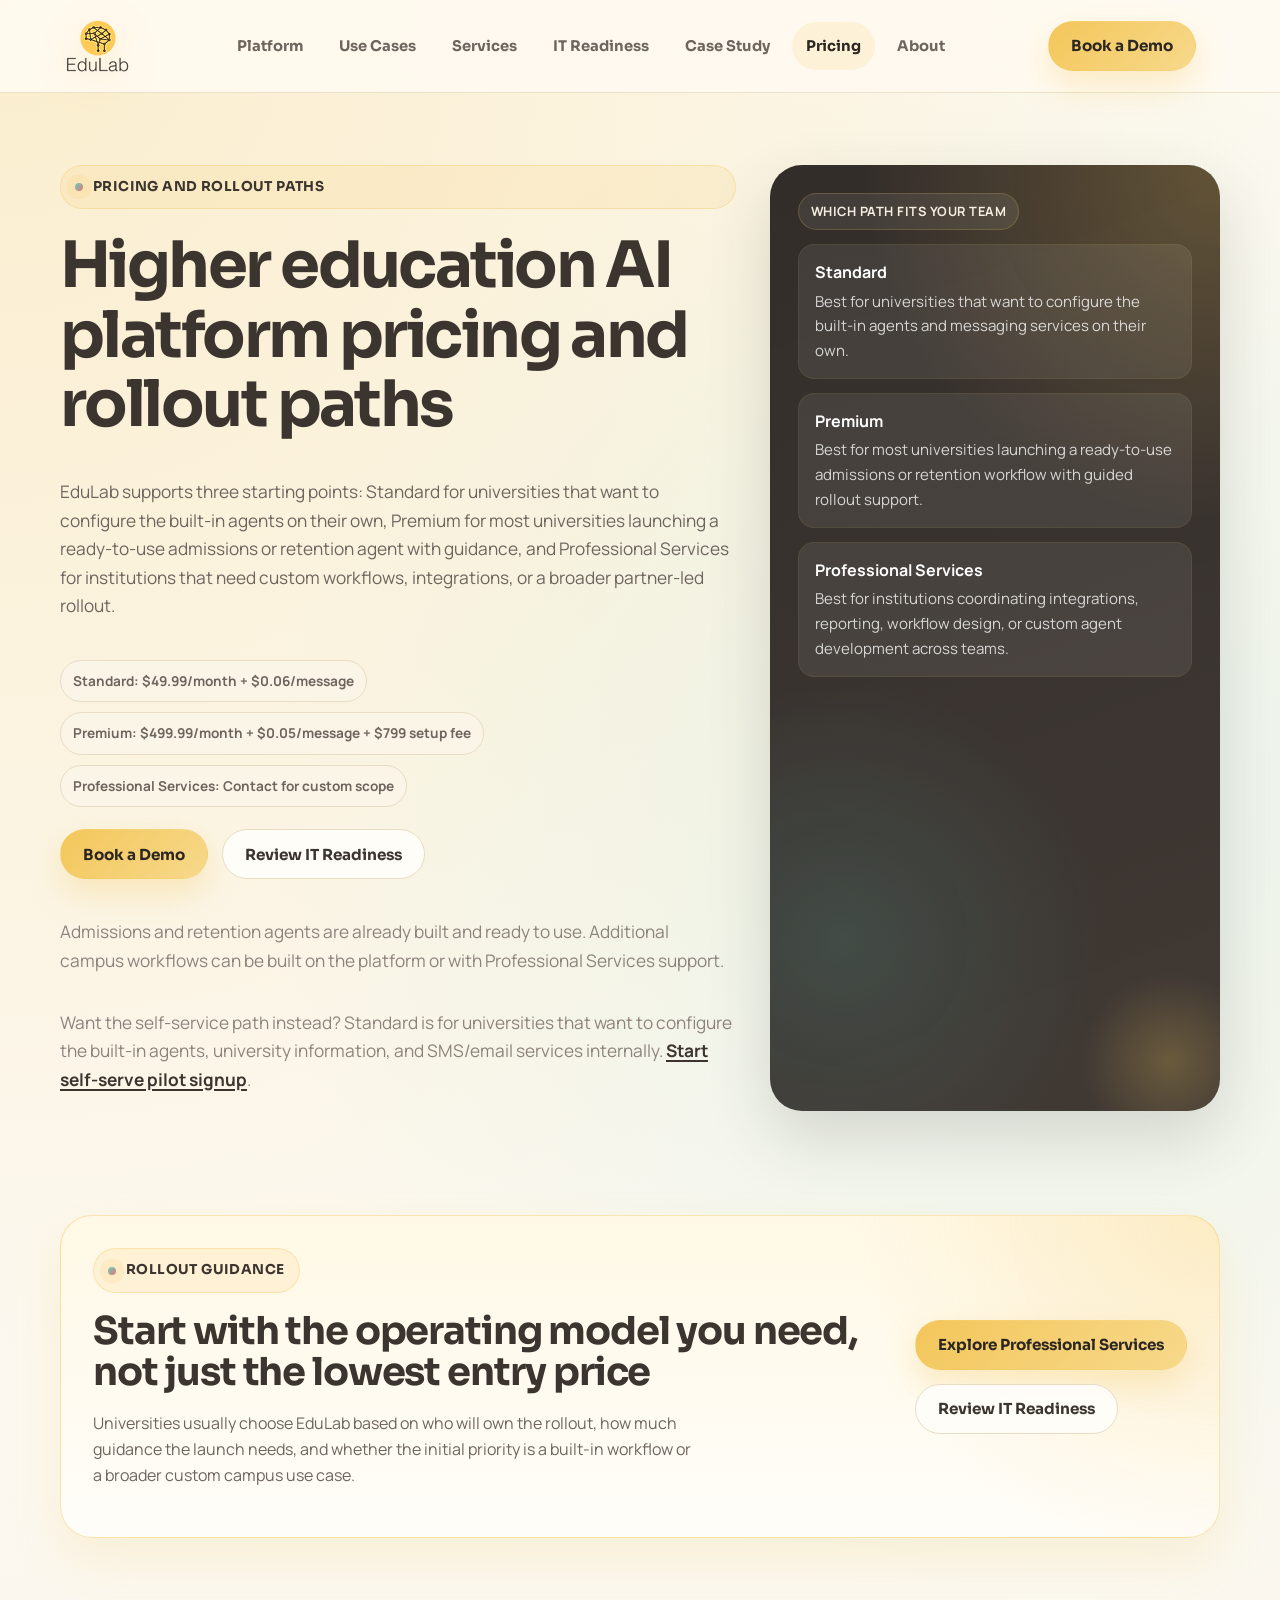
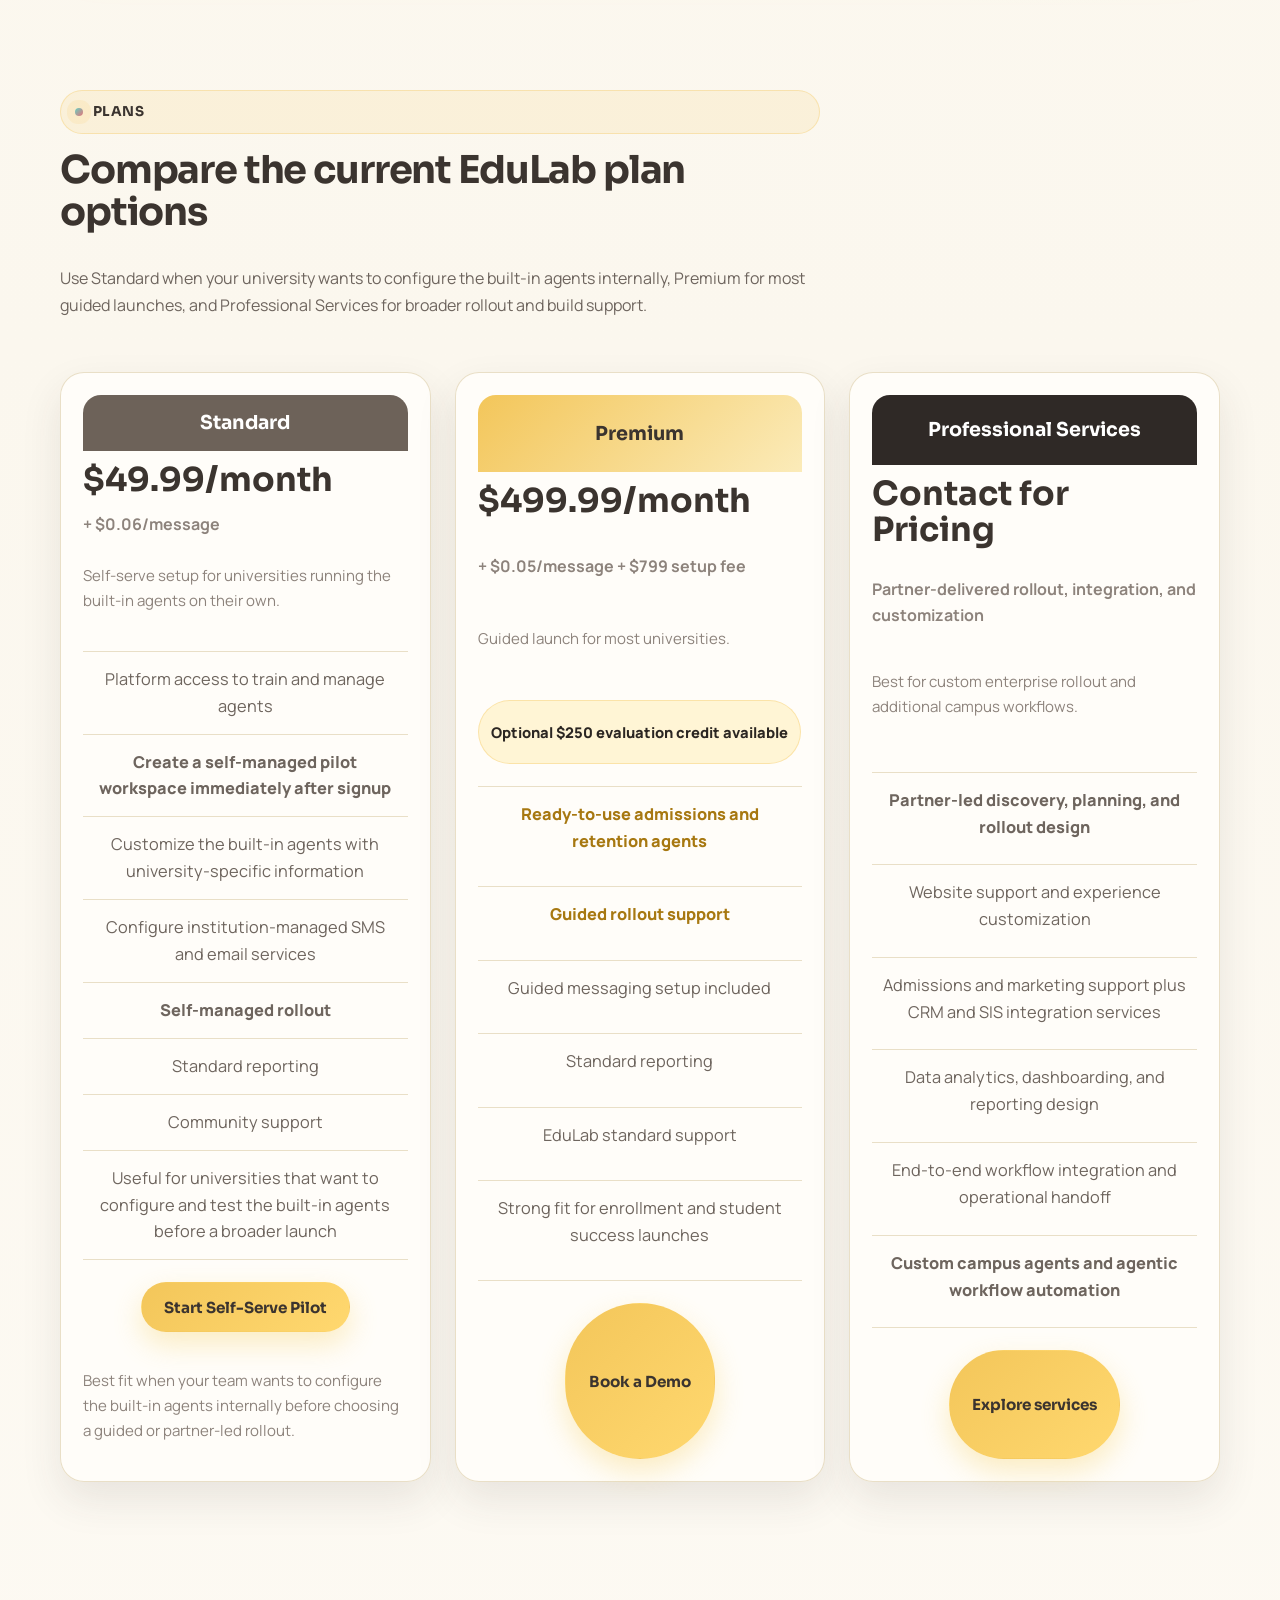
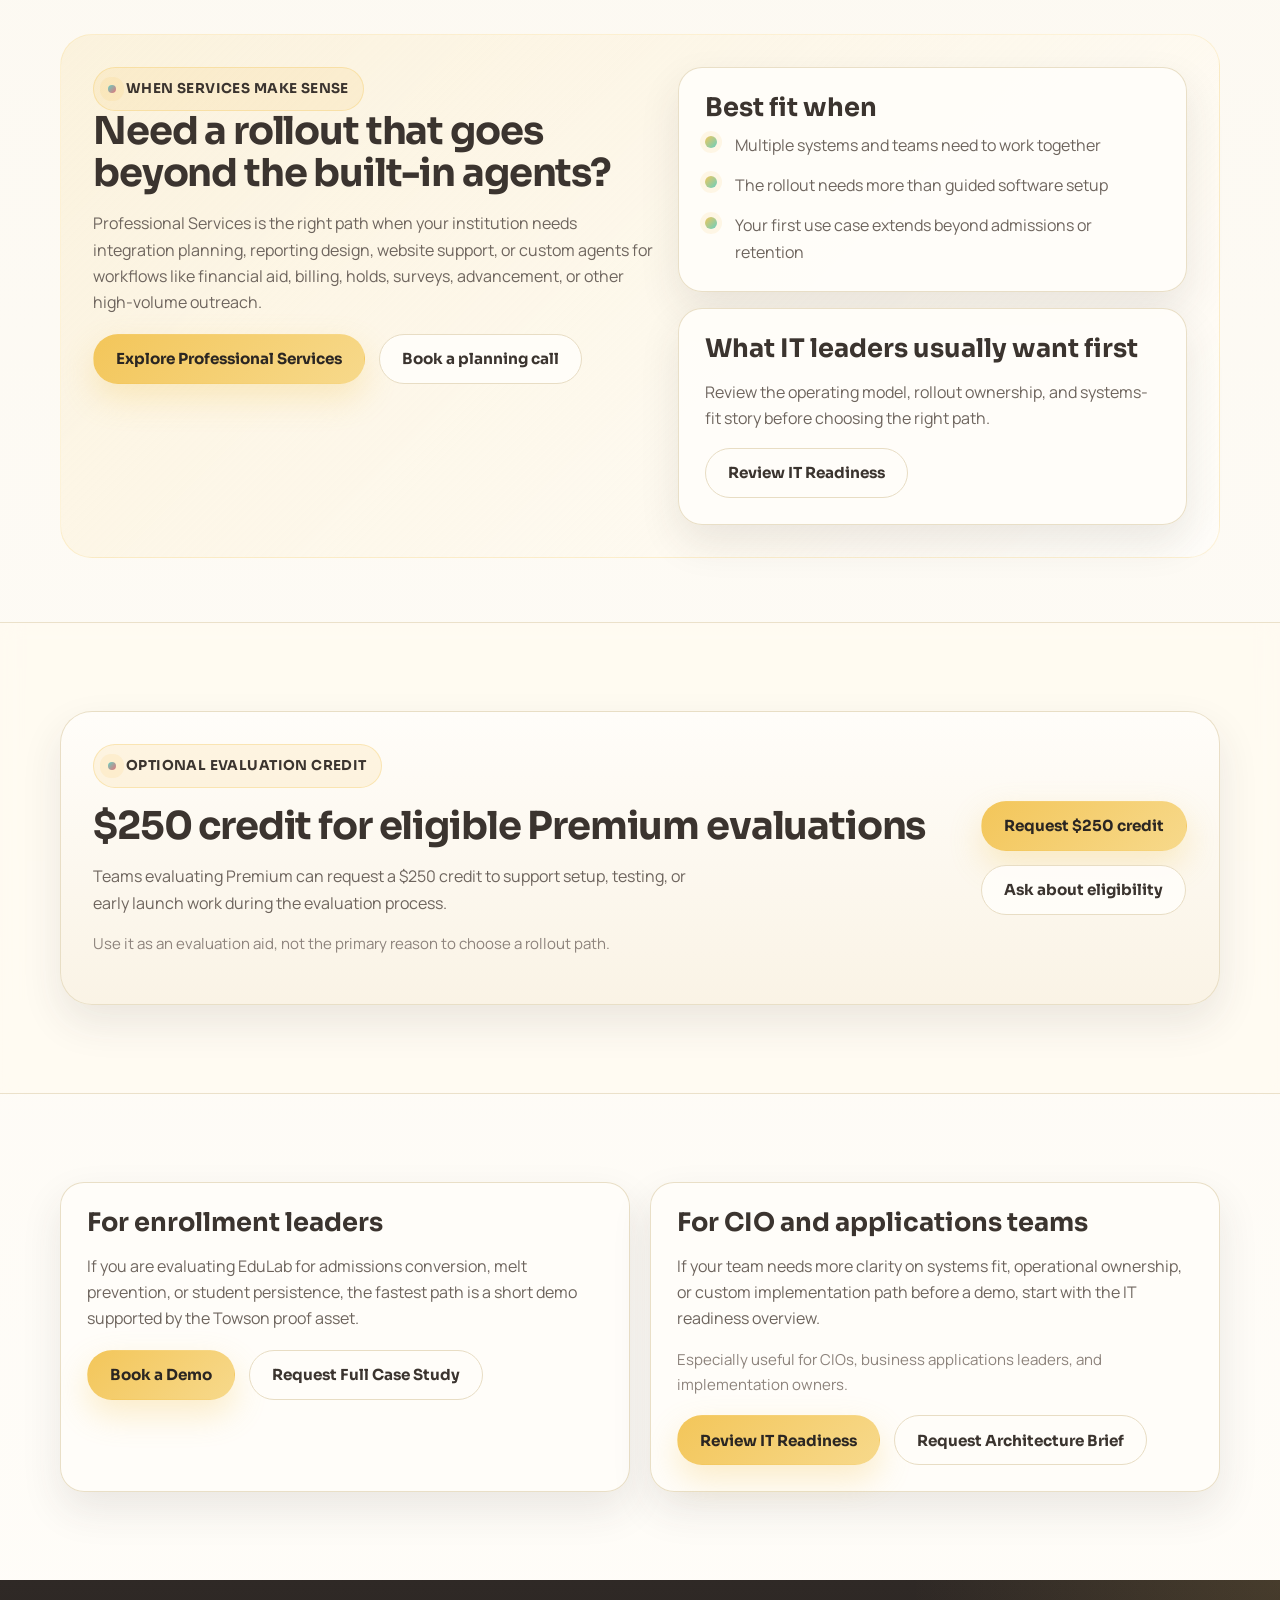
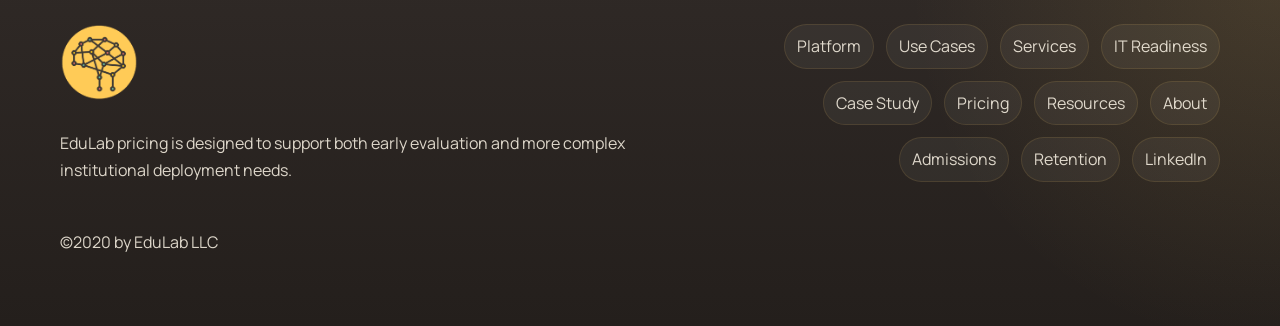
<file: pricing.html>
<!DOCTYPE html>
<html lang="en">
  <head>
    <meta charset="UTF-8" />
    <meta name="viewport" content="width=device-width, initial-scale=1.0" />
    <title>Higher Education AI Platform Pricing | EduLab</title>
    <meta
      name="description"
      content="Compare EduLab Standard, Premium, and Professional Services for university admissions, retention, rollout support, integrations, and reporting."
    />
    <link rel="canonical" href="https://www.edulab.ai/pricing.html" />
    <meta property="og:title" content="Higher Education AI Platform Pricing | EduLab" />
    <meta
      property="og:description"
      content="Compare EduLab Standard, Premium, and Professional Services for university admissions, retention, rollout support, integrations, and reporting."
    />
    <meta property="og:type" content="website" />
    <meta property="og:url" content="https://www.edulab.ai/pricing.html" />
    <meta property="og:image" content="https://www.edulab.ai/assets/images/logo.png" />
    <meta name="twitter:card" content="summary_large_image" />
    <meta name="twitter:title" content="Higher Education AI Platform Pricing | EduLab" />
    <meta
      name="twitter:description"
      content="Compare EduLab Standard, Premium, and Professional Services for university admissions, retention, rollout support, integrations, and reporting."
    />
    <meta name="twitter:image" content="https://www.edulab.ai/assets/images/logo.png" />
    <link rel="icon" type="image/png" href="assets/images/favicon.png" />
    <link rel="preconnect" href="https://fonts.googleapis.com" />
    <link rel="preconnect" href="https://fonts.gstatic.com" crossorigin />
    <link
      href="https://fonts.googleapis.com/css2?family=Manrope:wght@400;500;600;700;800&family=Sora:wght@500;600;700;800&display=swap"
      rel="stylesheet"
    />
    <link rel="stylesheet" href="assets/styles.css" />
    <script defer src="assets/script.js"></script>
    <script type="application/ld+json">
      {
        "@context": "https://schema.org",
        "@type": "Organization",
        "name": "EduLab",
        "url": "https://www.edulab.ai/",
        "logo": "https://www.edulab.ai/assets/images/logo.png",
        "sameAs": ["https://www.linkedin.com/company/105492879/"]
      }
    </script>
  </head>
  <body>
    <header class="site-header">
      <div class="container header-inner">
        <a class="brand" href="index.html">
          <img class="brand-wordmark" src="assets/images/logo.png" alt="EduLab" />
        </a>
        <button class="nav-toggle" aria-expanded="false" aria-controls="site-nav">Menu</button>
        <nav id="site-nav" class="site-nav" aria-label="Primary">
          <a class="nav-link" href="index.html">Platform</a>
          <div class="nav-group">
            <a class="nav-link nav-parent" href="solutions.html">Use Cases</a>
            <div class="nav-subnav" aria-label="Use case pages">
              <a class="nav-sublink" href="prospective-student-engagement.html">Admissions</a>
              <a class="nav-sublink" href="enrollment-retention-visibility.html">Retention</a>
            </div>
          </div>
          <a class="nav-link" href="professional-services.html">Services</a>
          <a class="nav-link" href="enterprise-readiness.html">IT Readiness</a>
          <a class="nav-link" href="case-study.html">Case Study</a>
          <a class="nav-link active" href="pricing.html">Pricing</a>
          <a class="nav-link" href="about.html">About</a>
        </nav>
        <a class="button button-primary header-cta" href="book-appointment.html">Book a Demo</a>
      </div>
    </header>

    <main>
      <section class="page-hero">
        <div class="container hero-layout">
          <div class="hero-copy">
            <span class="eyebrow">Pricing and Rollout Paths</span>
            <h1>Higher education AI platform pricing and rollout paths</h1>
            <p>
              EduLab supports three starting points: Standard for universities that want to configure the built-in agents on their own, Premium for
              most universities launching a ready-to-use admissions or retention agent with guidance, and Professional Services for institutions that
              need custom workflows, integrations, or a broader partner-led rollout.
            </p>
            <div class="pill-row">
              <span class="pill">Standard: $49.99/month + $0.06/message</span>
              <span class="pill">Premium: $499.99/month + $0.05/message + $799 setup fee</span>
              <span class="pill">Professional Services: Contact for custom scope</span>
            </div>
            <div class="button-row">
              <a class="button button-primary" href="book-appointment.html">Book a Demo</a>
              <a class="button button-secondary" href="enterprise-readiness.html">Review IT Readiness</a>
            </div>
            <p class="muted-note">
              Admissions and retention agents are already built and ready to use. Additional campus workflows can be built on the platform or with
              Professional Services support.
            </p>
            <p class="muted-note cta-helper">
              Want the self-service path instead? Standard is for universities that want to configure the built-in agents, university information,
              and SMS/email services internally. <a class="inline-link" href="https://signup.edulab.ai/">Start self-serve pilot signup</a>.
            </p>
          </div>
          <aside class="hero-panel">
            <span class="panel-kicker">Which path fits your team</span>
            <ul class="signal-list">
              <li>
                <strong>Standard</strong>
                <span>Best for universities that want to configure the built-in agents and messaging services on their own.</span>
              </li>
              <li>
                <strong>Premium</strong>
                <span>Best for most universities launching a ready-to-use admissions or retention workflow with guided rollout support.</span>
              </li>
              <li>
                <strong>Professional Services</strong>
                <span>Best for institutions coordinating integrations, reporting, workflow design, or custom agent development across teams.</span>
              </li>
            </ul>
          </aside>
        </div>
      </section>

      <section class="section compact">
        <div class="container">
          <div class="pricing-credit pricing-credit-featured">
            <div>
              <span class="eyebrow">Rollout Guidance</span>
              <h2>Start with the operating model you need, not just the lowest entry price</h2>
              <p>
                Universities usually choose EduLab based on who will own the rollout, how much guidance the launch needs, and whether the initial
                priority is a built-in workflow or a broader custom campus use case.
              </p>
            </div>
            <div class="pricing-credit-actions">
              <a class="button button-primary" href="professional-services.html">Explore Professional Services</a>
              <a class="button button-secondary" href="enterprise-readiness.html">Review IT Readiness</a>
            </div>
          </div>
        </div>
      </section>

      <section class="section">
        <div class="container">
          <div class="section-heading">
            <span class="eyebrow">Plans</span>
            <h2>Compare the current EduLab plan options</h2>
            <p>Use Standard when your university wants to configure the built-in agents internally, Premium for most guided launches, and Professional Services for broader rollout and build support.</p>
          </div>
          <div class="pricing-grid">
            <article class="pricing-card pricing-card-standard">
              <div class="pricing-card-header">
                <span class="pricing-plan-tag">Standard</span>
                <h3>$49.99/month</h3>
                <p class="pricing-subamount">+ $0.06/message</p>
                <p class="muted-note">Self-serve setup for universities running the built-in agents on their own.</p>
              </div>
              <ul class="pricing-features">
                <li>Platform access to train and manage agents</li>
                <li class="pricing-feature-strong">Create a self-managed pilot workspace immediately after signup</li>
                <li>Customize the built-in agents with university-specific information</li>
                <li>Configure institution-managed SMS and email services</li>
                <li class="pricing-feature-strong">Self-managed rollout</li>
                <li>Standard reporting</li>
                <li>Community support</li>
                <li>Useful for universities that want to configure and test the built-in agents before a broader launch</li>
              </ul>
              <a class="button button-pricing" href="https://signup.edulab.ai/">Start Self-Serve Pilot</a>
              <p class="muted-note">Best fit when your team wants to configure the built-in agents internally before choosing a guided or partner-led rollout.</p>
            </article>
            <article class="pricing-card pricing-card-premium">
              <div class="pricing-card-header">
                <span class="pricing-plan-tag">Premium</span>
                <h3>$499.99/month</h3>
                <p class="pricing-subamount">+ $0.05/message + $799 setup fee</p>
                <p class="muted-note">Guided launch for most universities.</p>
                <p class="pricing-credit-note">Optional $250 evaluation credit available</p>
              </div>
              <ul class="pricing-features">
                <li class="pricing-feature-strong">Ready-to-use admissions and retention agents</li>
                <li class="pricing-feature-strong">Guided rollout support</li>
                <li>Guided messaging setup included</li>
                <li>Standard reporting</li>
                <li>EduLab standard support</li>
                <li>Strong fit for enrollment and student success launches</li>
              </ul>
              <a class="button button-pricing" href="book-appointment.html">Book a Demo</a>
            </article>
            <article class="pricing-card pricing-card-services">
              <div class="pricing-card-header">
                <span class="pricing-plan-tag">Professional Services</span>
                <h3>Contact for Pricing</h3>
                <p class="pricing-subamount">Partner-delivered rollout, integration, and customization</p>
                <p class="muted-note">Best for custom enterprise rollout and additional campus workflows.</p>
              </div>
              <ul class="pricing-features">
                <li class="pricing-feature-strong">Partner-led discovery, planning, and rollout design</li>
                <li>Website support and experience customization</li>
                <li>Admissions and marketing support plus CRM and SIS integration services</li>
                <li>Data analytics, dashboarding, and reporting design</li>
                <li>End-to-end workflow integration and operational handoff</li>
                <li class="pricing-feature-strong">Custom campus agents and agentic workflow automation</li>
              </ul>
              <a class="button button-pricing" href="professional-services.html">Explore services</a>
            </article>
          </div>
        </div>
      </section>

      <section class="section compact">
        <div class="container">
          <div class="split-callout">
            <div>
              <span class="eyebrow">When Services Make Sense</span>
              <h2>Need a rollout that goes beyond the built-in agents?</h2>
              <p>
                Professional Services is the right path when your institution needs integration planning, reporting design, website support, or
                custom agents for workflows like financial aid, billing, holds, surveys, advancement, or other high-volume outreach.
              </p>
              <div class="button-row" style="margin-top: 18px">
                <a class="button button-primary" href="professional-services.html">Explore Professional Services</a>
                <a class="button button-secondary" href="book-appointment.html">Book a planning call</a>
              </div>
            </div>
            <div class="grid" style="gap: 16px">
              <article class="card">
                <h3>Best fit when</h3>
                <ul class="check-list">
                  <li>Multiple systems and teams need to work together</li>
                  <li>The rollout needs more than guided software setup</li>
                  <li>Your first use case extends beyond admissions or retention</li>
                </ul>
              </article>
              <article class="card">
                <h3>What IT leaders usually want first</h3>
                <p>Review the operating model, rollout ownership, and systems-fit story before choosing the right path.</p>
                <a class="button button-secondary" href="enterprise-readiness.html">Review IT Readiness</a>
              </article>
            </div>
          </div>
        </div>
      </section>

      <section class="section section-band">
        <div class="container">
          <div class="pricing-credit">
            <div>
              <span class="eyebrow">Optional Evaluation Credit</span>
              <h2>$250 credit for eligible Premium evaluations</h2>
              <p>
                Teams evaluating Premium can request a $250 credit to support setup, testing, or early launch work during the evaluation process.
              </p>
              <p class="muted-note">Use it as an evaluation aid, not the primary reason to choose a rollout path.</p>
            </div>
            <div class="pricing-credit-actions">
              <a class="button button-primary" href="https://forms.gle/JRtyYn9mebxUDxsN9">Request $250 credit</a>
              <a class="button button-secondary" href="book-appointment.html">Ask about eligibility</a>
            </div>
          </div>
        </div>
      </section>

      <section class="section">
        <div class="container page-intro-grid">
          <article class="card">
            <h3>For enrollment leaders</h3>
            <p>
              If you are evaluating EduLab for admissions conversion, melt prevention, or student persistence, the fastest path is a short demo
              supported by the Towson proof asset.
            </p>
            <div class="button-row" style="margin-top: 18px">
              <a class="button button-primary" href="book-appointment.html">Book a Demo</a>
              <a
                class="button button-secondary"
                href="mailto:sales@edulab.ai?subject=Request%20Towson%20University%20Case%20Study&amp;body=Hi%20EduLab%2C%0A%0AI%27d%20like%20a%20copy%20of%20the%20Towson%20University%20case%20study.%0A%0AName%3A%0AUniversity%3A%0ATitle%3A%0APrimary%20interest%3A%20Admissions%20%2F%20Retention%20%2F%20IT%20Review%0A"
                >Request Full Case Study</a
              >
            </div>
          </article>
          <article class="card">
            <h3>For CIO and applications teams</h3>
            <p>
              If your team needs more clarity on systems fit, operational ownership, or custom implementation path before a demo, start with the
              IT readiness overview.
            </p>
            <p class="muted-note">Especially useful for CIOs, business applications leaders, and implementation owners.</p>
            <div class="button-row" style="margin-top: 18px">
              <a class="button button-primary" href="enterprise-readiness.html">Review IT Readiness</a>
              <a
                class="button button-secondary"
                href="mailto:sales@edulab.ai?subject=Request%20EduLab%20Architecture%20and%20Compliance%20Brief&amp;body=Hi%20EduLab%2C%0A%0AI%27d%20like%20the%20EduLab%20architecture%20and%20compliance%20brief.%0A%0AName%3A%0AUniversity%3A%0ATitle%3A%0ATechnical%20focus%3A%0ADeployment%20questions%3A%0A"
                >Request Architecture Brief</a
              >
            </div>
          </article>
        </div>
      </section>
    </main>

    <footer class="site-footer">
      <div class="container footer-grid">
        <div class="footer-brand">
          <img class="footer-wordmark" src="assets/images/logo-mark.png" alt="EduLab" />
          <p>EduLab pricing is designed to support both early evaluation and more complex institutional deployment needs.</p>
          <p>©2020 by EduLab LLC</p>
        </div>
        <nav class="footer-nav" aria-label="Footer">
          <a href="index.html">Platform</a>
          <a href="solutions.html">Use Cases</a>
          <a href="professional-services.html">Services</a>
          <a href="enterprise-readiness.html">IT Readiness</a>
          <a href="case-study.html">Case Study</a>
          <a href="pricing.html">Pricing</a>
          <a href="resources.html">Resources</a>
          <a href="about.html">About</a>
          <a href="prospective-student-engagement.html">Admissions</a>
          <a href="enrollment-retention-visibility.html">Retention</a>
          <a href="https://www.linkedin.com/company/105492879/" target="_blank" rel="noopener noreferrer">LinkedIn</a>
        </nav>
      </div>
    </footer>
  </body>
</html>
</file>
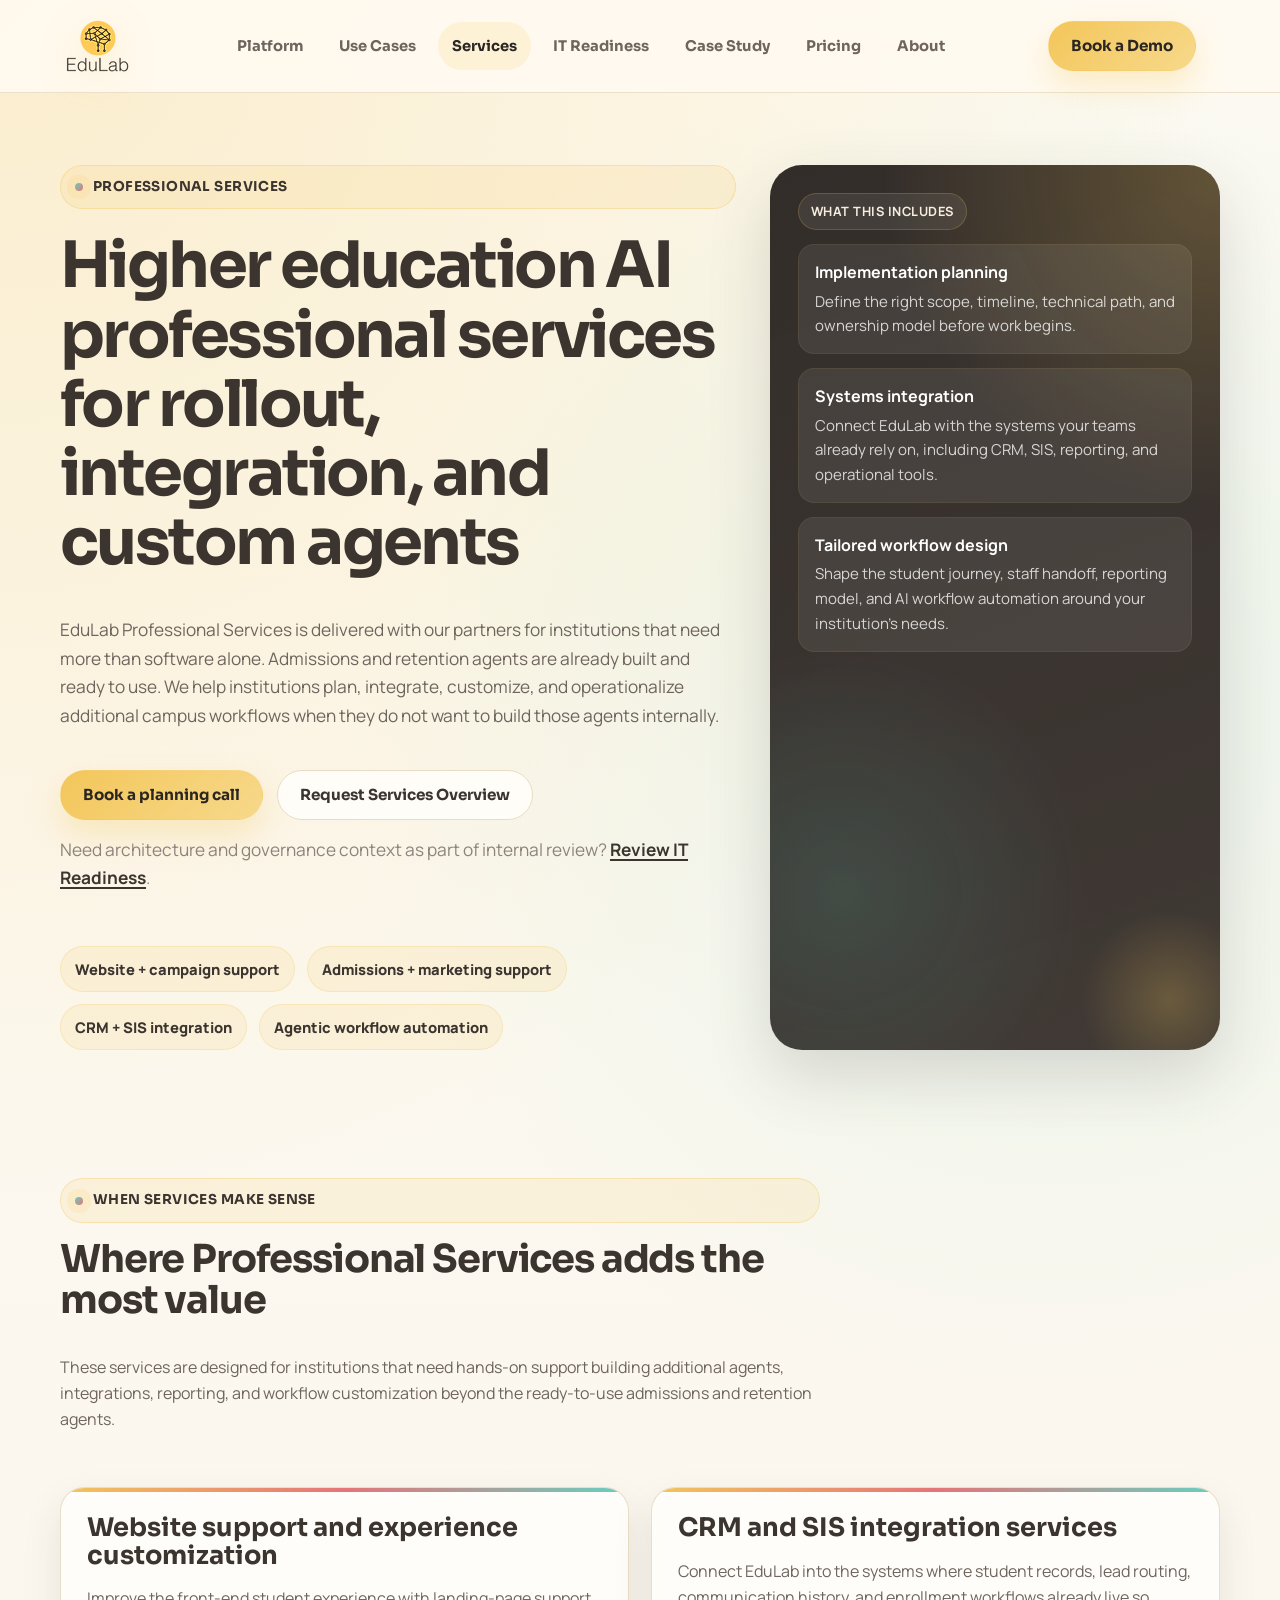
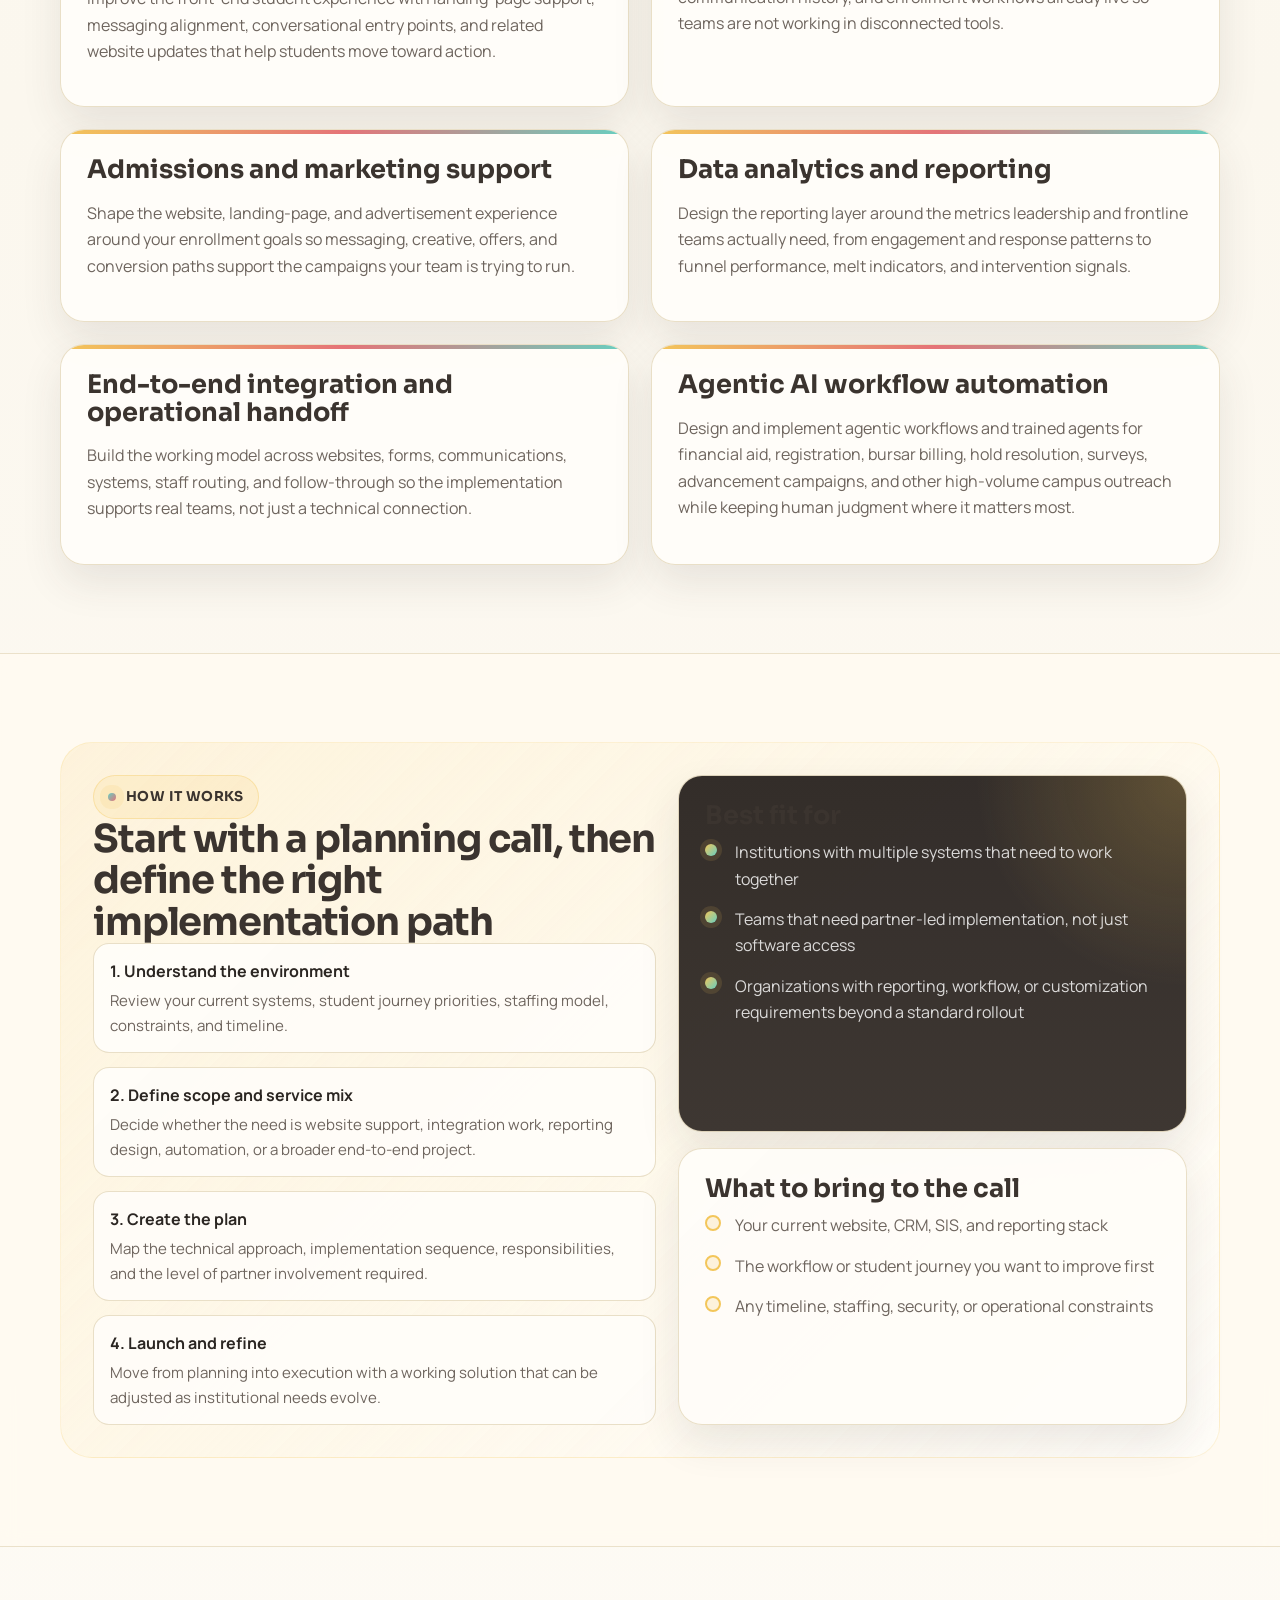
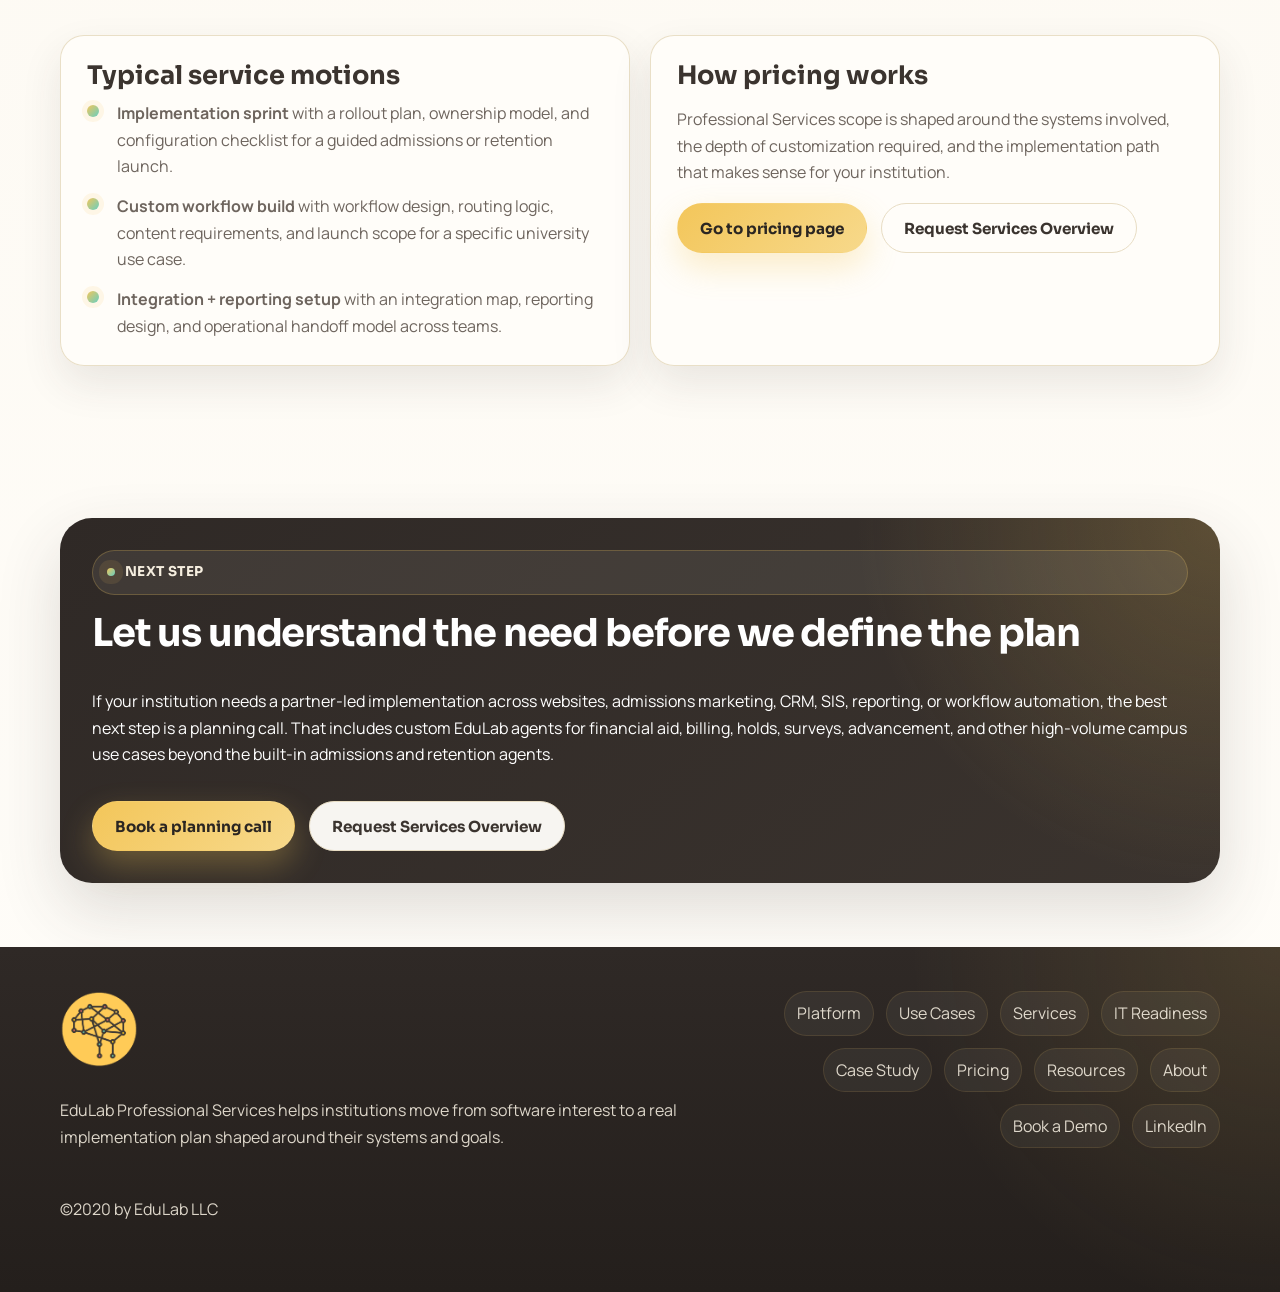
<file: professional-services.html>
<!DOCTYPE html>
<html lang="en">
  <head>
    <meta charset="UTF-8" />
    <meta name="viewport" content="width=device-width, initial-scale=1.0" />
    <title>Higher Education AI Professional Services | EduLab</title>
    <meta
      name="description"
      content="Explore EduLab Professional Services for custom university workflows, CRM and SIS integration, reporting, website support, and agent development."
    />
    <link rel="canonical" href="https://www.edulab.ai/professional-services.html" />
    <meta property="og:title" content="Higher Education AI Professional Services | EduLab" />
    <meta
      property="og:description"
      content="Explore EduLab Professional Services for custom university workflows, CRM and SIS integration, reporting, website support, and agent development."
    />
    <meta property="og:type" content="website" />
    <meta property="og:url" content="https://www.edulab.ai/professional-services.html" />
    <meta property="og:image" content="https://www.edulab.ai/assets/images/logo.png" />
    <meta name="twitter:card" content="summary_large_image" />
    <meta name="twitter:title" content="Higher Education AI Professional Services | EduLab" />
    <meta
      name="twitter:description"
      content="Explore EduLab Professional Services for custom university workflows, CRM and SIS integration, reporting, website support, and agent development."
    />
    <meta name="twitter:image" content="https://www.edulab.ai/assets/images/logo.png" />
    <link rel="icon" type="image/png" href="assets/images/favicon.png" />
    <link rel="preconnect" href="https://fonts.googleapis.com" />
    <link rel="preconnect" href="https://fonts.gstatic.com" crossorigin />
    <link
      href="https://fonts.googleapis.com/css2?family=Manrope:wght@400;500;600;700;800&family=Sora:wght@500;600;700;800&display=swap"
      rel="stylesheet"
    />
    <link rel="stylesheet" href="assets/styles.css" />
    <script defer src="assets/script.js"></script>
    <script type="application/ld+json">
      {
        "@context": "https://schema.org",
        "@type": "Organization",
        "name": "EduLab",
        "url": "https://www.edulab.ai/",
        "logo": "https://www.edulab.ai/assets/images/logo.png",
        "sameAs": ["https://www.linkedin.com/company/105492879/"]
      }
    </script>
  </head>
  <body>
    <header class="site-header">
      <div class="container header-inner">
        <a class="brand" href="index.html">
          <img class="brand-wordmark" src="assets/images/logo.png" alt="EduLab" />
        </a>
        <button class="nav-toggle" aria-expanded="false" aria-controls="site-nav">Menu</button>
        <nav id="site-nav" class="site-nav" aria-label="Primary">
          <a class="nav-link" href="index.html">Platform</a>
          <div class="nav-group">
            <a class="nav-link nav-parent" href="solutions.html">Use Cases</a>
            <div class="nav-subnav" aria-label="Use case pages">
              <a class="nav-sublink" href="prospective-student-engagement.html">Admissions</a>
              <a class="nav-sublink" href="enrollment-retention-visibility.html">Retention</a>
            </div>
          </div>
          <a class="nav-link active" href="professional-services.html">Services</a>
          <a class="nav-link" href="enterprise-readiness.html">IT Readiness</a>
          <a class="nav-link" href="case-study.html">Case Study</a>
          <a class="nav-link" href="pricing.html">Pricing</a>
          <a class="nav-link" href="about.html">About</a>
        </nav>
        <a class="button button-primary header-cta" href="book-appointment.html">Book a Demo</a>
      </div>
    </header>

    <main>
      <section class="page-hero">
        <div class="container hero-layout">
          <div class="hero-copy">
            <span class="eyebrow">Professional Services</span>
            <h1>Higher education AI professional services for rollout, integration, and custom agents</h1>
            <p>
              EduLab Professional Services is delivered with our partners for institutions that need more than software alone. Admissions and
              retention agents are already built and ready to use. We help institutions plan, integrate, customize, and operationalize additional
              campus workflows when they do not want to build those agents internally.
            </p>
            <div class="button-row">
              <a class="button button-primary" href="book-appointment.html">Book a planning call</a>
              <a
                class="button button-secondary"
                href="mailto:sales@edulab.ai?subject=Request%20EduLab%20Professional%20Services%20Overview&amp;body=Hi%20EduLab%2C%0A%0AI%27d%20like%20the%20EduLab%20Professional%20Services%20overview.%0A%0AName%3A%0AUniversity%3A%0ATitle%3A%0AProject%20focus%3A%0A"
                >Request Services Overview</a
              >
            </div>
            <p class="muted-note cta-helper">
              Need architecture and governance context as part of internal review? <a class="inline-link" href="enterprise-readiness.html">Review IT Readiness</a>.
            </p>
            <div class="kpi-line">
              <span class="kpi-chip">Website + campaign support</span>
              <span class="kpi-chip">Admissions + marketing support</span>
              <span class="kpi-chip">CRM + SIS integration</span>
              <span class="kpi-chip">Agentic workflow automation</span>
            </div>
          </div>
          <aside class="hero-panel">
            <span class="panel-kicker">What this includes</span>
            <ul class="signal-list">
              <li>
                <strong>Implementation planning</strong>
                <span>Define the right scope, timeline, technical path, and ownership model before work begins.</span>
              </li>
              <li>
                <strong>Systems integration</strong>
                <span>Connect EduLab with the systems your teams already rely on, including CRM, SIS, reporting, and operational tools.</span>
              </li>
              <li>
                <strong>Tailored workflow design</strong>
                <span>Shape the student journey, staff handoff, reporting model, and AI workflow automation around your institution's needs.</span>
              </li>
            </ul>
          </aside>
        </div>
      </section>

      <section class="section">
        <div class="container">
          <div class="section-heading">
            <span class="eyebrow">When Services Make Sense</span>
            <h2>Where Professional Services adds the most value</h2>
            <p>
              These services are designed for institutions that need hands-on support building additional agents, integrations, reporting, and
              workflow customization beyond the ready-to-use admissions and retention agents.
            </p>
          </div>
          <div class="grid two">
            <article class="card card-accent">
              <h3>Website support and experience customization</h3>
              <p>
                Improve the front-end student experience with landing-page support, messaging alignment, conversational entry points, and related
                website updates that help students move toward action.
              </p>
            </article>
            <article class="card card-accent">
              <h3>CRM and SIS integration services</h3>
              <p>
                Connect EduLab into the systems where student records, lead routing, communication history, and enrollment workflows already live so
                teams are not working in disconnected tools.
              </p>
            </article>
            <article class="card card-accent">
              <h3>Admissions and marketing support</h3>
              <p>
                Shape the website, landing-page, and advertisement experience around your enrollment goals so messaging, creative, offers, and
                conversion paths support the campaigns your team is trying to run.
              </p>
            </article>
            <article class="card card-accent">
              <h3>Data analytics and reporting</h3>
              <p>
                Design the reporting layer around the metrics leadership and frontline teams actually need, from engagement and response patterns to
                funnel performance, melt indicators, and intervention signals.
              </p>
            </article>
            <article class="card card-accent">
              <h3>End-to-end integration and operational handoff</h3>
              <p>
                Build the working model across websites, forms, communications, systems, staff routing, and follow-through so the implementation
                supports real teams, not just a technical connection.
              </p>
            </article>
            <article class="card card-accent">
              <h3>Agentic AI workflow automation</h3>
              <p>
                Design and implement agentic workflows and trained agents for financial aid, registration, bursar billing, hold resolution,
                surveys, advancement campaigns, and other high-volume campus outreach while keeping human judgment where it matters most.
              </p>
            </article>
          </div>
        </div>
      </section>

      <section class="section section-band">
        <div class="container">
          <div class="split-callout">
            <div>
              <span class="eyebrow">How It Works</span>
              <h2>Start with a planning call, then define the right implementation path</h2>
              <ol class="timeline">
                <li>
                  <strong>1. Understand the environment</strong>
                  <span>Review your current systems, student journey priorities, staffing model, constraints, and timeline.</span>
                </li>
                <li>
                  <strong>2. Define scope and service mix</strong>
                  <span>Decide whether the need is website support, integration work, reporting design, automation, or a broader end-to-end project.</span>
                </li>
                <li>
                  <strong>3. Create the plan</strong>
                  <span>Map the technical approach, implementation sequence, responsibilities, and the level of partner involvement required.</span>
                </li>
                <li>
                  <strong>4. Launch and refine</strong>
                  <span>Move from planning into execution with a working solution that can be adjusted as institutional needs evolve.</span>
                </li>
              </ol>
            </div>
            <div class="grid" style="gap: 16px">
              <article class="card highlight-card">
                <h3>Best fit for</h3>
                <ul class="check-list">
                  <li>Institutions with multiple systems that need to work together</li>
                  <li>Teams that need partner-led implementation, not just software access</li>
                  <li>Organizations with reporting, workflow, or customization requirements beyond a standard rollout</li>
                </ul>
              </article>
              <article class="card">
                <h3>What to bring to the call</h3>
                <ul class="info-list">
                  <li>Your current website, CRM, SIS, and reporting stack</li>
                  <li>The workflow or student journey you want to improve first</li>
                  <li>Any timeline, staffing, security, or operational constraints</li>
                </ul>
              </article>
            </div>
          </div>
        </div>
      </section>

      <section class="section">
        <div class="container page-intro-grid">
          <article class="card">
            <h3>Typical service motions</h3>
            <ul class="check-list">
              <li><strong>Implementation sprint</strong> with a rollout plan, ownership model, and configuration checklist for a guided admissions or retention launch.</li>
              <li><strong>Custom workflow build</strong> with workflow design, routing logic, content requirements, and launch scope for a specific university use case.</li>
              <li><strong>Integration + reporting setup</strong> with an integration map, reporting design, and operational handoff model across teams.</li>
            </ul>
          </article>
          <article class="card">
            <h3>How pricing works</h3>
            <p>
              Professional Services scope is shaped around the systems involved, the depth of customization required, and the implementation path that
              makes sense for your institution.
            </p>
            <div class="button-row" style="margin-top: 18px">
              <a class="button button-primary" href="pricing.html">Go to pricing page</a>
              <a
                class="button button-secondary"
                href="mailto:sales@edulab.ai?subject=Request%20EduLab%20Professional%20Services%20Overview&amp;body=Hi%20EduLab%2C%0A%0AI%27d%20like%20the%20EduLab%20Professional%20Services%20overview.%0A%0AName%3A%0AUniversity%3A%0ATitle%3A%0AProject%20focus%3A%0A"
                >Request Services Overview</a
              >
            </div>
          </article>
        </div>
      </section>

      <section class="section compact">
        <div class="container">
          <div class="cta-banner">
            <span class="eyebrow">Next Step</span>
            <h2>Let us understand the need before we define the plan</h2>
            <p>
              If your institution needs a partner-led implementation across websites, admissions marketing, CRM, SIS, reporting, or workflow
              automation, the best next step is a planning call. That includes custom EduLab agents for financial aid, billing, holds, surveys,
              advancement, and other high-volume campus use cases beyond the built-in admissions and retention agents.
            </p>
            <div class="button-row">
              <a class="button button-primary" href="book-appointment.html">Book a planning call</a>
              <a
                class="button button-secondary"
                href="mailto:sales@edulab.ai?subject=Request%20EduLab%20Professional%20Services%20Overview&amp;body=Hi%20EduLab%2C%0A%0AI%27d%20like%20the%20EduLab%20Professional%20Services%20overview.%0A%0AName%3A%0AUniversity%3A%0ATitle%3A%0AProject%20focus%3A%0A"
                >Request Services Overview</a
              >
            </div>
          </div>
        </div>
      </section>
    </main>

    <footer class="site-footer">
      <div class="container footer-grid">
        <div class="footer-brand">
          <img class="footer-wordmark" src="assets/images/logo-mark.png" alt="EduLab" />
          <p>EduLab Professional Services helps institutions move from software interest to a real implementation plan shaped around their systems and goals.</p>
          <p>©2020 by EduLab LLC</p>
        </div>
        <nav class="footer-nav" aria-label="Footer">
          <a href="index.html">Platform</a>
          <a href="solutions.html">Use Cases</a>
          <a href="professional-services.html">Services</a>
          <a href="enterprise-readiness.html">IT Readiness</a>
          <a href="case-study.html">Case Study</a>
          <a href="pricing.html">Pricing</a>
          <a href="resources.html">Resources</a>
          <a href="about.html">About</a>
          <a href="book-appointment.html">Book a Demo</a>
          <a href="https://www.linkedin.com/company/105492879/" target="_blank" rel="noopener noreferrer">LinkedIn</a>
        </nav>
      </div>
    </footer>
  </body>
</html>
</file>
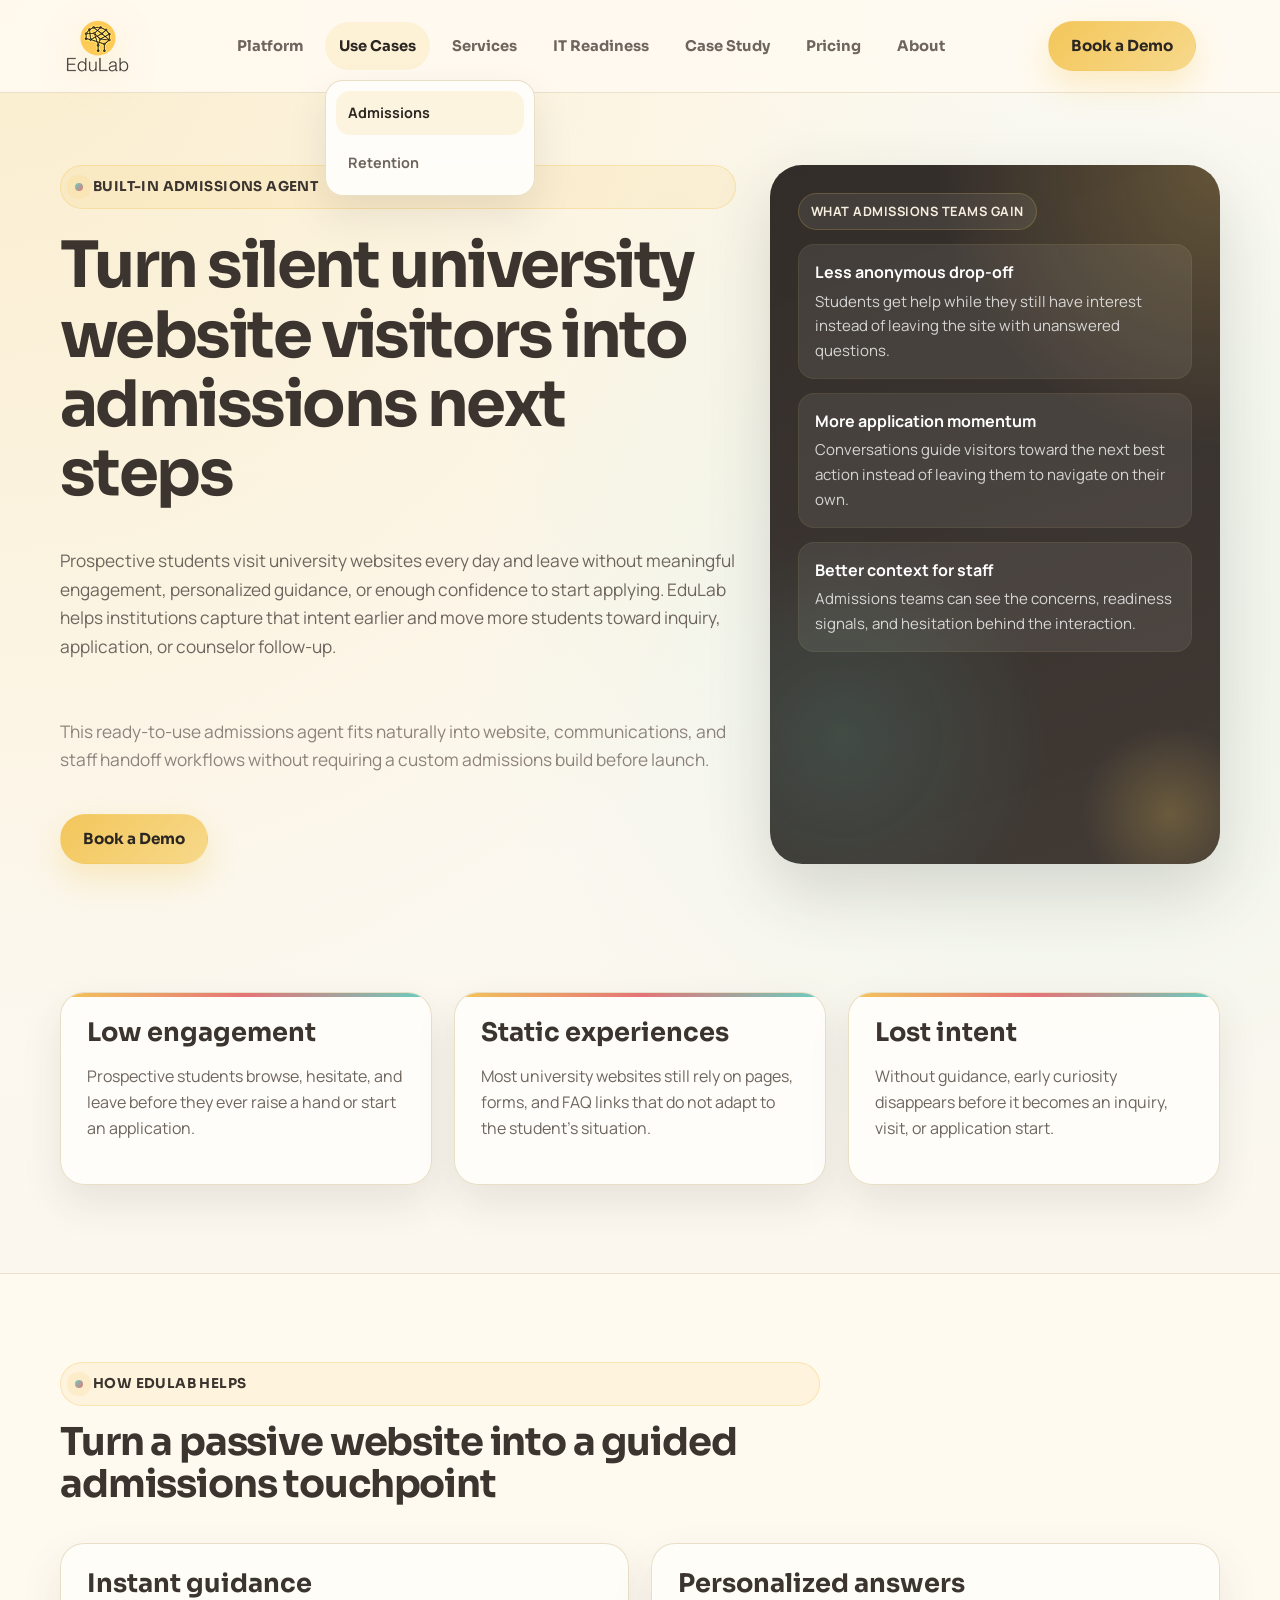
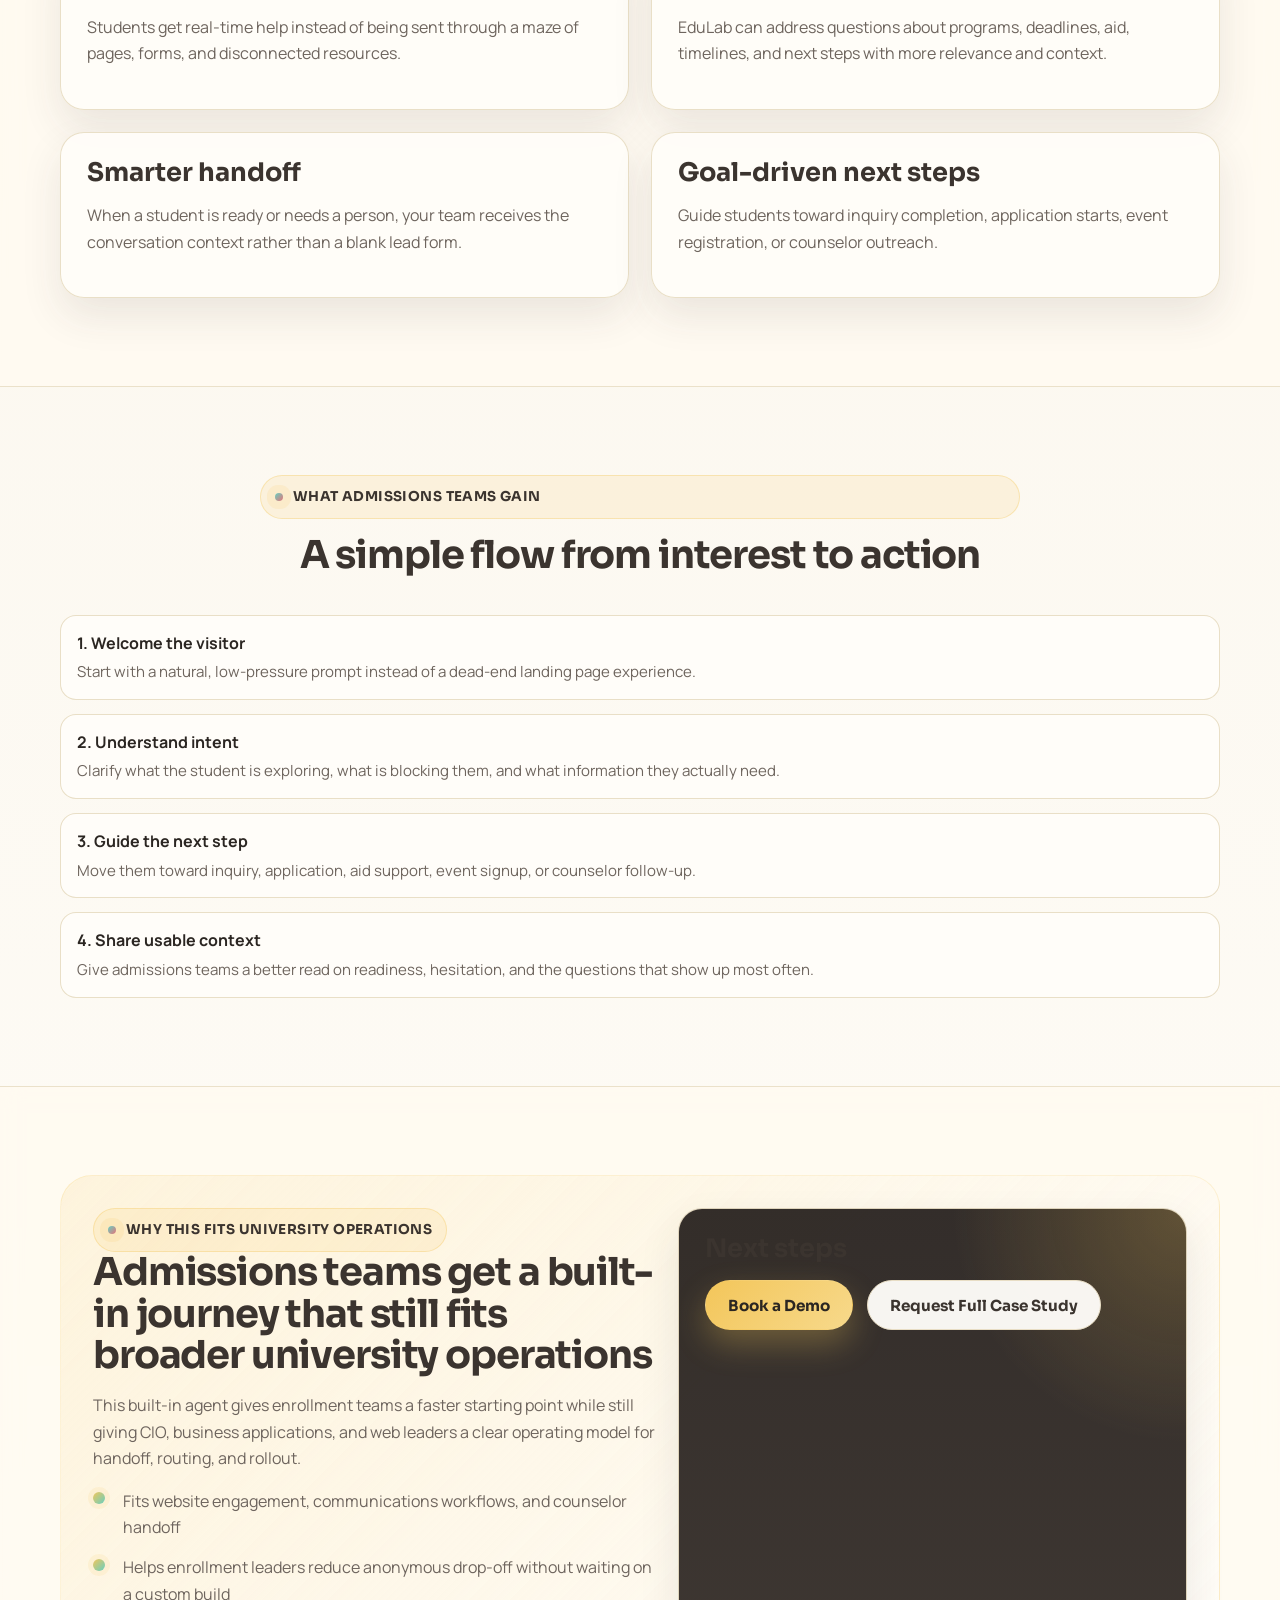
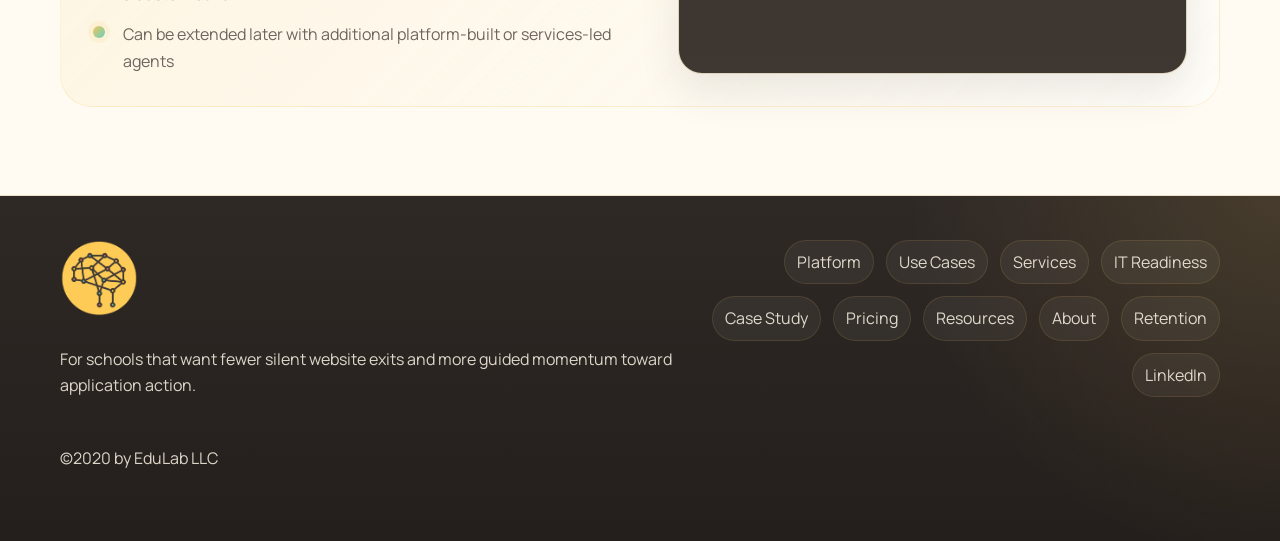
<file: prospective-student-engagement.html>
<!DOCTYPE html>
<html lang="en">
  <head>
    <meta charset="UTF-8" />
    <meta name="viewport" content="width=device-width, initial-scale=1.0" />
    <title>University Admissions AI Agent for Website Visitor Conversion | EduLab</title>
    <meta
      name="description"
      content="See how EduLab's university admissions AI agent helps schools turn website visitors into inquiries, applicants, and counselor follow-up."
    />
    <link rel="canonical" href="https://www.edulab.ai/prospective-student-engagement.html" />
    <meta property="og:title" content="University Admissions AI Agent for Website Visitor Conversion | EduLab" />
    <meta
      property="og:description"
      content="See how EduLab's university admissions AI agent helps schools turn website visitors into inquiries, applicants, and counselor follow-up."
    />
    <meta property="og:type" content="website" />
    <meta property="og:url" content="https://www.edulab.ai/prospective-student-engagement.html" />
    <meta property="og:image" content="https://www.edulab.ai/assets/images/logo.png" />
    <meta name="twitter:card" content="summary_large_image" />
    <meta name="twitter:title" content="University Admissions AI Agent for Website Visitor Conversion | EduLab" />
    <meta
      name="twitter:description"
      content="See how EduLab's university admissions AI agent helps schools turn website visitors into inquiries, applicants, and counselor follow-up."
    />
    <meta name="twitter:image" content="https://www.edulab.ai/assets/images/logo.png" />
    <link rel="icon" type="image/png" href="assets/images/favicon.png" />
    <link rel="preconnect" href="https://fonts.googleapis.com" />
    <link rel="preconnect" href="https://fonts.gstatic.com" crossorigin />
    <link
      href="https://fonts.googleapis.com/css2?family=Manrope:wght@400;500;600;700;800&family=Sora:wght@500;600;700;800&display=swap"
      rel="stylesheet"
    />
    <link rel="stylesheet" href="assets/styles.css" />
    <script defer src="assets/script.js"></script>
    <script type="application/ld+json">
      {
        "@context": "https://schema.org",
        "@type": "Organization",
        "name": "EduLab",
        "url": "https://www.edulab.ai/",
        "logo": "https://www.edulab.ai/assets/images/logo.png",
        "sameAs": ["https://www.linkedin.com/company/105492879/"]
      }
    </script>
  </head>
  <body>
    <header class="site-header">
      <div class="container header-inner">
        <a class="brand" href="index.html">
          <img class="brand-wordmark" src="assets/images/logo.png" alt="EduLab" />
        </a>
        <button class="nav-toggle" aria-expanded="false" aria-controls="site-nav">Menu</button>
        <nav id="site-nav" class="site-nav" aria-label="Primary">
          <a class="nav-link" href="index.html">Platform</a>
          <div class="nav-group is-active">
            <a class="nav-link nav-parent active" href="solutions.html">Use Cases</a>
            <div class="nav-subnav" aria-label="Use case pages">
              <a class="nav-sublink active" href="prospective-student-engagement.html">Admissions</a>
              <a class="nav-sublink" href="enrollment-retention-visibility.html">Retention</a>
            </div>
          </div>
          <a class="nav-link" href="professional-services.html">Services</a>
          <a class="nav-link" href="enterprise-readiness.html">IT Readiness</a>
          <a class="nav-link" href="case-study.html">Case Study</a>
          <a class="nav-link" href="pricing.html">Pricing</a>
          <a class="nav-link" href="about.html">About</a>
        </nav>
        <a class="button button-primary header-cta" href="book-appointment.html">Book a Demo</a>
      </div>
    </header>

    <main>
      <section class="page-hero">
        <div class="container hero-layout">
          <div class="hero-copy">
            <span class="eyebrow">Built-In Admissions Agent</span>
            <h1>Turn silent university website visitors into admissions next steps</h1>
            <p>
              Prospective students visit university websites every day and leave without meaningful engagement, personalized guidance, or enough
              confidence to start applying. EduLab helps institutions capture that intent earlier and move more students toward inquiry, application,
              or counselor follow-up.
            </p>
            <p class="muted-note">
              This ready-to-use admissions agent fits naturally into website, communications, and staff handoff workflows without requiring a custom
              admissions build before launch.
            </p>
            <div class="button-row">
              <a class="button button-primary" href="book-appointment.html">Book a Demo</a>
            </div>
          </div>
          <aside class="hero-panel">
            <span class="panel-kicker">What admissions teams gain</span>
            <ul class="signal-list">
              <li>
                <strong>Less anonymous drop-off</strong>
                <span>Students get help while they still have interest instead of leaving the site with unanswered questions.</span>
              </li>
              <li>
                <strong>More application momentum</strong>
                <span>Conversations guide visitors toward the next best action instead of leaving them to navigate on their own.</span>
              </li>
              <li>
                <strong>Better context for staff</strong>
                <span>Admissions teams can see the concerns, readiness signals, and hesitation behind the interaction.</span>
              </li>
            </ul>
          </aside>
        </div>
      </section>

      <section class="section">
        <div class="container">
          <div class="grid three">
            <article class="card card-accent">
              <h3>Low engagement</h3>
              <p>Prospective students browse, hesitate, and leave before they ever raise a hand or start an application.</p>
            </article>
            <article class="card card-accent">
              <h3>Static experiences</h3>
              <p>Most university websites still rely on pages, forms, and FAQ links that do not adapt to the student's situation.</p>
            </article>
            <article class="card card-accent">
              <h3>Lost intent</h3>
              <p>Without guidance, early curiosity disappears before it becomes an inquiry, visit, or application start.</p>
            </article>
          </div>
        </div>
      </section>

      <section class="section section-band">
        <div class="container">
          <div class="section-heading">
            <span class="eyebrow">How EduLab helps</span>
            <h2>Turn a passive website into a guided admissions touchpoint</h2>
          </div>
          <div class="grid two">
            <article class="card">
              <h3>Instant guidance</h3>
              <p>Students get real-time help instead of being sent through a maze of pages, forms, and disconnected resources.</p>
            </article>
            <article class="card">
              <h3>Personalized answers</h3>
              <p>EduLab can address questions about programs, deadlines, aid, timelines, and next steps with more relevance and context.</p>
            </article>
            <article class="card">
              <h3>Smarter handoff</h3>
              <p>When a student is ready or needs a person, your team receives the conversation context rather than a blank lead form.</p>
            </article>
            <article class="card">
              <h3>Goal-driven next steps</h3>
              <p>Guide students toward inquiry completion, application starts, event registration, or counselor outreach.</p>
            </article>
          </div>
        </div>
      </section>

      <section class="section">
        <div class="container">
          <div class="section-heading centered">
            <span class="eyebrow">What admissions teams gain</span>
            <h2>A simple flow from interest to action</h2>
          </div>
          <ol class="timeline">
            <li>
              <strong>1. Welcome the visitor</strong>
              <span>Start with a natural, low-pressure prompt instead of a dead-end landing page experience.</span>
            </li>
            <li>
              <strong>2. Understand intent</strong>
              <span>Clarify what the student is exploring, what is blocking them, and what information they actually need.</span>
            </li>
            <li>
              <strong>3. Guide the next step</strong>
              <span>Move them toward inquiry, application, aid support, event signup, or counselor follow-up.</span>
            </li>
            <li>
              <strong>4. Share usable context</strong>
              <span>Give admissions teams a better read on readiness, hesitation, and the questions that show up most often.</span>
            </li>
          </ol>
        </div>
      </section>

      <section class="section section-band">
        <div class="container">
          <div class="split-callout">
            <div>
              <span class="eyebrow">Why This Fits University Operations</span>
              <h2>Admissions teams get a built-in journey that still fits broader university operations</h2>
              <p>
                This built-in agent gives enrollment teams a faster starting point while still giving CIO, business applications, and web leaders a
                clear operating model for handoff, routing, and rollout.
              </p>
              <ul class="check-list">
                <li>Fits website engagement, communications workflows, and counselor handoff</li>
                <li>Helps enrollment leaders reduce anonymous drop-off without waiting on a custom build</li>
                <li>Can be extended later with additional platform-built or services-led agents</li>
              </ul>
            </div>
            <div class="card highlight-card">
              <h3>Next steps</h3>
              <div class="button-row" style="margin-top: 18px">
                <a class="button button-primary" href="book-appointment.html">Book a Demo</a>
                <a
                  class="button button-secondary"
                  href="mailto:sales@edulab.ai?subject=Request%20Towson%20University%20Case%20Study&amp;body=Hi%20EduLab%2C%0A%0AI%27d%20like%20a%20copy%20of%20the%20Towson%20University%20case%20study.%0A%0AName%3A%0AUniversity%3A%0ATitle%3A%0APrimary%20interest%3A%20Admissions%20%2F%20Retention%20%2F%20IT%20Review%0A"
                  >Request Full Case Study</a
                >
              </div>
            </div>
          </div>
        </div>
      </section>
    </main>

    <footer class="site-footer">
      <div class="container footer-grid">
        <div class="footer-brand">
          <img class="footer-wordmark" src="assets/images/logo-mark.png" alt="EduLab" />
          <p>For schools that want fewer silent website exits and more guided momentum toward application action.</p>
          <p>©2020 by EduLab LLC</p>
        </div>
        <nav class="footer-nav" aria-label="Footer">
          <a href="index.html">Platform</a>
          <a href="solutions.html">Use Cases</a>
          <a href="professional-services.html">Services</a>
          <a href="enterprise-readiness.html">IT Readiness</a>
          <a href="case-study.html">Case Study</a>
          <a href="pricing.html">Pricing</a>
          <a href="resources.html">Resources</a>
          <a href="about.html">About</a>
          <a href="enrollment-retention-visibility.html">Retention</a>
          <a href="https://www.linkedin.com/company/105492879/" target="_blank" rel="noopener noreferrer">LinkedIn</a>
        </nav>
      </div>
    </footer>
  </body>
</html>
</file>
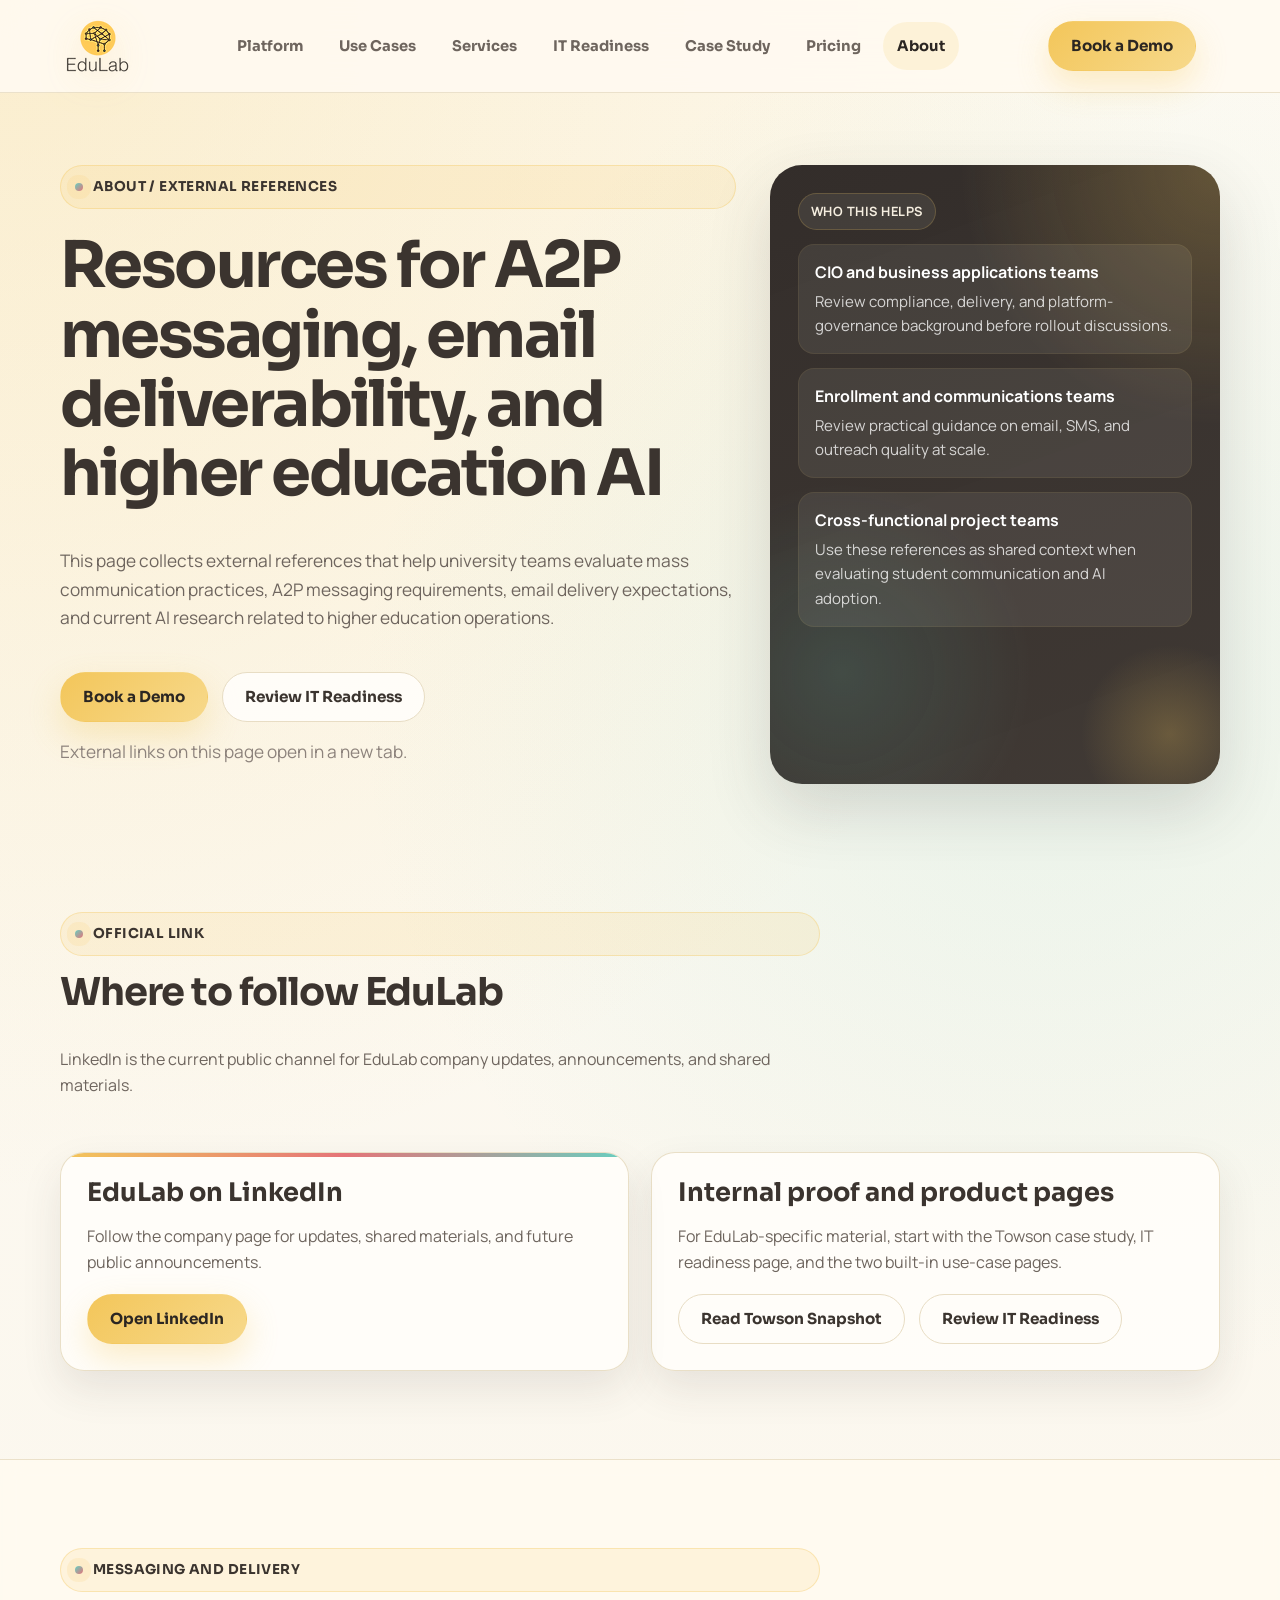
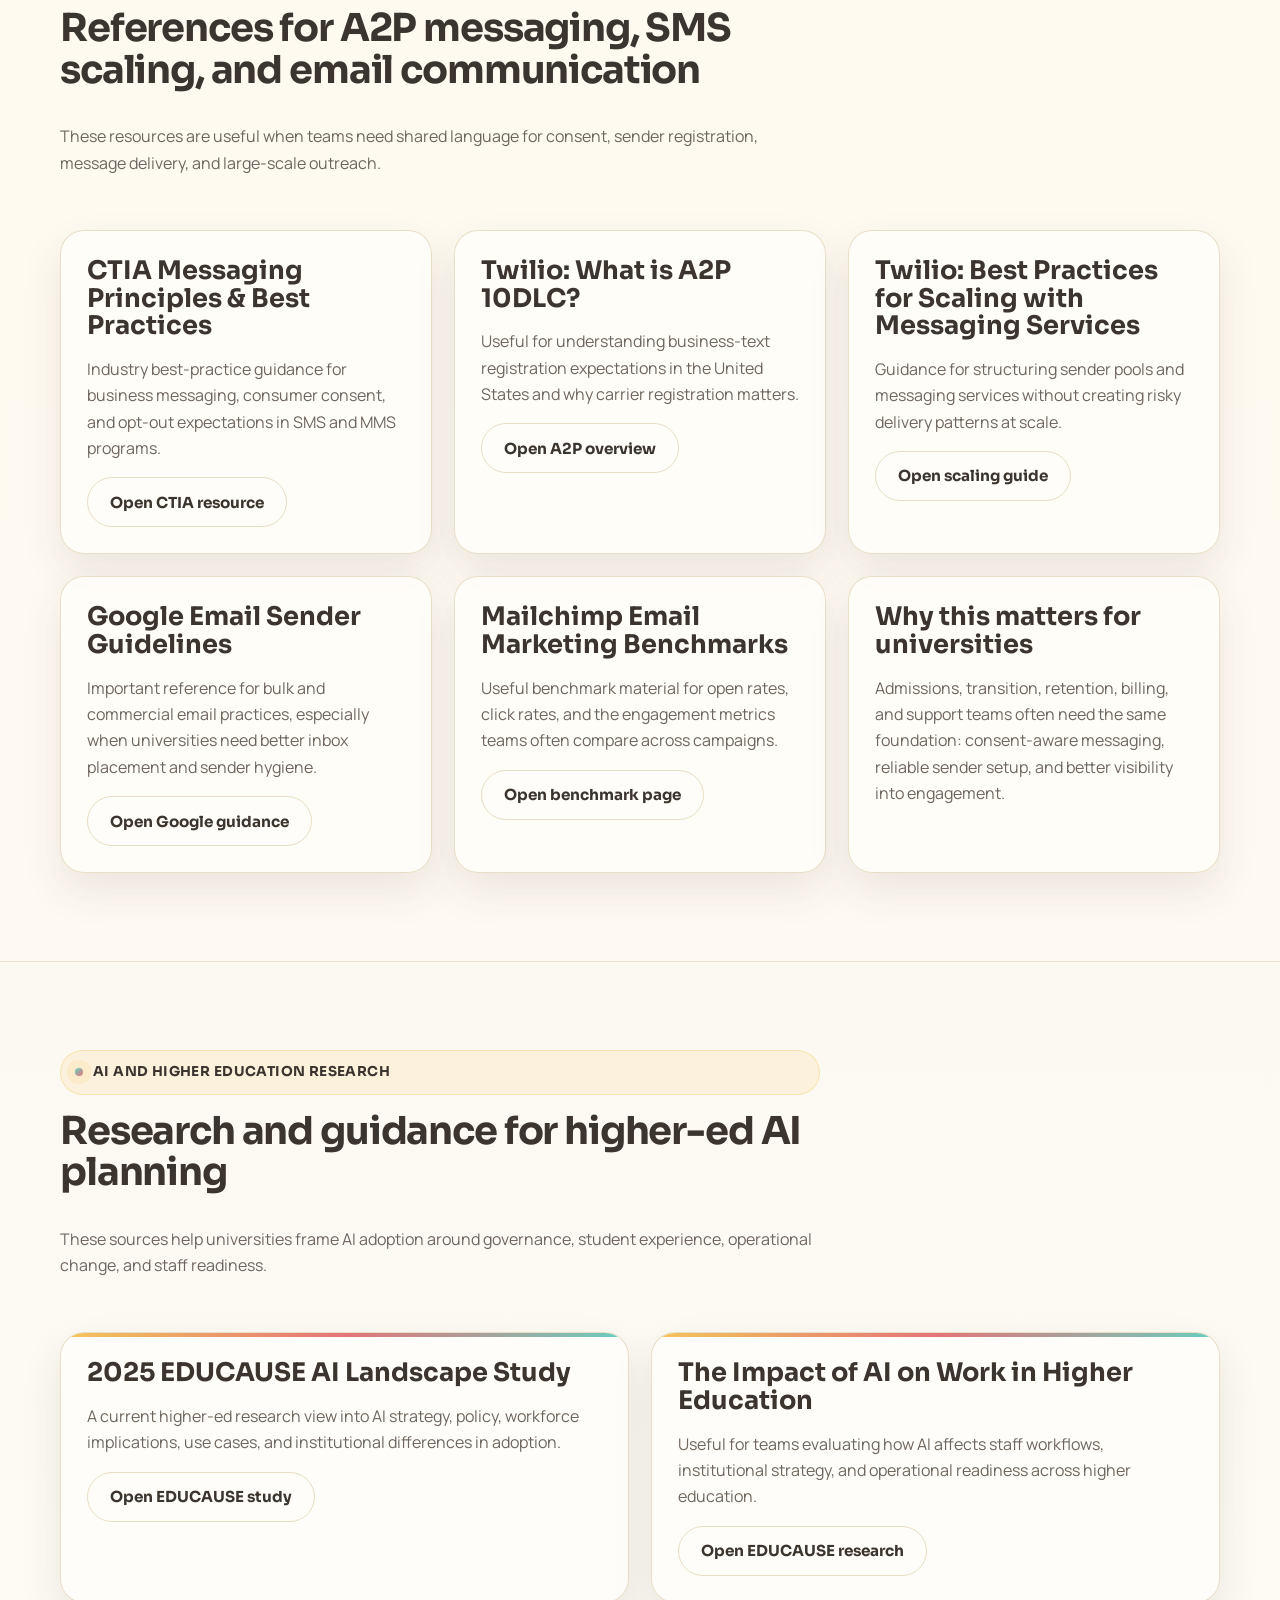
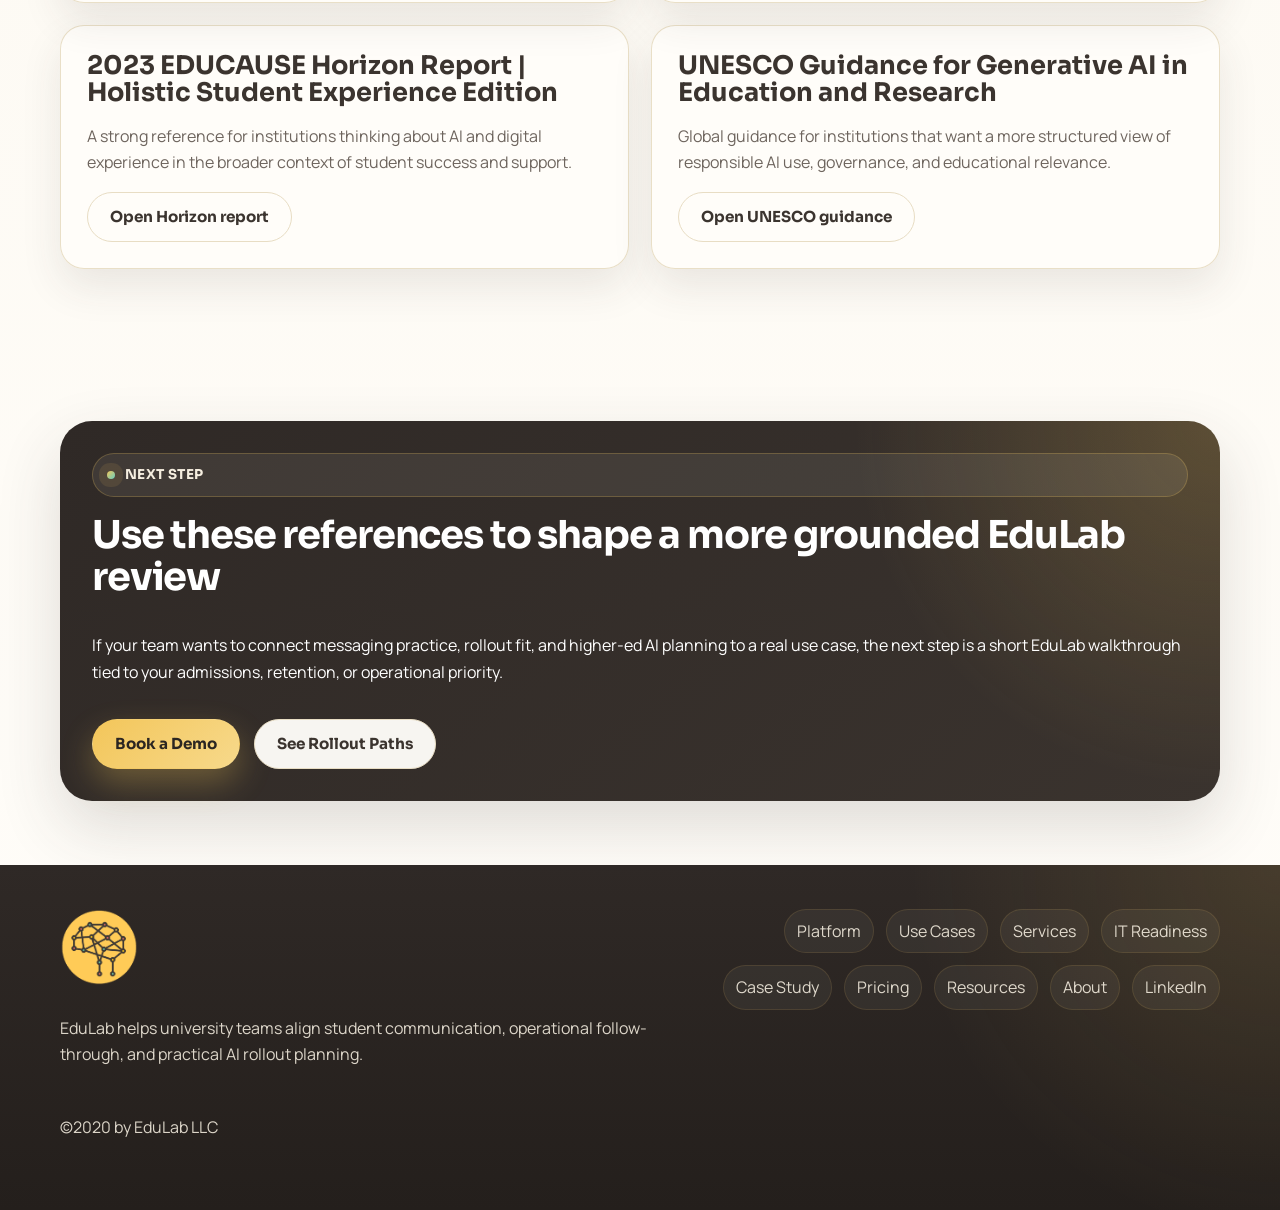
<file: resources.html>
<!DOCTYPE html>
<html lang="en">
  <head>
    <meta charset="UTF-8" />
    <meta name="viewport" content="width=device-width, initial-scale=1.0" />
    <title>Resources | A2P Messaging, Email Deliverability, and Higher Education AI | EduLab</title>
    <meta
      name="description"
      content="Review EduLab resources on A2P messaging, email deliverability, SMS communication, and higher education AI research."
    />
    <link rel="canonical" href="https://www.edulab.ai/resources.html" />
    <meta
      property="og:title"
      content="Resources | A2P Messaging, Email Deliverability, and Higher Education AI | EduLab"
    />
    <meta
      property="og:description"
      content="Review EduLab resources on A2P messaging, email deliverability, SMS communication, and higher education AI research."
    />
    <meta property="og:type" content="website" />
    <meta property="og:url" content="https://www.edulab.ai/resources.html" />
    <meta property="og:image" content="https://www.edulab.ai/assets/images/logo.png" />
    <meta name="twitter:card" content="summary_large_image" />
    <meta
      name="twitter:title"
      content="Resources | A2P Messaging, Email Deliverability, and Higher Education AI | EduLab"
    />
    <meta
      name="twitter:description"
      content="Review EduLab resources on A2P messaging, email deliverability, SMS communication, and higher education AI research."
    />
    <meta name="twitter:image" content="https://www.edulab.ai/assets/images/logo.png" />
    <link rel="icon" type="image/png" href="assets/images/favicon.png" />
    <link rel="preconnect" href="https://fonts.googleapis.com" />
    <link rel="preconnect" href="https://fonts.gstatic.com" crossorigin />
    <link
      href="https://fonts.googleapis.com/css2?family=Manrope:wght@400;500;600;700;800&family=Sora:wght@500;600;700;800&display=swap"
      rel="stylesheet"
    />
    <link rel="stylesheet" href="assets/styles.css" />
    <script defer src="assets/script.js"></script>
    <script type="application/ld+json">
      {
        "@context": "https://schema.org",
        "@graph": [
          {
            "@type": "Organization",
            "name": "EduLab",
            "url": "https://www.edulab.ai/",
            "logo": "https://www.edulab.ai/assets/images/logo.png",
            "sameAs": ["https://www.linkedin.com/company/105492879/"]
          },
          {
            "@type": "CollectionPage",
            "name": "EduLab Resources",
            "url": "https://www.edulab.ai/resources.html",
            "description": "External resources on A2P messaging, email communication, SMS delivery, and higher education AI."
          }
        ]
      }
    </script>
  </head>
  <body>
    <header class="site-header">
      <div class="container header-inner">
        <a class="brand" href="index.html">
          <img class="brand-wordmark" src="assets/images/logo.png" alt="EduLab" />
        </a>
        <button class="nav-toggle" aria-expanded="false" aria-controls="site-nav">Menu</button>
        <nav id="site-nav" class="site-nav" aria-label="Primary">
          <a class="nav-link" href="index.html">Platform</a>
          <div class="nav-group">
            <a class="nav-link nav-parent" href="solutions.html">Use Cases</a>
            <div class="nav-subnav" aria-label="Use case pages">
              <a class="nav-sublink" href="prospective-student-engagement.html">Admissions</a>
              <a class="nav-sublink" href="enrollment-retention-visibility.html">Retention</a>
            </div>
          </div>
          <a class="nav-link" href="professional-services.html">Services</a>
          <a class="nav-link" href="enterprise-readiness.html">IT Readiness</a>
          <a class="nav-link" href="case-study.html">Case Study</a>
          <a class="nav-link" href="pricing.html">Pricing</a>
          <a class="nav-link active" href="about.html">About</a>
        </nav>
        <a class="button button-primary header-cta" href="book-appointment.html">Book a Demo</a>
      </div>
    </header>

    <main>
      <section class="page-hero">
        <div class="container hero-layout">
          <div class="hero-copy">
            <span class="eyebrow">About / External References</span>
            <h1>Resources for A2P messaging, email deliverability, and higher education AI</h1>
            <p>
              This page collects external references that help university teams evaluate mass communication practices, A2P messaging requirements,
              email delivery expectations, and current AI research related to higher education operations.
            </p>
            <div class="button-row">
              <a class="button button-primary" href="book-appointment.html">Book a Demo</a>
              <a class="button button-secondary" href="enterprise-readiness.html">Review IT Readiness</a>
            </div>
            <p class="muted-note cta-helper">External links on this page open in a new tab.</p>
          </div>
          <aside class="hero-panel">
            <span class="panel-kicker">Who this helps</span>
            <ul class="signal-list">
              <li>
                <strong>CIO and business applications teams</strong>
                <span>Review compliance, delivery, and platform-governance background before rollout discussions.</span>
              </li>
              <li>
                <strong>Enrollment and communications teams</strong>
                <span>Review practical guidance on email, SMS, and outreach quality at scale.</span>
              </li>
              <li>
                <strong>Cross-functional project teams</strong>
                <span>Use these references as shared context when evaluating student communication and AI adoption.</span>
              </li>
            </ul>
          </aside>
        </div>
      </section>

      <section class="section">
        <div class="container">
          <div class="section-heading">
            <span class="eyebrow">Official Link</span>
            <h2>Where to follow EduLab</h2>
            <p>
              LinkedIn is the current public channel for EduLab company updates, announcements, and shared materials.
            </p>
          </div>
          <div class="grid two">
            <article class="card card-accent">
              <h3>EduLab on LinkedIn</h3>
              <p>Follow the company page for updates, shared materials, and future public announcements.</p>
              <div class="button-row" style="margin-top: 18px">
                <a class="button button-primary" href="https://www.linkedin.com/company/105492879/" target="_blank" rel="noopener noreferrer"
                  >Open LinkedIn</a
                >
              </div>
            </article>
            <article class="card">
              <h3>Internal proof and product pages</h3>
              <p>
                For EduLab-specific material, start with the Towson case study, IT readiness page, and the two built-in use-case pages.
              </p>
              <div class="button-row" style="margin-top: 18px">
                <a class="button button-secondary" href="case-study.html">Read Towson Snapshot</a>
                <a class="button button-secondary" href="enterprise-readiness.html">Review IT Readiness</a>
              </div>
            </article>
          </div>
        </div>
      </section>

      <section class="section section-band">
        <div class="container">
          <div class="section-heading">
            <span class="eyebrow">Messaging and Delivery</span>
            <h2>References for A2P messaging, SMS scaling, and email communication</h2>
            <p>
              These resources are useful when teams need shared language for consent, sender registration, message delivery, and large-scale outreach.
            </p>
          </div>
          <div class="grid three">
            <article class="card">
              <h3>CTIA Messaging Principles &amp; Best Practices</h3>
              <p>Industry best-practice guidance for business messaging, consumer consent, and opt-out expectations in SMS and MMS programs.</p>
              <a
                class="button button-secondary"
                href="https://www.ctia.org/the-wireless-industry/industry-commitments/messaging-interoperability-sms-mms"
                target="_blank"
                rel="noopener noreferrer"
                >Open CTIA resource</a
              >
            </article>
            <article class="card">
              <h3>Twilio: What is A2P 10DLC?</h3>
              <p>Useful for understanding business-text registration expectations in the United States and why carrier registration matters.</p>
              <a
                class="button button-secondary"
                href="https://help.twilio.com/articles/1260800720410-What-is-A2P-10DLC-"
                target="_blank"
                rel="noopener noreferrer"
                >Open A2P overview</a
              >
            </article>
            <article class="card">
              <h3>Twilio: Best Practices for Scaling with Messaging Services</h3>
              <p>Guidance for structuring sender pools and messaging services without creating risky delivery patterns at scale.</p>
              <a
                class="button button-secondary"
                href="https://www.twilio.com/docs/messaging/guides/best-practices-at-scale?save_locale=en-us"
                target="_blank"
                rel="noopener noreferrer"
                >Open scaling guide</a
              >
            </article>
            <article class="card">
              <h3>Google Email Sender Guidelines</h3>
              <p>Important reference for bulk and commercial email practices, especially when universities need better inbox placement and sender hygiene.</p>
              <a
                class="button button-secondary"
                href="https://support.google.com/mail/answer/81126?hl=en"
                target="_blank"
                rel="noopener noreferrer"
                >Open Google guidance</a
              >
            </article>
            <article class="card">
              <h3>Mailchimp Email Marketing Benchmarks</h3>
              <p>Useful benchmark material for open rates, click rates, and the engagement metrics teams often compare across campaigns.</p>
              <a
                class="button button-secondary"
                href="https://mailchimp.com/resources/email-marketing-benchmarks/"
                target="_blank"
                rel="noopener noreferrer"
                >Open benchmark page</a
              >
            </article>
            <article class="card">
              <h3>Why this matters for universities</h3>
              <p>
                Admissions, transition, retention, billing, and support teams often need the same foundation: consent-aware messaging, reliable
                sender setup, and better visibility into engagement.
              </p>
            </article>
          </div>
        </div>
      </section>

      <section class="section">
        <div class="container">
          <div class="section-heading">
            <span class="eyebrow">AI and Higher Education Research</span>
            <h2>Research and guidance for higher-ed AI planning</h2>
            <p>
              These sources help universities frame AI adoption around governance, student experience, operational change, and staff readiness.
            </p>
          </div>
          <div class="grid two">
            <article class="card card-accent">
              <h3>2025 EDUCAUSE AI Landscape Study</h3>
              <p>
                A current higher-ed research view into AI strategy, policy, workforce implications, use cases, and institutional differences in adoption.
              </p>
              <a
                class="button button-secondary"
                href="https://library.educause.edu/resources/2025/2/2025-educause-ai-landscape-study"
                target="_blank"
                rel="noopener noreferrer"
                >Open EDUCAUSE study</a
              >
            </article>
            <article class="card card-accent">
              <h3>The Impact of AI on Work in Higher Education</h3>
              <p>
                Useful for teams evaluating how AI affects staff workflows, institutional strategy, and operational readiness across higher education.
              </p>
              <a
                class="button button-secondary"
                href="https://library.educause.edu/resources/2026/1/the-impact-of-ai-on-work-in-higher-education"
                target="_blank"
                rel="noopener noreferrer"
                >Open EDUCAUSE research</a
              >
            </article>
            <article class="card">
              <h3>2023 EDUCAUSE Horizon Report | Holistic Student Experience Edition</h3>
              <p>
                A strong reference for institutions thinking about AI and digital experience in the broader context of student success and support.
              </p>
              <a
                class="button button-secondary"
                href="https://library.educause.edu/resources/2023/10/2023-educause-horizon-report-holistic-student-experience-edition"
                target="_blank"
                rel="noopener noreferrer"
                >Open Horizon report</a
              >
            </article>
            <article class="card">
              <h3>UNESCO Guidance for Generative AI in Education and Research</h3>
              <p>
                Global guidance for institutions that want a more structured view of responsible AI use, governance, and educational relevance.
              </p>
              <a
                class="button button-secondary"
                href="https://www.unesco.org/en/articles/guidance-generative-ai-education-and-research?hub=67098"
                target="_blank"
                rel="noopener noreferrer"
                >Open UNESCO guidance</a
              >
            </article>
          </div>
        </div>
      </section>

      <section class="section compact">
        <div class="container">
          <div class="cta-banner">
            <span class="eyebrow">Next Step</span>
            <h2>Use these references to shape a more grounded EduLab review</h2>
            <p>
              If your team wants to connect messaging practice, rollout fit, and higher-ed AI planning to a real use case, the next step is a short
              EduLab walkthrough tied to your admissions, retention, or operational priority.
            </p>
            <div class="button-row">
              <a class="button button-primary" href="book-appointment.html">Book a Demo</a>
              <a class="button button-secondary" href="pricing.html">See Rollout Paths</a>
            </div>
          </div>
        </div>
      </section>
    </main>

    <footer class="site-footer">
      <div class="container footer-grid">
        <div class="footer-brand">
          <img class="footer-wordmark" src="assets/images/logo-mark.png" alt="EduLab" />
          <p>EduLab helps university teams align student communication, operational follow-through, and practical AI rollout planning.</p>
          <p>©2020 by EduLab LLC</p>
        </div>
        <nav class="footer-nav" aria-label="Footer">
          <a href="index.html">Platform</a>
          <a href="solutions.html">Use Cases</a>
          <a href="professional-services.html">Services</a>
          <a href="enterprise-readiness.html">IT Readiness</a>
          <a href="case-study.html">Case Study</a>
          <a href="pricing.html">Pricing</a>
          <a href="resources.html">Resources</a>
          <a href="about.html">About</a>
          <a href="https://www.linkedin.com/company/105492879/" target="_blank" rel="noopener noreferrer">LinkedIn</a>
        </nav>
      </div>
    </footer>
  </body>
</html>
</file>
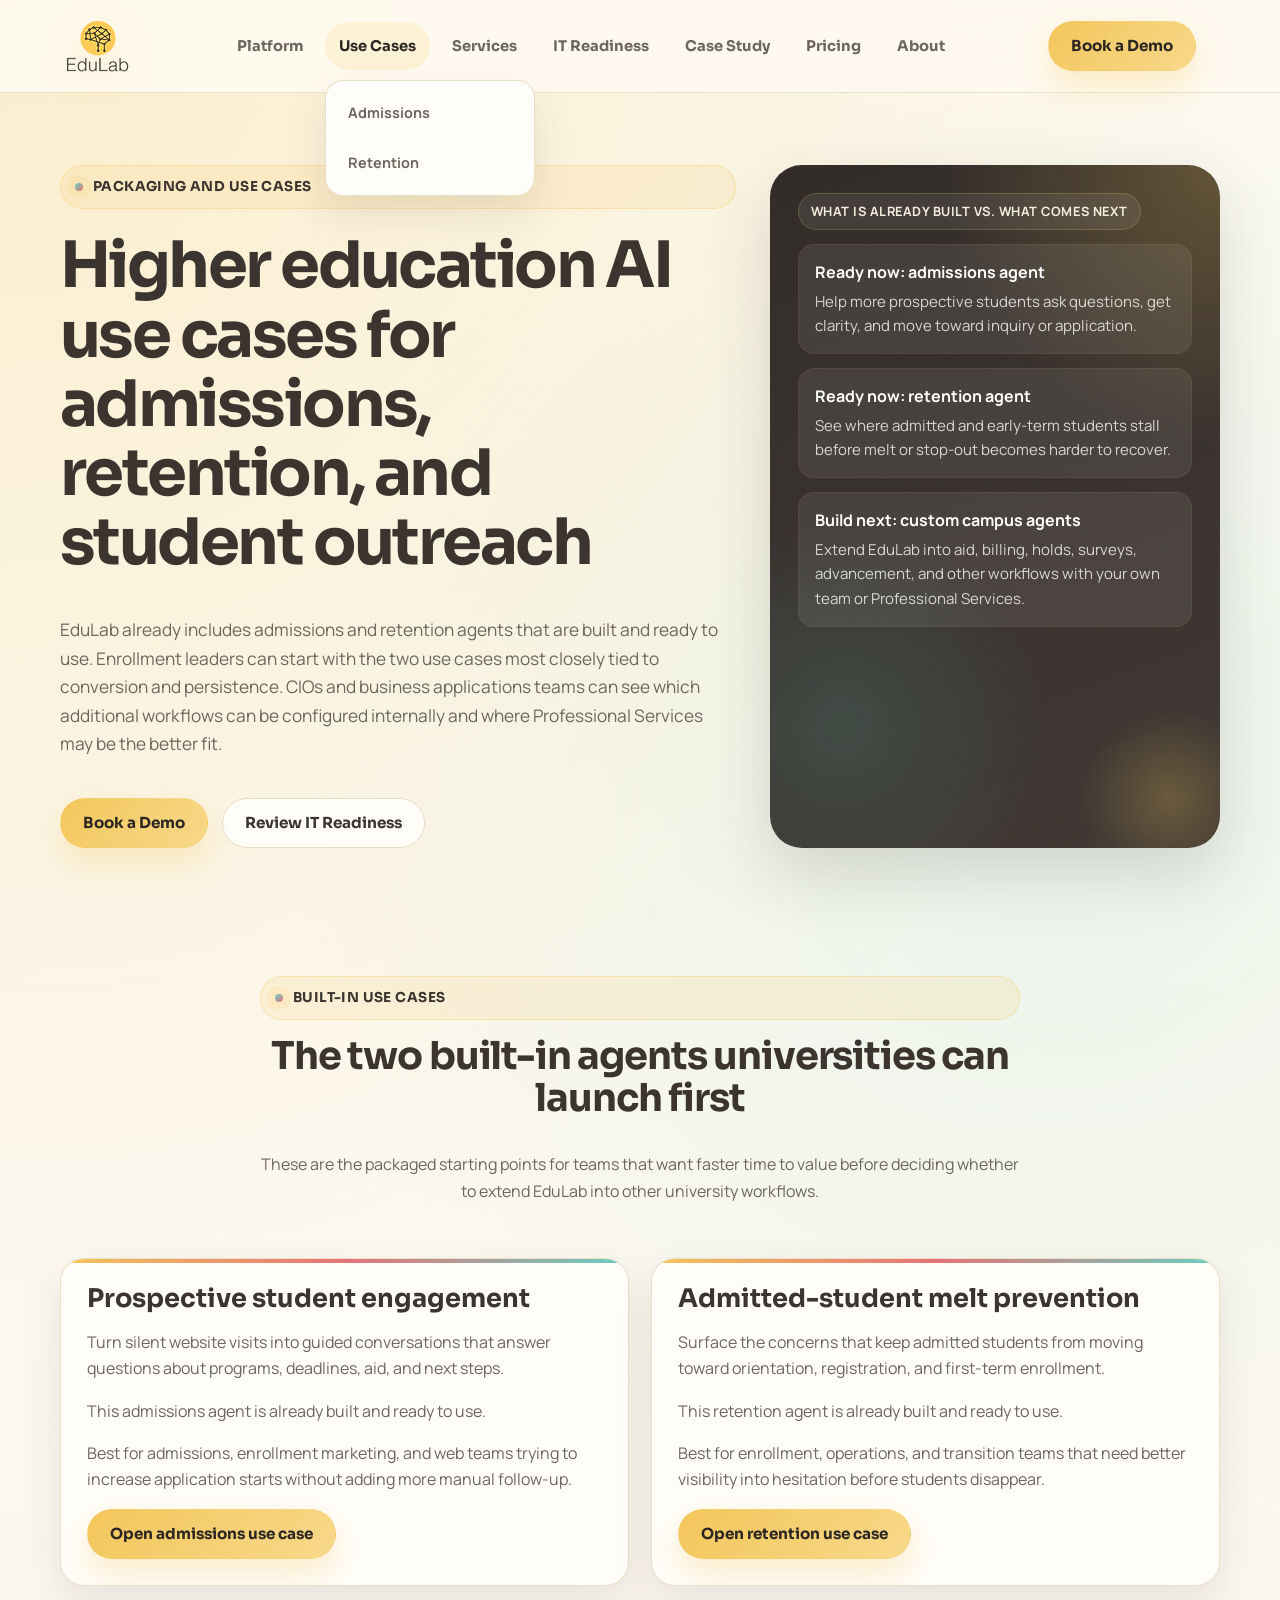
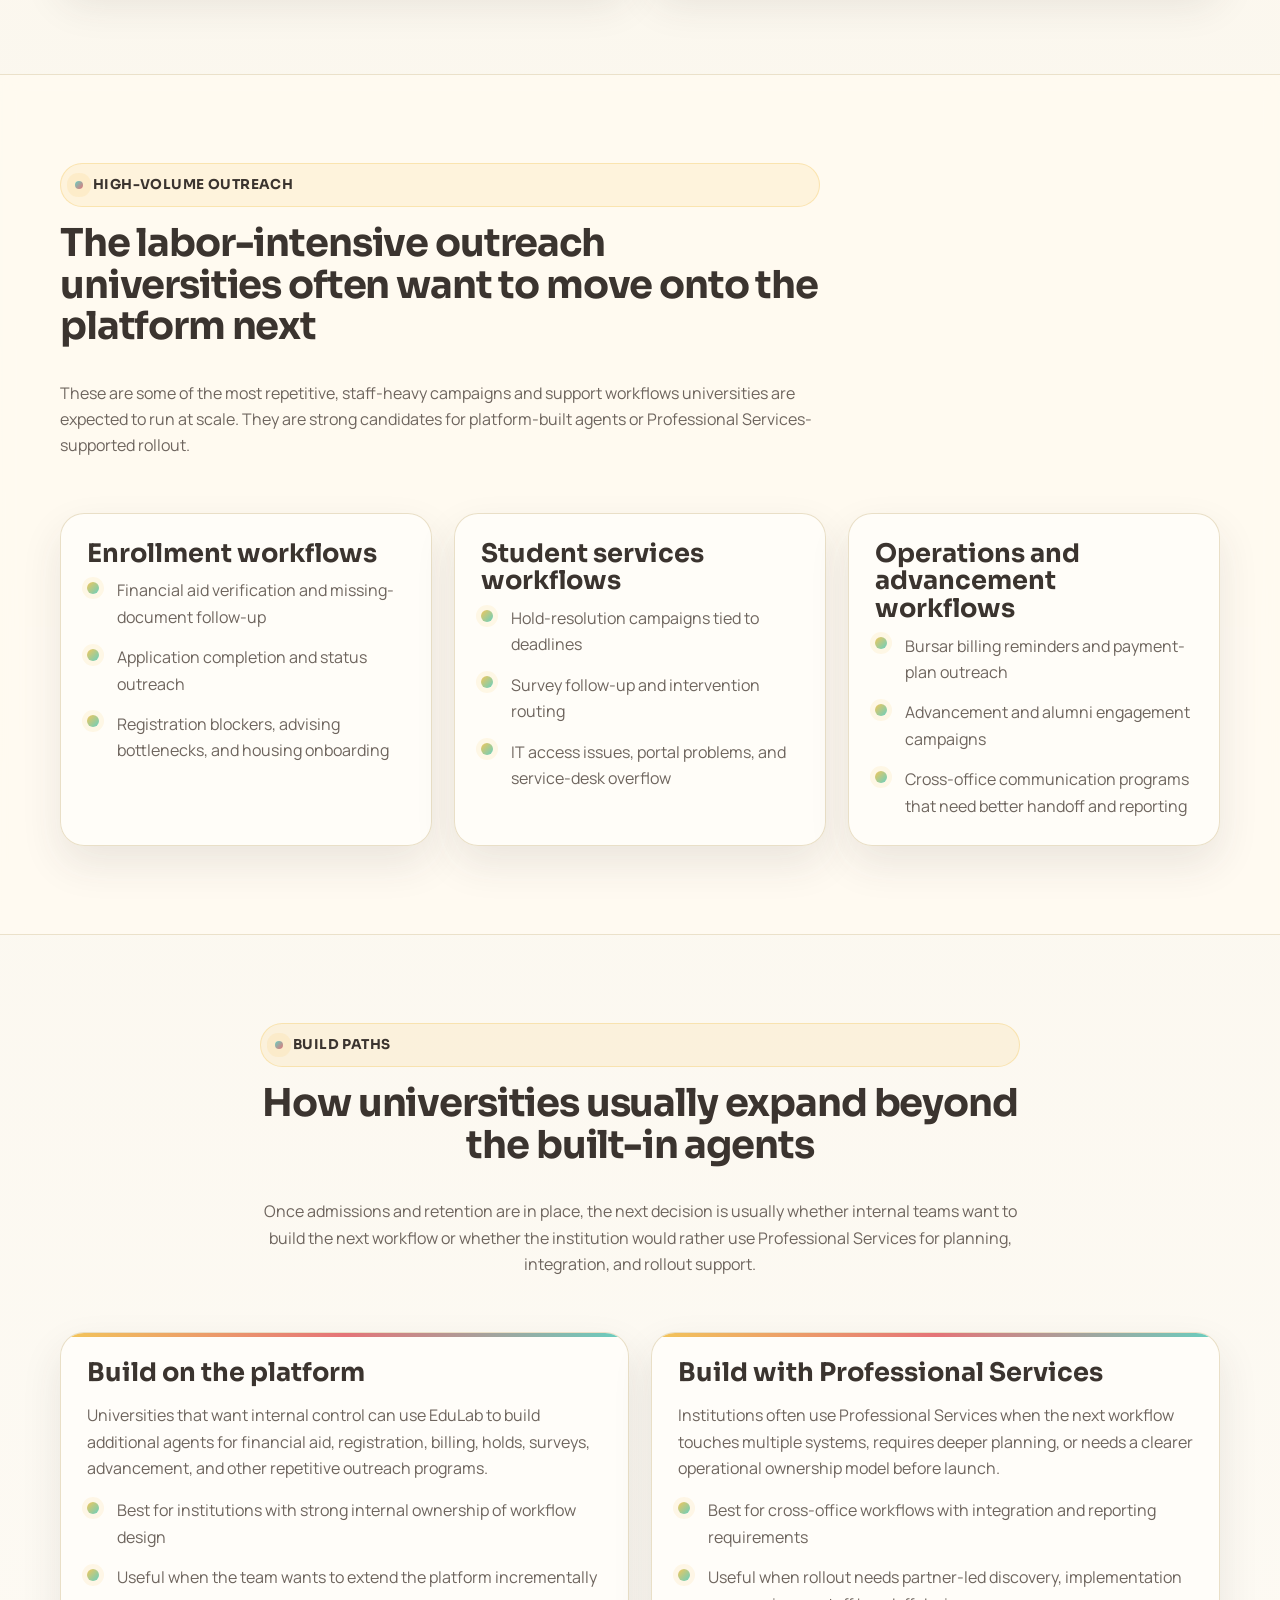
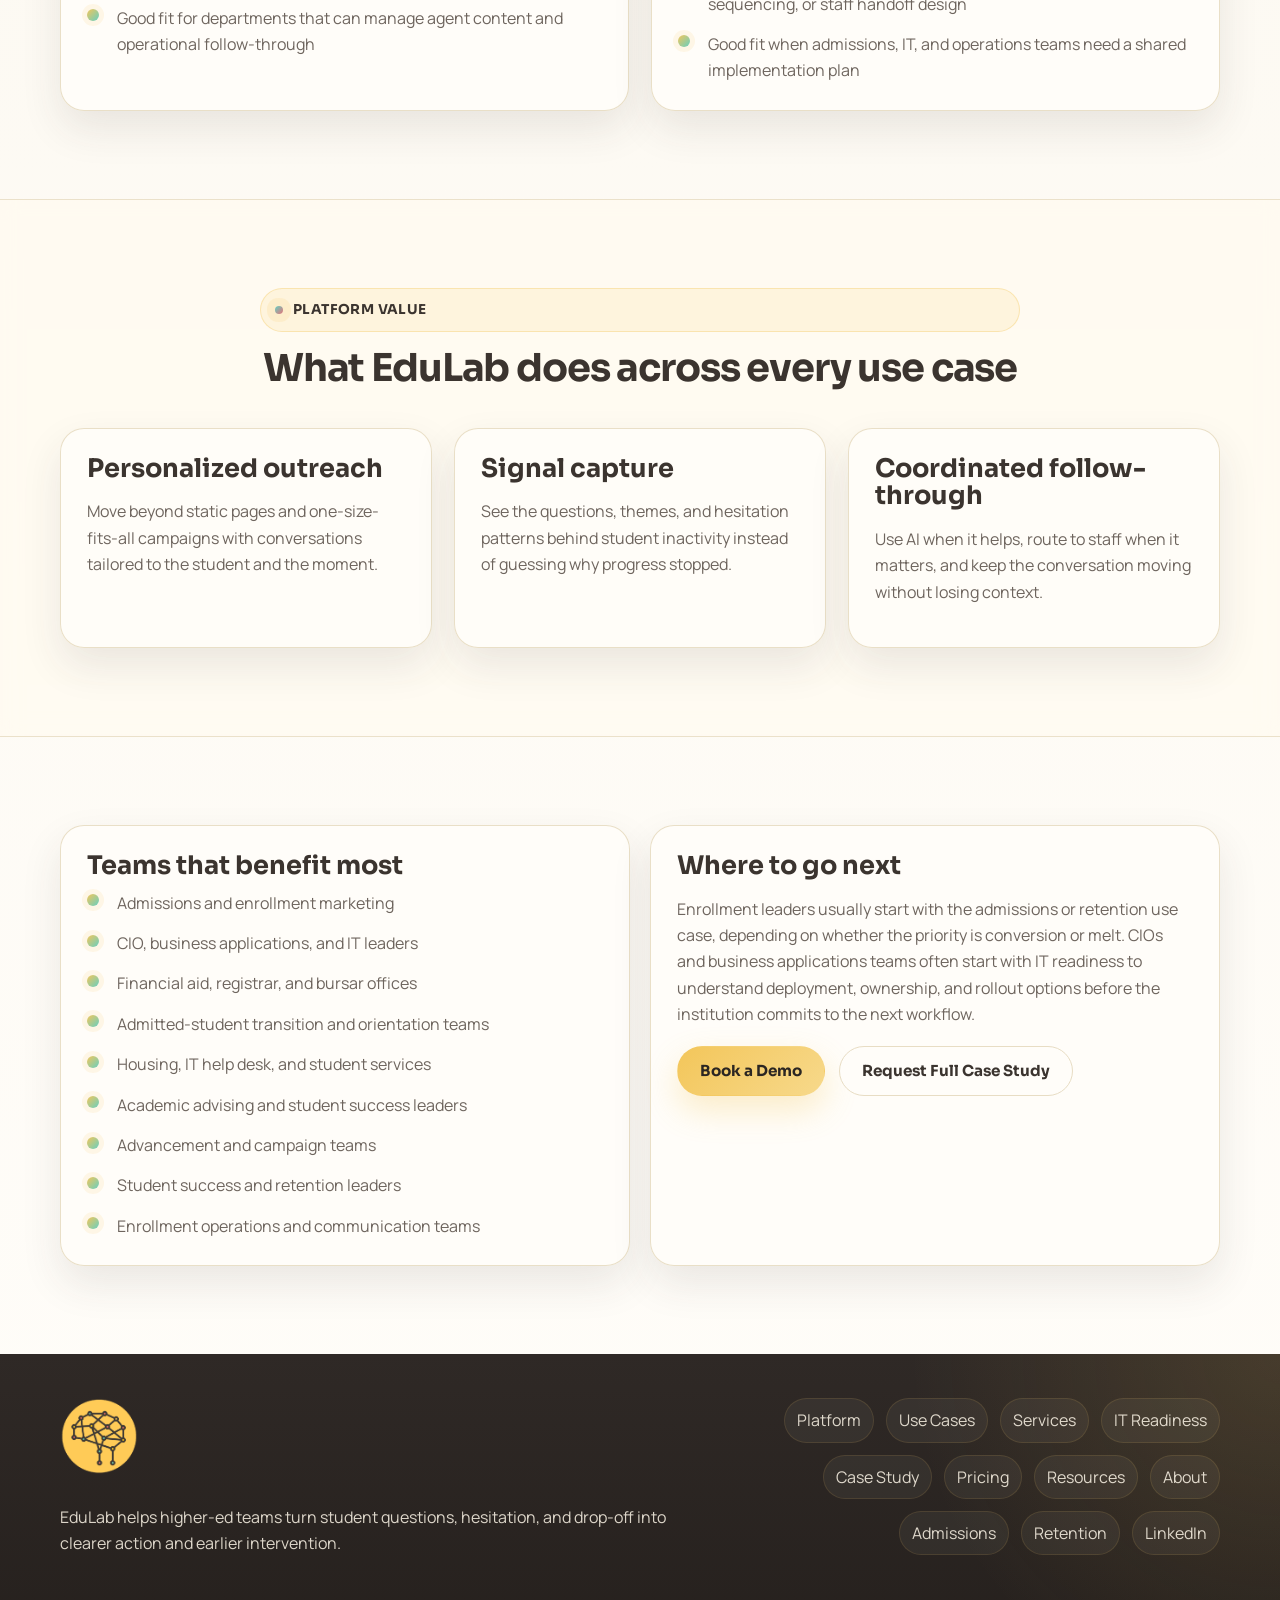
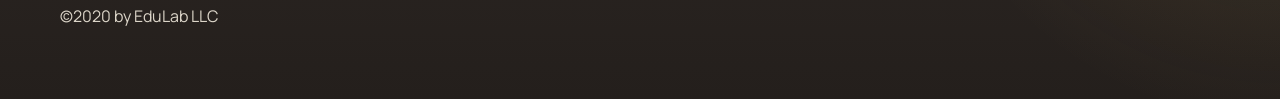
<file: solutions.html>
<!DOCTYPE html>
<html lang="en">
  <head>
    <meta charset="UTF-8" />
    <meta name="viewport" content="width=device-width, initial-scale=1.0" />
    <title>Higher Education AI Use Cases for Admissions, Retention, and Student Outreach | EduLab</title>
    <meta
      name="description"
      content="Explore EduLab use cases for admissions conversion, student melt, retention visibility, and additional university workflows built on the platform."
    />
    <link rel="canonical" href="https://www.edulab.ai/solutions.html" />
    <meta
      property="og:title"
      content="Higher Education AI Use Cases for Admissions, Retention, and Student Outreach | EduLab"
    />
    <meta
      property="og:description"
      content="Explore EduLab use cases for admissions conversion, student melt, retention visibility, and additional university workflows built on the platform."
    />
    <meta property="og:type" content="website" />
    <meta property="og:url" content="https://www.edulab.ai/solutions.html" />
    <meta property="og:image" content="https://www.edulab.ai/assets/images/logo.png" />
    <meta name="twitter:card" content="summary_large_image" />
    <meta
      name="twitter:title"
      content="Higher Education AI Use Cases for Admissions, Retention, and Student Outreach | EduLab"
    />
    <meta
      name="twitter:description"
      content="Explore EduLab use cases for admissions conversion, student melt, retention visibility, and additional university workflows built on the platform."
    />
    <meta name="twitter:image" content="https://www.edulab.ai/assets/images/logo.png" />
    <link rel="icon" type="image/png" href="assets/images/favicon.png" />
    <link rel="preconnect" href="https://fonts.googleapis.com" />
    <link rel="preconnect" href="https://fonts.gstatic.com" crossorigin />
    <link
      href="https://fonts.googleapis.com/css2?family=Manrope:wght@400;500;600;700;800&family=Sora:wght@500;600;700;800&display=swap"
      rel="stylesheet"
    />
    <link rel="stylesheet" href="assets/styles.css" />
    <script defer src="assets/script.js"></script>
    <script type="application/ld+json">
      {
        "@context": "https://schema.org",
        "@type": "Organization",
        "name": "EduLab",
        "url": "https://www.edulab.ai/",
        "logo": "https://www.edulab.ai/assets/images/logo.png",
        "sameAs": ["https://www.linkedin.com/company/105492879/"]
      }
    </script>
  </head>
  <body>
    <header class="site-header">
      <div class="container header-inner">
        <a class="brand" href="index.html">
          <img class="brand-wordmark" src="assets/images/logo.png" alt="EduLab" />
        </a>
        <button class="nav-toggle" aria-expanded="false" aria-controls="site-nav">Menu</button>
        <nav id="site-nav" class="site-nav" aria-label="Primary">
          <a class="nav-link" href="index.html">Platform</a>
          <div class="nav-group is-active">
            <a class="nav-link nav-parent active" href="solutions.html">Use Cases</a>
            <div class="nav-subnav" aria-label="Use case pages">
              <a class="nav-sublink" href="prospective-student-engagement.html">Admissions</a>
              <a class="nav-sublink" href="enrollment-retention-visibility.html">Retention</a>
            </div>
          </div>
          <a class="nav-link" href="professional-services.html">Services</a>
          <a class="nav-link" href="enterprise-readiness.html">IT Readiness</a>
          <a class="nav-link" href="case-study.html">Case Study</a>
          <a class="nav-link" href="pricing.html">Pricing</a>
          <a class="nav-link" href="about.html">About</a>
        </nav>
        <a class="button button-primary header-cta" href="book-appointment.html">Book a Demo</a>
      </div>
    </header>

    <main>
      <section class="page-hero">
        <div class="container hero-layout">
          <div class="hero-copy">
            <span class="eyebrow">Packaging and Use Cases</span>
            <h1>Higher education AI use cases for admissions, retention, and student outreach</h1>
            <p>
              EduLab already includes admissions and retention agents that are built and ready to use. Enrollment leaders can start with the two
              use cases most closely tied to conversion and persistence. CIOs and business applications teams can see which additional workflows can
              be configured internally and where Professional Services may be the better fit.
            </p>
            <div class="button-row">
              <a class="button button-primary" href="book-appointment.html">Book a Demo</a>
              <a class="button button-secondary" href="enterprise-readiness.html">Review IT Readiness</a>
            </div>
          </div>
          <aside class="hero-panel">
            <span class="panel-kicker">What is already built vs. what comes next</span>
            <ul class="signal-list">
              <li>
                <strong>Ready now: admissions agent</strong>
                <span>Help more prospective students ask questions, get clarity, and move toward inquiry or application.</span>
              </li>
              <li>
                <strong>Ready now: retention agent</strong>
                <span>See where admitted and early-term students stall before melt or stop-out becomes harder to recover.</span>
              </li>
              <li>
                <strong>Build next: custom campus agents</strong>
                <span>Extend EduLab into aid, billing, holds, surveys, advancement, and other workflows with your own team or Professional Services.</span>
              </li>
            </ul>
          </aside>
        </div>
      </section>

      <section class="section">
        <div class="container">
          <div class="section-heading centered">
            <span class="eyebrow">Built-In Use Cases</span>
            <h2>The two built-in agents universities can launch first</h2>
            <p>
              These are the packaged starting points for teams that want faster time to value before deciding whether to extend EduLab into other
              university workflows.
            </p>
          </div>
          <div class="grid two">
            <article class="card card-accent">
              <h3>Prospective student engagement</h3>
              <p>
                Turn silent website visits into guided conversations that answer questions about programs, deadlines, aid, and next steps.
              </p>
              <p>This admissions agent is already built and ready to use.</p>
              <p>Best for admissions, enrollment marketing, and web teams trying to increase application starts without adding more manual follow-up.</p>
              <div class="button-row">
                <a class="button button-primary" href="prospective-student-engagement.html">Open admissions use case</a>
              </div>
            </article>
            <article class="card card-accent">
              <h3>Admitted-student melt prevention</h3>
              <p>
                Surface the concerns that keep admitted students from moving toward orientation, registration, and first-term enrollment.
              </p>
              <p>This retention agent is already built and ready to use.</p>
              <p>Best for enrollment, operations, and transition teams that need better visibility into hesitation before students disappear.</p>
              <div class="button-row">
                <a class="button button-primary" href="enrollment-retention-visibility.html">Open retention use case</a>
              </div>
            </article>
          </div>
        </div>
      </section>

      <section class="section section-band">
        <div class="container">
          <div class="section-heading">
            <span class="eyebrow">High-Volume Outreach</span>
            <h2>The labor-intensive outreach universities often want to move onto the platform next</h2>
            <p>
              These are some of the most repetitive, staff-heavy campaigns and support workflows universities are expected to run at scale. They are
              strong candidates for platform-built agents or Professional Services-supported rollout.
            </p>
          </div>
          <div class="grid three">
            <article class="card">
              <h3>Enrollment workflows</h3>
              <ul class="check-list">
                <li>Financial aid verification and missing-document follow-up</li>
                <li>Application completion and status outreach</li>
                <li>Registration blockers, advising bottlenecks, and housing onboarding</li>
              </ul>
            </article>
            <article class="card">
              <h3>Student services workflows</h3>
              <ul class="check-list">
                <li>Hold-resolution campaigns tied to deadlines</li>
                <li>Survey follow-up and intervention routing</li>
                <li>IT access issues, portal problems, and service-desk overflow</li>
              </ul>
            </article>
            <article class="card">
              <h3>Operations and advancement workflows</h3>
              <ul class="check-list">
                <li>Bursar billing reminders and payment-plan outreach</li>
                <li>Advancement and alumni engagement campaigns</li>
                <li>Cross-office communication programs that need better handoff and reporting</li>
              </ul>
            </article>
          </div>
        </div>
      </section>

      <section class="section">
        <div class="container">
          <div class="section-heading centered">
            <span class="eyebrow">Build Paths</span>
            <h2>How universities usually expand beyond the built-in agents</h2>
            <p>
              Once admissions and retention are in place, the next decision is usually whether internal teams want to build the next workflow or
              whether the institution would rather use Professional Services for planning, integration, and rollout support.
            </p>
          </div>
          <div class="grid two">
            <article class="card card-accent">
              <h3>Build on the platform</h3>
              <p>
                Universities that want internal control can use EduLab to build additional agents for financial aid, registration, billing, holds,
                surveys, advancement, and other repetitive outreach programs.
              </p>
              <ul class="check-list">
                <li>Best for institutions with strong internal ownership of workflow design</li>
                <li>Useful when the team wants to extend the platform incrementally</li>
                <li>Good fit for departments that can manage agent content and operational follow-through</li>
              </ul>
            </article>
            <article class="card card-accent">
              <h3>Build with Professional Services</h3>
              <p>
                Institutions often use Professional Services when the next workflow touches multiple systems, requires deeper planning, or needs a
                clearer operational ownership model before launch.
              </p>
              <ul class="check-list">
                <li>Best for cross-office workflows with integration and reporting requirements</li>
                <li>Useful when rollout needs partner-led discovery, implementation sequencing, or staff handoff design</li>
                <li>Good fit when admissions, IT, and operations teams need a shared implementation plan</li>
              </ul>
            </article>
          </div>
        </div>
      </section>

      <section class="section section-band">
        <div class="container">
          <div class="section-heading centered">
            <span class="eyebrow">Platform Value</span>
            <h2>What EduLab does across every use case</h2>
          </div>
          <div class="grid three">
            <article class="card">
              <h3>Personalized outreach</h3>
              <p>Move beyond static pages and one-size-fits-all campaigns with conversations tailored to the student and the moment.</p>
            </article>
            <article class="card">
              <h3>Signal capture</h3>
              <p>See the questions, themes, and hesitation patterns behind student inactivity instead of guessing why progress stopped.</p>
            </article>
            <article class="card">
              <h3>Coordinated follow-through</h3>
              <p>Use AI when it helps, route to staff when it matters, and keep the conversation moving without losing context.</p>
            </article>
          </div>
        </div>
      </section>

      <section class="section">
        <div class="container page-intro-grid">
          <article class="card">
            <h3>Teams that benefit most</h3>
            <ul class="check-list">
              <li>Admissions and enrollment marketing</li>
              <li>CIO, business applications, and IT leaders</li>
              <li>Financial aid, registrar, and bursar offices</li>
              <li>Admitted-student transition and orientation teams</li>
              <li>Housing, IT help desk, and student services</li>
              <li>Academic advising and student success leaders</li>
              <li>Advancement and campaign teams</li>
              <li>Student success and retention leaders</li>
              <li>Enrollment operations and communication teams</li>
            </ul>
          </article>
          <article class="card">
            <h3>Where to go next</h3>
            <p>
              Enrollment leaders usually start with the admissions or retention use case, depending on whether the priority is conversion or melt.
              CIOs and business applications teams often start with IT readiness to understand deployment, ownership, and rollout options before the
              institution commits to the next workflow.
            </p>
            <div class="button-row" style="margin-top: 18px">
              <a class="button button-primary" href="book-appointment.html">Book a Demo</a>
              <a
                class="button button-secondary"
                href="mailto:sales@edulab.ai?subject=Request%20Towson%20University%20Case%20Study&amp;body=Hi%20EduLab%2C%0A%0AI%27d%20like%20a%20copy%20of%20the%20Towson%20University%20case%20study.%0A%0AName%3A%0AUniversity%3A%0ATitle%3A%0APrimary%20interest%3A%20Admissions%20%2F%20Retention%20%2F%20IT%20Review%0A"
                >Request Full Case Study</a
              >
            </div>
          </article>
        </div>
      </section>
    </main>

    <footer class="site-footer">
      <div class="container footer-grid">
        <div class="footer-brand">
          <img class="footer-wordmark" src="assets/images/logo-mark.png" alt="EduLab" />
          <p>EduLab helps higher-ed teams turn student questions, hesitation, and drop-off into clearer action and earlier intervention.</p>
          <p>©2020 by EduLab LLC</p>
        </div>
        <nav class="footer-nav" aria-label="Footer">
          <a href="index.html">Platform</a>
          <a href="solutions.html">Use Cases</a>
          <a href="professional-services.html">Services</a>
          <a href="enterprise-readiness.html">IT Readiness</a>
          <a href="case-study.html">Case Study</a>
          <a href="pricing.html">Pricing</a>
          <a href="resources.html">Resources</a>
          <a href="about.html">About</a>
          <a href="prospective-student-engagement.html">Admissions</a>
          <a href="enrollment-retention-visibility.html">Retention</a>
          <a href="https://www.linkedin.com/company/105492879/" target="_blank" rel="noopener noreferrer">LinkedIn</a>
        </nav>
      </div>
    </footer>
  </body>
</html>
</file>
<file: assets/styles.css>
:root {
  --ink-950: #2b2622;
  --ink-900: #3b342f;
  --ink-700: #6e655e;
  --ink-500: #8d837c;
  --line: #e8ddc4;
  --surface: #fffdf9;
  --surface-alt: #fbf5e8;
  --surface-strong: #f6ecd8;
  --surface-dark: #2f2926;
  --surface-dark-2: #3a332e;
  --gold-500: #f3c65a;
  --gold-400: #f7d98b;
  --gold-300: #fbebb9;
  --mint-500: #67cfc0;
  --coral-500: #e57478;
  --success-100: #eef9f3;
  --success-700: #2f7f62;
  --charcoal-900: #2f2926;
  --taupe-700: #6d6259;
  --shadow-soft: 0 26px 64px rgba(59, 52, 47, 0.16);
  --shadow-card: 0 18px 40px rgba(59, 52, 47, 0.1);
  --radius-xl: 32px;
  --radius-lg: 24px;
  --radius-md: 18px;
  --radius-sm: 12px;
  --container: min(1160px, calc(100vw - 40px));
  --font-body: "Manrope", "Avenir Next", "Segoe UI", sans-serif;
  --font-display: "Sora", "Avenir Next", "Segoe UI", sans-serif;
}

* {
  box-sizing: border-box;
}

html {
  scroll-behavior: smooth;
}

body {
  margin: 0;
  font-family: var(--font-body);
  color: var(--ink-900);
  background:
    radial-gradient(circle at top left, rgba(243, 198, 90, 0.24), transparent 26%),
    radial-gradient(circle at 82% 16%, rgba(103, 207, 192, 0.12), transparent 18%),
    linear-gradient(180deg, #fdfaf2 0%, #fbf7ee 38%, #fffdf9 100%);
  line-height: 1.65;
}

img {
  max-width: 100%;
  display: block;
}

a {
  color: inherit;
  text-decoration: none;
}

p,
li {
  color: var(--ink-700);
}

h1,
h2,
h3,
h4,
.eyebrow,
.button,
.nav-link,
.stat-value {
  font-family: var(--font-display);
}

h1,
h2,
h3,
h4 {
  margin: 0;
  color: var(--ink-900);
  line-height: 1.08;
}

h1 {
  font-size: clamp(2.7rem, 5vw, 4.8rem);
  letter-spacing: -0.04em;
}

h2 {
  font-size: clamp(2rem, 3vw, 3rem);
  letter-spacing: -0.03em;
}

h3 {
  font-size: clamp(1.3rem, 2vw, 1.7rem);
}

h4 {
  font-size: 1.05rem;
}

.container {
  width: var(--container);
  margin: 0 auto;
}

.section {
  padding: 88px 0;
}

.section.compact {
  padding: 64px 0;
}

.section-band {
  background: rgba(255, 250, 241, 0.82);
  border-top: 1px solid rgba(232, 221, 196, 0.85);
  border-bottom: 1px solid rgba(232, 221, 196, 0.85);
  backdrop-filter: blur(10px);
}

.eyebrow {
  display: inline-flex;
  align-items: center;
  gap: 10px;
  padding: 10px 14px;
  border-radius: 999px;
  border: 1px solid rgba(243, 198, 90, 0.34);
  background: rgba(243, 198, 90, 0.14);
  color: var(--ink-900);
  font-size: 0.85rem;
  font-weight: 700;
  letter-spacing: 0.03em;
  text-transform: uppercase;
}

.eyebrow::before {
  content: "";
  width: 8px;
  height: 8px;
  border-radius: 999px;
  background: linear-gradient(135deg, var(--mint-500), var(--coral-500));
  box-shadow: 0 0 0 8px rgba(243, 198, 90, 0.14);
}

.section-heading {
  display: grid;
  gap: 16px;
  margin-bottom: 38px;
  max-width: 760px;
}

.section-heading.centered {
  margin-left: auto;
  margin-right: auto;
  text-align: center;
}

.button-row {
  display: flex;
  flex-wrap: wrap;
  gap: 14px;
}

.button {
  display: inline-flex;
  align-items: center;
  justify-content: center;
  gap: 10px;
  min-height: 50px;
  padding: 0 22px;
  border-radius: 999px;
  border: 1px solid transparent;
  font-size: 0.95rem;
  font-weight: 700;
  transition: transform 180ms ease, box-shadow 180ms ease, border-color 180ms ease, background 180ms ease;
}

.button:hover,
.button:focus-visible {
  transform: translateY(-2px);
}

.button-primary {
  background: linear-gradient(135deg, var(--gold-500), var(--gold-400));
  color: var(--ink-950);
  box-shadow: 0 14px 32px rgba(243, 198, 90, 0.3);
}

.button-primary:hover,
.button-primary:focus-visible {
  box-shadow: 0 18px 36px rgba(243, 198, 90, 0.38);
}

.button-secondary {
  background: rgba(255, 253, 249, 0.96);
  color: var(--ink-900);
  border-color: var(--line);
}

.button-secondary:hover,
.button-secondary:focus-visible {
  border-color: rgba(243, 198, 90, 0.55);
  box-shadow: var(--shadow-card);
}

.button-ghost {
  background: rgba(243, 198, 90, 0.14);
  color: var(--ink-900);
}

.site-header {
  position: sticky;
  top: 0;
  z-index: 100;
  backdrop-filter: blur(18px);
  background: rgba(255, 250, 241, 0.9);
  border-bottom: 1px solid rgba(232, 221, 196, 0.86);
}

.header-inner {
  display: grid;
  grid-template-columns: auto 1fr auto auto;
  align-items: center;
  gap: 24px;
  min-height: 92px;
}

.brand {
  display: inline-flex;
  align-items: center;
  gap: 0;
  min-width: 0;
}

.brand img {
  width: auto;
  height: auto;
  flex: 0 0 auto;
}

.brand-wordmark {
  width: 126px;
  filter: drop-shadow(0 12px 20px rgba(243, 198, 90, 0.22));
}

.site-nav {
  display: flex;
  justify-content: center;
  align-items: center;
  flex-wrap: wrap;
  gap: 8px;
}

.nav-group {
  position: relative;
  display: inline-flex;
  align-items: center;
}

.nav-link {
  padding: 12px 14px;
  border-radius: 999px;
  color: var(--ink-700);
  font-size: 0.92rem;
  font-weight: 700;
}

.nav-subnav {
  position: absolute;
  top: calc(100% + 10px);
  left: 0;
  z-index: 120;
  display: grid;
  gap: 6px;
  min-width: 210px;
  padding: 10px;
  border: 1px solid rgba(232, 221, 196, 0.94);
  border-radius: 18px;
  background: rgba(255, 253, 249, 0.98);
  box-shadow: var(--shadow-card);
  opacity: 0;
  pointer-events: none;
  transform: translateY(8px);
  transition: opacity 180ms ease, transform 180ms ease;
}

.nav-group:hover .nav-subnav,
.nav-group:focus-within .nav-subnav,
.nav-group.is-active .nav-subnav {
  opacity: 1;
  pointer-events: auto;
  transform: translateY(0);
}

.nav-sublink {
  padding: 10px 12px;
  border-radius: 14px;
  color: var(--ink-700);
  font-size: 0.9rem;
  font-weight: 700;
}

.nav-link:hover,
.nav-link:focus-visible,
.nav-link.active,
.nav-group.is-active > .nav-link,
.nav-sublink:hover,
.nav-sublink:focus-visible,
.nav-sublink.active {
  background: rgba(243, 198, 90, 0.16);
  color: var(--ink-950);
}

.nav-toggle {
  display: none;
  align-items: center;
  justify-content: center;
  min-height: 44px;
  padding: 0 16px;
  border: 1px solid var(--line);
  border-radius: 999px;
  background: rgba(255, 253, 249, 0.96);
  color: var(--ink-900);
  font-family: var(--font-display);
  font-weight: 700;
}

.page-hero {
  padding: 72px 0 40px;
}

.hero-layout {
  display: grid;
  grid-template-columns: minmax(0, 1.2fr) minmax(320px, 0.8fr);
  gap: 34px;
  align-items: stretch;
}

.hero-copy {
  display: grid;
  gap: 22px;
}

.hero-copy p {
  font-size: 1.08rem;
  max-width: 63ch;
}

.hero-panel {
  position: relative;
  overflow: hidden;
  padding: 28px;
  border-radius: var(--radius-xl);
  background:
    radial-gradient(circle at top right, rgba(243, 198, 90, 0.24), transparent 34%),
    radial-gradient(circle at 16% 82%, rgba(103, 207, 192, 0.14), transparent 30%),
    linear-gradient(160deg, rgba(47, 41, 38, 0.98), rgba(58, 51, 46, 0.97));
  color: #ffffff;
  box-shadow: var(--shadow-soft);
}

.hero-panel::after {
  content: "";
  position: absolute;
  inset: auto -40px -40px auto;
  width: 180px;
  height: 180px;
  border-radius: 999px;
  background: radial-gradient(circle, rgba(243, 198, 90, 0.24), transparent 70%);
}

.panel-kicker {
  display: inline-block;
  margin-bottom: 14px;
  padding: 7px 12px;
  border-radius: 999px;
  border: 1px solid rgba(243, 198, 90, 0.2);
  background: rgba(255, 248, 233, 0.08);
  color: rgba(255, 248, 233, 0.95);
  font-size: 0.8rem;
  font-weight: 700;
  text-transform: uppercase;
  letter-spacing: 0.04em;
}

.signal-list,
.check-list,
.info-list,
.timeline {
  display: grid;
  gap: 14px;
  padding: 0;
  margin: 0;
  list-style: none;
}

.signal-list li,
.timeline li {
  display: grid;
  gap: 4px;
  padding: 14px 16px;
  border-radius: 16px;
}

.signal-list li {
  border: 1px solid rgba(243, 198, 90, 0.08);
  background: rgba(255, 248, 233, 0.08);
}

.timeline li {
  border: 1px solid rgba(232, 221, 196, 0.94);
  background: rgba(255, 253, 249, 0.94);
}

.signal-list strong {
  color: #ffffff;
  font-size: 1rem;
}

.timeline strong {
  color: var(--ink-950);
  font-size: 1rem;
}

.signal-list span {
  color: rgba(255, 255, 255, 0.78);
  font-size: 0.94rem;
}

.timeline span {
  color: var(--ink-700);
  font-size: 0.94rem;
}

.grid {
  display: grid;
  gap: 22px;
}

.grid.two {
  grid-template-columns: repeat(2, minmax(0, 1fr));
}

.grid.three {
  grid-template-columns: repeat(3, minmax(0, 1fr));
}

.grid.four {
  grid-template-columns: repeat(4, minmax(0, 1fr));
}

.card {
  padding: 26px;
  border: 1px solid rgba(232, 221, 196, 0.94);
  border-radius: var(--radius-lg);
  background: rgba(255, 253, 249, 0.95);
  box-shadow: var(--shadow-card);
}

.card h3,
.card h4 {
  margin-bottom: 10px;
}

.card-accent {
  position: relative;
  overflow: hidden;
}

.card-accent::before {
  content: "";
  position: absolute;
  inset: 0 auto auto 0;
  width: 100%;
  height: 4px;
  background: linear-gradient(90deg, var(--gold-500), var(--coral-500), var(--mint-500));
}

.metric-grid {
  display: grid;
  grid-template-columns: repeat(3, minmax(0, 1fr));
  gap: 18px;
}

.metric-card {
  padding: 22px;
  border-radius: var(--radius-md);
  background: linear-gradient(180deg, rgba(255, 253, 249, 1), rgba(250, 243, 229, 1));
  border: 1px solid rgba(232, 221, 196, 0.94);
  box-shadow: var(--shadow-card);
}

.stat-value {
  display: block;
  margin-bottom: 8px;
  color: var(--ink-950);
  font-size: clamp(1.8rem, 3vw, 2.6rem);
  font-weight: 700;
  line-height: 1;
}

.pill-row {
  display: flex;
  flex-wrap: wrap;
  gap: 10px;
}

.pill {
  padding: 9px 12px;
  border-radius: 999px;
  background: var(--surface-alt);
  border: 1px solid var(--line);
  color: var(--ink-700);
  font-size: 0.85rem;
  font-weight: 700;
}

.split-callout {
  display: grid;
  grid-template-columns: minmax(0, 1.05fr) minmax(280px, 0.95fr);
  gap: 22px;
  padding: 32px;
  border-radius: var(--radius-xl);
  background: linear-gradient(135deg, rgba(243, 198, 90, 0.14), rgba(255, 253, 249, 0.94));
  border: 1px solid rgba(243, 198, 90, 0.2);
}

.highlight-card {
  background:
    radial-gradient(circle at top right, rgba(243, 198, 90, 0.24), transparent 34%),
    linear-gradient(180deg, rgba(47, 41, 38, 0.98), rgba(58, 51, 46, 0.98));
  color: #ffffff;
}

.highlight-card p,
.highlight-card li {
  color: rgba(255, 255, 255, 0.82);
}

.check-list li,
.info-list li {
  position: relative;
  padding-left: 30px;
}

.check-list li::before,
.info-list li::before {
  content: "";
  position: absolute;
  left: 0;
  top: 0.66em;
  width: 12px;
  height: 12px;
  border-radius: 999px;
  transform: translateY(-50%);
}

.check-list li::before {
  background: linear-gradient(135deg, var(--gold-500), var(--mint-500));
  box-shadow: 0 0 0 5px rgba(243, 198, 90, 0.12);
}

.info-list li::before {
  background: rgba(243, 198, 90, 0.18);
  border: 2px solid var(--gold-500);
}

.cta-banner {
  display: grid;
  gap: 18px;
  padding: 32px;
  border-radius: var(--radius-xl);
  background:
    radial-gradient(circle at top right, rgba(243, 198, 90, 0.2), transparent 30%),
    linear-gradient(140deg, var(--surface-dark), var(--surface-dark-2));
  color: #ffffff;
  box-shadow: var(--shadow-soft);
}

.cta-banner h2,
.cta-banner h3,
.cta-banner p,
.cta-banner li {
  color: #ffffff;
}

.cta-banner .eyebrow {
  border-color: rgba(243, 198, 90, 0.24);
  background: rgba(255, 248, 233, 0.08);
  color: rgba(255, 248, 233, 0.95);
}

.cta-banner .eyebrow::before {
  background: linear-gradient(135deg, var(--gold-500), var(--mint-500));
  box-shadow: 0 0 0 8px rgba(243, 198, 90, 0.1);
}

.site-footer {
  padding: 44px 0 54px;
  background:
    radial-gradient(circle at top right, rgba(243, 198, 90, 0.12), transparent 28%),
    linear-gradient(180deg, var(--surface-dark), #241f1c);
  color: rgba(255, 248, 233, 0.84);
}

.site-footer p,
.site-footer a {
  color: rgba(255, 248, 233, 0.84);
}

.footer-grid {
  display: grid;
  grid-template-columns: minmax(0, 1.1fr) minmax(0, 0.9fr);
  gap: 26px;
  align-items: start;
}

.footer-brand {
  display: grid;
  gap: 14px;
}

.footer-brand img {
  width: 78px;
  padding: 0;
  border-radius: 0;
  background: transparent;
  box-shadow: none;
}

.footer-wordmark {
  max-width: 100%;
}

.footer-nav {
  display: flex;
  flex-wrap: wrap;
  gap: 12px;
  justify-content: flex-end;
}

.footer-nav a {
  padding: 8px 12px;
  border-radius: 999px;
  border: 1px solid rgba(243, 198, 90, 0.12);
  background: rgba(255, 248, 233, 0.05);
}

.footer-nav a:hover,
.footer-nav a:focus-visible {
  background: rgba(243, 198, 90, 0.1);
}

.muted-note {
  color: var(--ink-500);
  font-size: 0.94rem;
}

.cta-helper {
  margin-top: -6px;
}

.inline-link {
  color: var(--ink-900);
  font-weight: 700;
  text-decoration: underline;
  text-decoration-thickness: 1.5px;
  text-underline-offset: 3px;
}

.inline-link:hover,
.inline-link:focus-visible {
  color: var(--ink-950);
}

.success-callout {
  padding: 18px 20px;
  border-radius: var(--radius-md);
  border: 1px solid rgba(29, 124, 82, 0.2);
  background: var(--success-100);
  color: var(--success-700);
}

.hero-tag-cloud {
  display: grid;
  grid-template-columns: repeat(2, minmax(0, 1fr));
  gap: 12px;
  margin-top: 22px;
}

.hero-tag {
  padding: 14px;
  border-radius: 16px;
  border: 1px solid rgba(243, 198, 90, 0.12);
  background: rgba(255, 248, 233, 0.08);
}

.hero-tag strong {
  display: block;
  margin-bottom: 4px;
  color: #ffffff;
}

.hero-tag span {
  color: rgba(255, 255, 255, 0.78);
  font-size: 0.92rem;
}

.quote-grid {
  display: grid;
  gap: 18px;
}

.quote-card blockquote {
  margin: 0 0 14px;
  color: var(--ink-900);
  font-family: var(--font-display);
  font-size: 1.08rem;
  font-weight: 600;
  line-height: 1.5;
}

.quote-card blockquote::before {
  content: "\"";
  color: var(--gold-500);
}

.quote-card blockquote::after {
  content: "\"";
  color: var(--gold-500);
}

.quote-attribution {
  color: var(--ink-500);
  font-size: 0.92rem;
}

.page-intro-grid {
  display: grid;
  grid-template-columns: minmax(0, 1fr) minmax(0, 1fr);
  gap: 20px;
}

.page-intro-grid .card {
  height: 100%;
}

.kpi-line {
  display: flex;
  flex-wrap: wrap;
  gap: 12px;
  margin-top: 14px;
}

.kpi-chip {
  padding: 10px 14px;
  border-radius: 999px;
  background: rgba(243, 198, 90, 0.14);
  border: 1px solid rgba(243, 198, 90, 0.26);
  color: var(--ink-900);
  font-weight: 800;
  font-size: 0.92rem;
}

.subtle-grid {
  display: grid;
  gap: 18px;
}

.subtle-grid .card {
  background: linear-gradient(180deg, #fffdf9 0%, #fcf6eb 100%);
}

.pricing-grid {
  display: grid;
  grid-template-columns: repeat(3, minmax(0, 1fr));
  gap: 24px;
  align-items: stretch;
}

.pricing-card {
  display: grid;
  gap: 22px;
  padding: 22px;
  border-radius: var(--radius-lg);
  background: rgba(255, 253, 249, 0.96);
  border: 1px solid rgba(232, 221, 196, 0.94);
  box-shadow: var(--shadow-card);
}

.pricing-card-header {
  display: grid;
  gap: 12px;
}

.pricing-card-header h3 {
  margin-bottom: 0;
  font-size: clamp(1.75rem, 2.6vw, 2.3rem);
}

.pricing-credit-inline {
  display: grid;
  gap: 6px;
  margin-top: 10px;
  padding: 16px 18px;
  border: 1px solid rgba(243, 198, 90, 0.34);
  border-radius: 18px;
  background: linear-gradient(180deg, rgba(255, 246, 216, 0.92), rgba(255, 253, 249, 0.96));
  box-shadow: 0 10px 24px rgba(243, 198, 90, 0.14);
}

.pricing-credit-inline strong {
  color: var(--ink-950);
  font-family: var(--font-display);
  font-size: 1rem;
}

.pricing-credit-inline span {
  color: var(--ink-700);
  font-size: 0.95rem;
}

.pricing-plan-tag {
  display: inline-flex;
  align-items: center;
  justify-content: center;
  min-height: 52px;
  padding: 12px 18px;
  border-radius: 18px 18px 0 0;
  color: #ffffff;
  font-family: var(--font-display);
  font-size: 1.2rem;
  font-weight: 700;
  text-align: center;
}

.pricing-card-standard .pricing-plan-tag {
  background: var(--taupe-700);
}

.pricing-card-premium .pricing-plan-tag {
  background: linear-gradient(135deg, var(--gold-500), var(--gold-300));
  color: var(--ink-900);
}

.pricing-card-services .pricing-plan-tag {
  background: var(--charcoal-900);
}

.pricing-subamount {
  margin: 0;
  color: var(--ink-500);
  font-size: 1rem;
  font-weight: 700;
}

.pricing-credit-note {
  display: inline-flex;
  align-items: center;
  width: fit-content;
  margin: 0;
  padding: 8px 12px;
  border-radius: 999px;
  border: 1px solid rgba(243, 198, 90, 0.36);
  background: rgba(255, 244, 208, 0.88);
  color: var(--ink-950);
  font-size: 0.92rem;
  font-weight: 800;
}

.pricing-features {
  display: grid;
  gap: 0;
  margin: 0;
  padding: 0;
  list-style: none;
}

.pricing-features li {
  padding: 14px 8px;
  border-top: 1px solid rgba(232, 221, 196, 0.94);
  text-align: center;
  font-size: 1.02rem;
}

.pricing-features li:last-child {
  border-bottom: 1px solid rgba(232, 221, 196, 0.94);
}

.pricing-feature-strong {
  font-weight: 800;
}

.pricing-card-premium .pricing-feature-strong {
  color: #a77811;
}

.button-pricing {
  width: fit-content;
  min-width: 150px;
  margin: 0 auto;
  background: linear-gradient(135deg, var(--gold-500), #ffd86f);
  color: var(--ink-900);
  box-shadow: 0 12px 28px rgba(244, 201, 79, 0.32);
}

.button-pricing:hover,
.button-pricing:focus-visible {
  box-shadow: 0 16px 34px rgba(244, 201, 79, 0.38);
}

.pricing-credit {
  display: grid;
  grid-template-columns: minmax(0, 1.2fr) auto;
  gap: 24px;
  align-items: center;
  padding: 32px;
  border-radius: var(--radius-xl);
  border: 1px solid rgba(232, 221, 196, 0.94);
  background: linear-gradient(180deg, rgba(255, 253, 249, 0.98), rgba(250, 243, 229, 0.98));
  box-shadow: var(--shadow-card);
}

.pricing-credit h2 {
  margin: 18px 0 14px;
}

.pricing-credit p {
  max-width: 60ch;
}

.pricing-credit-featured {
  border: 1px solid rgba(243, 198, 90, 0.46);
  background:
    radial-gradient(circle at top right, rgba(243, 198, 90, 0.24), transparent 30%),
    linear-gradient(180deg, rgba(255, 248, 229, 0.98), rgba(255, 253, 249, 0.98));
  box-shadow: 0 22px 48px rgba(243, 198, 90, 0.16);
}

.pricing-credit-actions {
  display: grid;
  gap: 14px;
  justify-items: start;
}

.booking-layout {
  display: grid;
  grid-template-columns: minmax(0, 1.25fr) minmax(300px, 0.75fr);
  gap: 24px;
  align-items: start;
}

.booking-frame-card {
  padding: 18px;
  border-radius: var(--radius-xl);
  border: 1px solid rgba(232, 221, 196, 0.94);
  background: rgba(255, 253, 249, 0.96);
  box-shadow: var(--shadow-card);
}

.booking-frame {
  display: block;
  width: 100%;
  min-height: 980px;
  border: 0;
  border-radius: 22px;
  background: #ffffff;
}

.booking-sidebar {
  display: grid;
  gap: 18px;
}

@media (max-width: 1080px) {
  .header-inner {
    grid-template-columns: auto auto auto;
  }

  .site-nav {
    justify-content: flex-start;
    grid-column: 1 / -1;
    order: 4;
  }

  .hero-layout,
  .split-callout,
  .footer-grid,
  .page-intro-grid,
  .pricing-credit,
  .booking-layout {
    grid-template-columns: 1fr;
  }

  .pricing-grid,
  .grid.four {
    grid-template-columns: repeat(2, minmax(0, 1fr));
  }
}

@media (max-width: 760px) {
  .section {
    padding: 72px 0;
  }

  .header-inner {
    grid-template-columns: auto auto;
    gap: 16px;
    min-height: 84px;
  }

  .brand {
    min-width: 0;
  }

  .nav-toggle {
    display: inline-flex;
    justify-self: end;
  }

  .header-cta {
    display: none;
  }

  .site-nav {
    display: none;
    flex-direction: column;
    align-items: stretch;
    gap: 6px;
    padding: 12px 0 4px;
  }

  .site-nav.is-open {
    display: flex;
  }

  .nav-link {
    padding: 12px 14px;
    border: 1px solid rgba(232, 221, 196, 0.85);
  }

  .nav-group {
    display: grid;
    gap: 6px;
  }

  .nav-subnav {
    position: static;
    min-width: 0;
    padding: 0 0 0 16px;
    border: 0;
    border-radius: 0;
    background: transparent;
    box-shadow: none;
    opacity: 1;
    pointer-events: auto;
    transform: none;
  }

  .nav-sublink {
    padding: 10px 14px;
    border: 1px solid rgba(232, 221, 196, 0.85);
  }

  .grid.two,
  .grid.three,
  .grid.four,
  .metric-grid,
  .hero-tag-cloud,
  .pricing-grid {
    grid-template-columns: 1fr;
  }

  .page-hero {
    padding-top: 54px;
  }

  .button-row {
    flex-direction: column;
    align-items: stretch;
  }

  .button {
    width: 100%;
  }

  .cta-banner,
  .card,
  .split-callout,
  .hero-panel,
  .metric-card,
  .pricing-card,
  .pricing-credit,
  .booking-frame-card {
    padding: 22px;
  }

  .pricing-plan-tag {
    min-height: 48px;
    font-size: 1.05rem;
  }

  .booking-frame {
    min-height: 820px;
  }

  .footer-brand img {
    width: 176px;
  }

  .footer-nav {
    justify-content: flex-start;
  }
}
</file>
